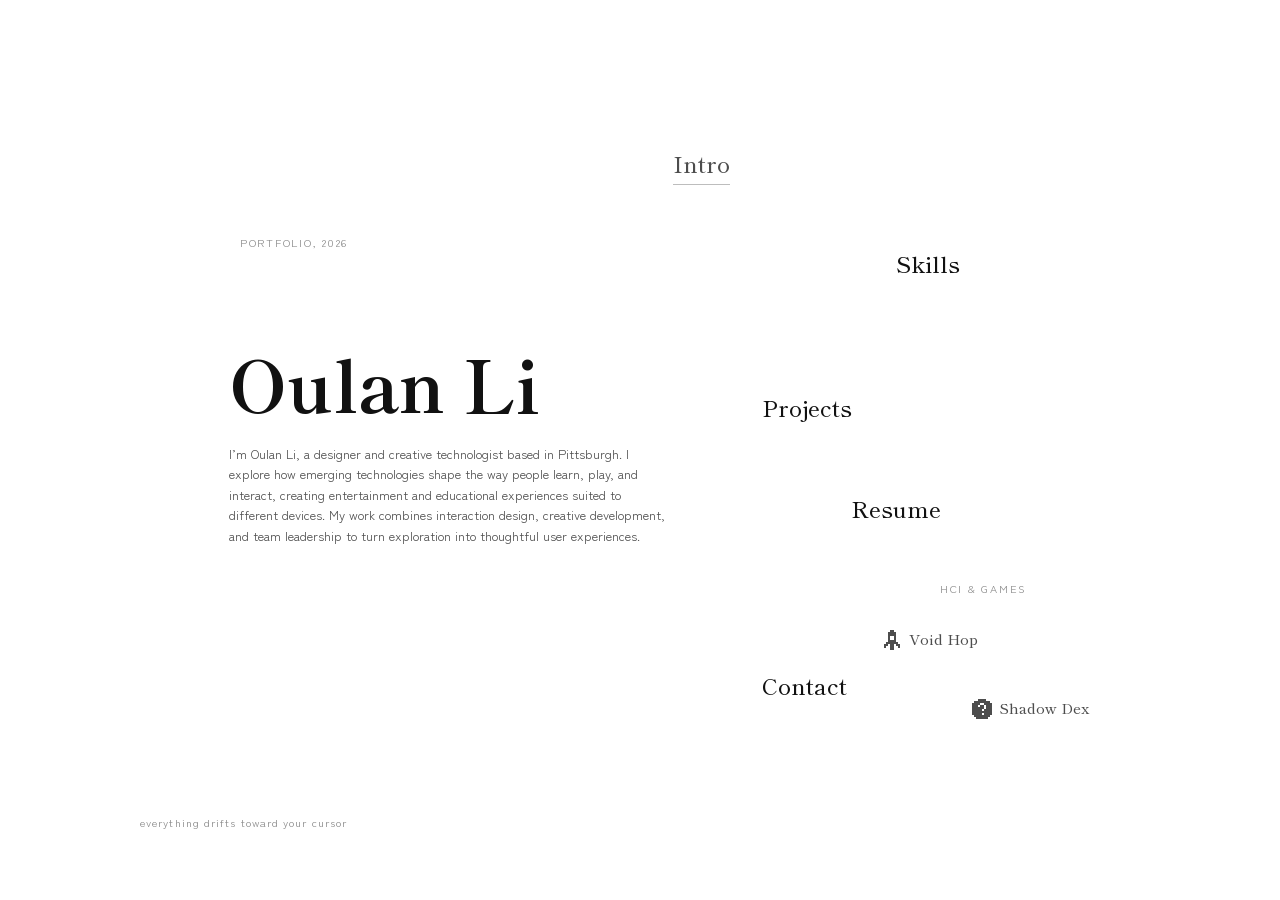
<file: index.html>
<!DOCTYPE html>
<html lang="en">
<head>
<meta charset="UTF-8" />
<meta name="viewport" content="width=device-width, initial-scale=1.0" />
<title>Oulan Li — Designer &amp; Creative Technologist</title>
<meta name="description" content="Portfolio of Oulan Li, a designer and creative technologist based in Pittsburgh, working across interaction design, creative development, and emerging technology." />
<link rel="preconnect" href="https://fonts.googleapis.com">
<link rel="preconnect" href="https://fonts.gstatic.com" crossorigin>
<link href="https://fonts.googleapis.com/css2?family=Shippori+Mincho:wght@400;500;600;700&family=Zen+Kaku+Gothic+New:wght@300;400;500;700&display=swap" rel="stylesheet">
<link rel="stylesheet" href="style.css">
</head>
<body>
<a class="skip-link" href="#main">Skip to content</a>

<main class="hero-main" id="main">
  <section class="hero" id="hero">

    <div class="hero-canvas-wrap">
      <div class="hero-canvas" id="heroCanvas">
        <div class="mag-item mag-tag" id="t1">Portfolio, 2026</div>
        <div class="mag-item mag-tag" id="t2">HCI &amp; Games</div>

        <h1 class="mag-item mag-name" id="magName">Oulan Li</h1>

        <p class="mag-intro-text">I&rsquo;m Oulan Li, a designer and creative technologist based in Pittsburgh. I explore how emerging technologies shape the way people learn, play, and interact, creating entertainment and educational experiences suited to different devices. My work combines interaction design, creative development, and team leadership to turn exploration into thoughtful user experiences.</p>

        <a class="mag-item mag-cat is-current" id="cIntro" href="index.html" aria-current="page">Intro</a>
        <a class="mag-item mag-cat" id="cSkills" href="skills.html">Skills</a>
        <a class="mag-item mag-cat" id="cProjects" href="projects.html">Projects</a>
        <a class="mag-item mag-cat" id="cResume" href="resume.html">Resume</a>
        <a class="mag-item mag-cat" id="cContact" href="contact.html">Contact</a>
        <a class="mag-item mag-game" id="cGame" href="void-hop/"><svg class="pix" viewBox="0 0 10 10" width="20" height="20" aria-hidden="true" focusable="false" shape-rendering="crispEdges"><path fill="currentColor" d="M4 0h2v1h-2zM3 1h4v1h-4zM3 2h4v1h-4zM3 3h1v1h-1zM6 3h1v1h-1zM3 4h1v1h-1zM6 4h1v1h-1zM3 5h4v1h-4zM2 6h6v1h-6zM1 7h2v1h-2zM4 7h2v1h-2zM7 7h2v1h-2zM1 8h1v1h-1zM4 8h2v1h-2zM8 8h1v1h-1zM4 9h2v1h-2z"/></svg>Void Hop</a>
        <a class="mag-item mag-game" id="cGame2" href="shadow-dex/"><svg class="pix" viewBox="0 0 10 10" width="20" height="20" aria-hidden="true" focusable="false" shape-rendering="crispEdges"><path fill="currentColor" d="M3 0h4v1h-4zM1 1h8v1h-8zM0 2h4v1h-4zM6 2h4v1h-4zM0 3h3v1h-3zM4 3h2v1h-2zM7 3h3v1h-3zM0 4h6v1h-6zM7 4h3v1h-3zM0 5h5v1h-5zM6 5h4v1h-4zM0 6h10v1h-10zM0 7h5v1h-5zM6 7h4v1h-4zM1 8h8v1h-8zM2 9h6v1h-6z"/></svg>Shadow Dex</a>
      </div>
      <p class="hero-hint">everything drifts toward your cursor</p>
    </div>

    <div class="hero-mobile">
      <p class="hero-mobile-tag">Portfolio, 2026 &middot; HCI &amp; Games</p>
      <h1 class="hero-mobile-name">Oulan Li</h1>
      <p class="hero-mobile-intro">I&rsquo;m Oulan Li, a designer and creative technologist based in Pittsburgh. I explore how emerging technologies shape the way people learn, play, and interact, creating entertainment and educational experiences suited to different devices. My work combines interaction design, creative development, and team leadership to turn exploration into thoughtful user experiences.</p>
      <nav class="hero-mobile-links" aria-label="Site">
        <a href="skills.html">Skills</a>
        <a href="projects.html">Projects</a>
        <a href="resume.html">Resume</a>
        <a href="contact.html">Contact</a>
        <a href="void-hop/"><svg class="pix" viewBox="0 0 10 10" width="20" height="20" aria-hidden="true" focusable="false" shape-rendering="crispEdges"><path fill="currentColor" d="M4 0h2v1h-2zM3 1h4v1h-4zM3 2h4v1h-4zM3 3h1v1h-1zM6 3h1v1h-1zM3 4h1v1h-1zM6 4h1v1h-1zM3 5h4v1h-4zM2 6h6v1h-6zM1 7h2v1h-2zM4 7h2v1h-2zM7 7h2v1h-2zM1 8h1v1h-1zM4 8h2v1h-2zM8 8h1v1h-1zM4 9h2v1h-2z"/></svg>Void Hop</a>
        <a href="shadow-dex/"><svg class="pix" viewBox="0 0 10 10" width="20" height="20" aria-hidden="true" focusable="false" shape-rendering="crispEdges"><path fill="currentColor" d="M3 0h4v1h-4zM1 1h8v1h-8zM0 2h4v1h-4zM6 2h4v1h-4zM0 3h3v1h-3zM4 3h2v1h-2zM7 3h3v1h-3zM0 4h6v1h-6zM7 4h3v1h-3zM0 5h5v1h-5zM6 5h4v1h-4zM0 6h10v1h-10zM0 7h5v1h-5zM6 7h4v1h-4zM1 8h8v1h-8zM2 9h6v1h-6z"/></svg>Shadow Dex</a>
      </nav>
    </div>

  </section>
</main>

<script src="script.js"></script>
</body>
</html>
</file>
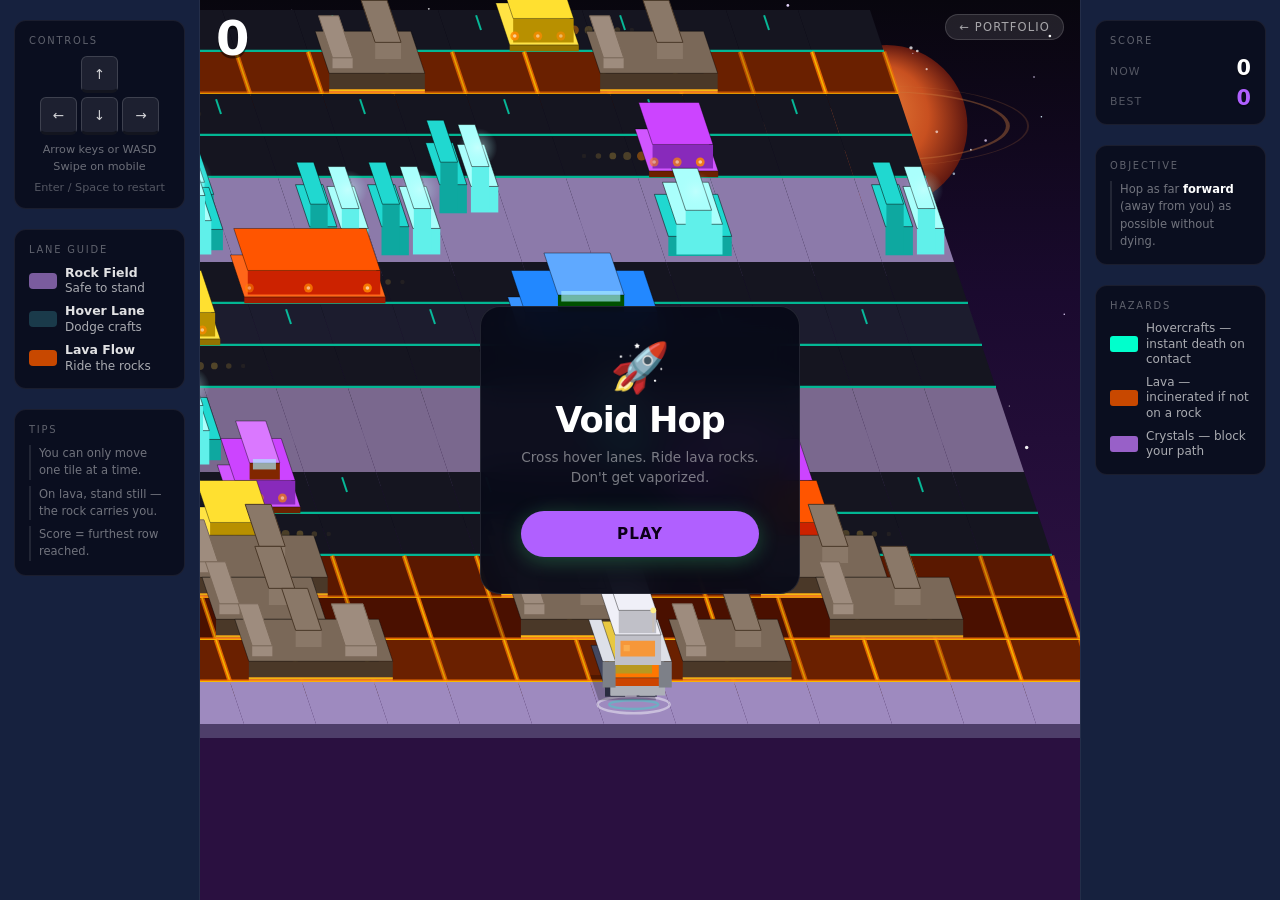
<file: frogger-road/index.html>
<!DOCTYPE html>
<html lang="en">
<head>
  <meta charset="UTF-8" />
  <meta name="viewport" content="width=device-width, initial-scale=1.0" />
  <title>Void Hop — Oulan Li</title>
  <meta name="description" content="Void Hop: a chunky, blocky Crossy Road-style space game built in JavaScript by Oulan Li." />
  <style>
    * { box-sizing: border-box; margin: 0; padding: 0; }

    :root {
      --bg: #16213e;
      --panel: rgba(10,12,28,0.88);
      --accent: #b060ff;
      --ui-font: 'Segoe UI', system-ui, sans-serif;
      --panel-w: 200px;
    }

    body {
      background: var(--bg);
      font-family: var(--ui-font);
      overflow: hidden;
      user-select: none;
      display: grid;
      /* [left-panel] [game] [right-panel] */
      grid-template-columns: var(--panel-w) 1fr var(--panel-w);
      grid-template-rows: 100svh;
    }

    /* ── Game canvas area ──────────────────────────── */
    #game-area {
      position: relative;
      grid-column: 2;
      grid-row: 1;
      overflow: hidden;
    }

    canvas {
      display: block;
      width: 100%;
      height: 100%;
      image-rendering: pixelated;
    }

    /* ── HUD (score + back link, floats over canvas) ── */
    #hud {
      position: absolute;
      top: 0; left: 0; right: 0;
      display: flex;
      justify-content: space-between;
      align-items: flex-start;
      padding: 14px 16px 0;
      z-index: 10;
      pointer-events: none;
    }

    #score-display {
      font-size: clamp(2rem, 5vw, 3rem);
      font-weight: 900;
      color: #fff;
      text-shadow: 0 3px 0 rgba(0,0,0,0.5);
      letter-spacing: -0.02em;
      line-height: 1;
    }

    #back-btn {
      pointer-events: all;
      background: rgba(255,255,255,0.1);
      border: 1px solid rgba(255,255,255,0.15);
      color: rgba(255,255,255,0.6);
      font-family: var(--ui-font);
      font-size: 0.72rem;
      letter-spacing: 0.1em;
      text-transform: uppercase;
      padding: 5px 13px;
      border-radius: 20px;
      cursor: pointer;
      text-decoration: none;
      display: inline-block;
      transition: background 0.2s, color 0.2s;
    }
    #back-btn:hover { background: rgba(255,255,255,0.2); color: #fff; }

    /* ── Side panels ───────────────────────────────── */
    .side-panel {
      grid-row: 1;
      padding: 20px 14px;
      display: flex;
      flex-direction: column;
      gap: 20px;
      overflow: hidden;
    }

    #panel-left  { grid-column: 1; border-right: 1px solid rgba(255,255,255,0.06); }
    #panel-right { grid-column: 3; border-left:  1px solid rgba(255,255,255,0.06); }

    .panel-section {
      background: var(--panel);
      border-radius: 12px;
      padding: 14px;
      border: 1px solid rgba(255,255,255,0.07);
    }

    .panel-heading {
      font-size: 0.62rem;
      letter-spacing: 0.18em;
      text-transform: uppercase;
      color: rgba(255,255,255,0.35);
      margin-bottom: 10px;
    }

    /* ── Controls key display ── */
    .key-grid {
      display: grid;
      grid-template-columns: repeat(3, 1fr);
      gap: 4px;
      width: 100%;
      max-width: 120px;
      margin: 0 auto;
    }
    .key {
      aspect-ratio: 1;
      background: rgba(255,255,255,0.08);
      border: 1px solid rgba(255,255,255,0.15);
      border-bottom: 3px solid rgba(0,0,0,0.35);
      border-radius: 6px;
      display: flex;
      align-items: center;
      justify-content: center;
      font-size: 0.85rem;
      color: rgba(255,255,255,0.8);
    }
    .key.spacer { background: transparent; border: none; }
    .key-label {
      font-size: 0.7rem;
      color: rgba(255,255,255,0.4);
      text-align: center;
      margin-top: 8px;
    }

    /* ── Lane legend ── */
    .legend-item {
      display: flex;
      align-items: center;
      gap: 8px;
      margin-bottom: 7px;
    }
    .legend-item:last-child { margin-bottom: 0; }
    .legend-swatch {
      width: 28px;
      height: 16px;
      border-radius: 4px;
      flex: none;
    }
    .legend-text {
      font-size: 0.75rem;
      color: rgba(255,255,255,0.65);
      line-height: 1.3;
    }
    .legend-text strong {
      display: block;
      color: rgba(255,255,255,0.88);
      font-size: 0.78rem;
    }

    /* ── Tip text ── */
    .tip-line {
      font-size: 0.72rem;
      color: rgba(255,255,255,0.42);
      line-height: 1.5;
      border-left: 2px solid rgba(255,255,255,0.1);
      padding-left: 8px;
    }
    .tip-line + .tip-line { margin-top: 6px; }

    /* ── Score panel (right) ── */
    .stat-row {
      display: flex;
      justify-content: space-between;
      align-items: baseline;
      margin-bottom: 6px;
    }
    .stat-row:last-child { margin-bottom: 0; }
    .stat-label {
      font-size: 0.68rem;
      letter-spacing: 0.1em;
      text-transform: uppercase;
      color: rgba(255,255,255,0.3);
    }
    .stat-value {
      font-size: 1.3rem;
      font-weight: 900;
      color: #fff;
      text-shadow: 0 2px 0 rgba(0,0,0,0.4);
    }
    #panel-best-val { color: var(--accent); }

    /* ── Overlays ────────────────────────────────────── */
    .overlay {
      position: absolute;
      inset: 0;
      display: flex;
      flex-direction: column;
      align-items: center;
      justify-content: center;
      gap: 1rem;
      z-index: 20;
      padding: 2rem;
    }

    .overlay-box {
      background: rgba(8, 10, 24, 0.94);
      backdrop-filter: blur(16px);
      border-radius: 20px;
      padding: 2.25rem 2.5rem;
      text-align: center;
      max-width: 320px;
      width: 100%;
      border: 1px solid rgba(255,255,255,0.1);
    }

    .overlay-emoji {
      font-size: 3rem;
      line-height: 1;
      margin-bottom: 0.5rem;
    }

    .overlay-title {
      font-size: clamp(1.6rem, 5vw, 2.2rem);
      font-weight: 900;
      color: #fff;
      letter-spacing: -0.03em;
      margin-bottom: 0.4rem;
    }

    .overlay-sub {
      font-size: 0.85rem;
      color: rgba(255,255,255,0.45);
      margin-bottom: 1.5rem;
      line-height: 1.5;
    }

    .overlay-score-big {
      font-size: 2.5rem;
      font-weight: 900;
      color: #fff;
      line-height: 1;
      margin-bottom: 0.2rem;
    }
    .overlay-best-line {
      font-size: 0.78rem;
      color: var(--accent);
      margin-bottom: 1.5rem;
      letter-spacing: 0.05em;
    }

    .play-btn {
      background: var(--accent);
      color: #0d0018;
      font-weight: 900;
      font-size: 0.95rem;
      letter-spacing: 0.06em;
      text-transform: uppercase;
      border: none;
      border-radius: 50px;
      padding: 0.85rem 2rem;
      cursor: pointer;
      transition: transform 0.1s, background 0.15s, box-shadow 0.15s;
      font-family: var(--ui-font);
      width: 100%;
      box-shadow: 0 4px 20px rgba(74,222,128,0.3);
    }
    .play-btn:hover {
      background: #86efac;
      transform: scale(1.03);
      box-shadow: 0 6px 28px rgba(74,222,128,0.45);
    }
    .play-btn:active { transform: scale(0.97); }

    .hidden { display: none !important; }

    /* ── Responsive: hide panels on small screens ── */
    @media (max-width: 680px) {
      body {
        grid-template-columns: 1fr;
      }
      #game-area { grid-column: 1; }
      #panel-left, #panel-right { display: none; }
    }
  </style>
</head>
<body>

<!-- ── Left panel: controls + tips ─────────────────────── -->
<aside class="side-panel" id="panel-left">

  <div class="panel-section">
    <div class="panel-heading">Controls</div>
    <div class="key-grid">
      <div class="key spacer"></div>
      <div class="key">↑</div>
      <div class="key spacer"></div>
      <div class="key">←</div>
      <div class="key">↓</div>
      <div class="key">→</div>
    </div>
    <div class="key-label">Arrow keys or WASD</div>
    <div class="key-label" style="margin-top:4px">Swipe on mobile</div>
    <div class="key-label" style="margin-top:8px; color:rgba(255,255,255,0.3)">Enter / Space to restart</div>
  </div>

  <div class="panel-section">
    <div class="panel-heading">Lane Guide</div>
    <div class="legend-item">
      <div class="legend-swatch" style="background:#7a5c9e"></div>
      <div class="legend-text"><strong>Rock Field</strong>Safe to stand</div>
    </div>
    <div class="legend-item">
      <div class="legend-swatch" style="background:#1a3a4a"></div>
      <div class="legend-text"><strong>Hover Lane</strong>Dodge crafts</div>
    </div>
    <div class="legend-item">
      <div class="legend-swatch" style="background:#c84800"></div>
      <div class="legend-text"><strong>Lava Flow</strong>Ride the rocks</div>
    </div>
  </div>

  <div class="panel-section">
    <div class="panel-heading">Tips</div>
    <div class="tip-line">You can only move one tile at a time.</div>
    <div class="tip-line" style="margin-top:6px">On lava, stand still — the rock carries you.</div>
    <div class="tip-line" style="margin-top:6px">Score = furthest row reached.</div>
  </div>

</aside>

<!-- ── Game area ─────────────────────────────────────────── -->
<div id="game-area">
  <div id="hud">
    <div id="score-display">0</div>
    <a id="back-btn" href="../index.html">← Portfolio</a>
  </div>

  <canvas id="canvas"></canvas>

  <!-- Start screen -->
  <div class="overlay" id="start-overlay">
    <div class="overlay-box">
      <div class="overlay-emoji">🚀</div>
      <div class="overlay-title">Void Hop</div>
      <div class="overlay-sub">Cross hover lanes. Ride lava rocks.<br>Don't get vaporized.</div>
      <button class="play-btn" id="start-btn">Play</button>
    </div>
  </div>

  <!-- Game over screen -->
  <div class="overlay hidden" id="dead-overlay">
    <div class="overlay-box">
      <div class="overlay-emoji" id="dead-emoji">💀</div>
      <div class="overlay-title" id="dead-title">Squished</div>
      <div class="overlay-score-big" id="final-score">0</div>
      <div class="overlay-best-line" id="best-score">Best: 0</div>
      <button class="play-btn" id="restart-btn">Try Again</button>
    </div>
  </div>
</div>

<!-- ── Right panel: live score + stats ──────────────────── -->
<aside class="side-panel" id="panel-right">

  <div class="panel-section">
    <div class="panel-heading">Score</div>
    <div class="stat-row">
      <span class="stat-label">Now</span>
      <span class="stat-value" id="panel-score-val">0</span>
    </div>
    <div class="stat-row">
      <span class="stat-label">Best</span>
      <span class="stat-value" id="panel-best-val">0</span>
    </div>
  </div>

  <div class="panel-section">
    <div class="panel-heading">Objective</div>
    <div class="tip-line">Hop as far <strong style="color:#fff">forward</strong> (away from you) as possible without dying.</div>
  </div>

  <div class="panel-section">
    <div class="panel-heading">Hazards</div>
    <div class="legend-item">
      <div class="legend-swatch" style="background:#00ffcc; border-radius:3px"></div>
      <div class="legend-text">Hovercrafts — instant death on contact</div>
    </div>
    <div class="legend-item">
      <div class="legend-swatch" style="background:#c84800; border-radius:3px"></div>
      <div class="legend-text">Lava — incinerated if not on a rock</div>
    </div>
    <div class="legend-item">
      <div class="legend-swatch" style="background:#9860c8; border-radius:3px"></div>
      <div class="legend-text">Crystals — block your path</div>
    </div>
  </div>

</aside>

<script src="game.js"></script>
</body>
</html>
</file>
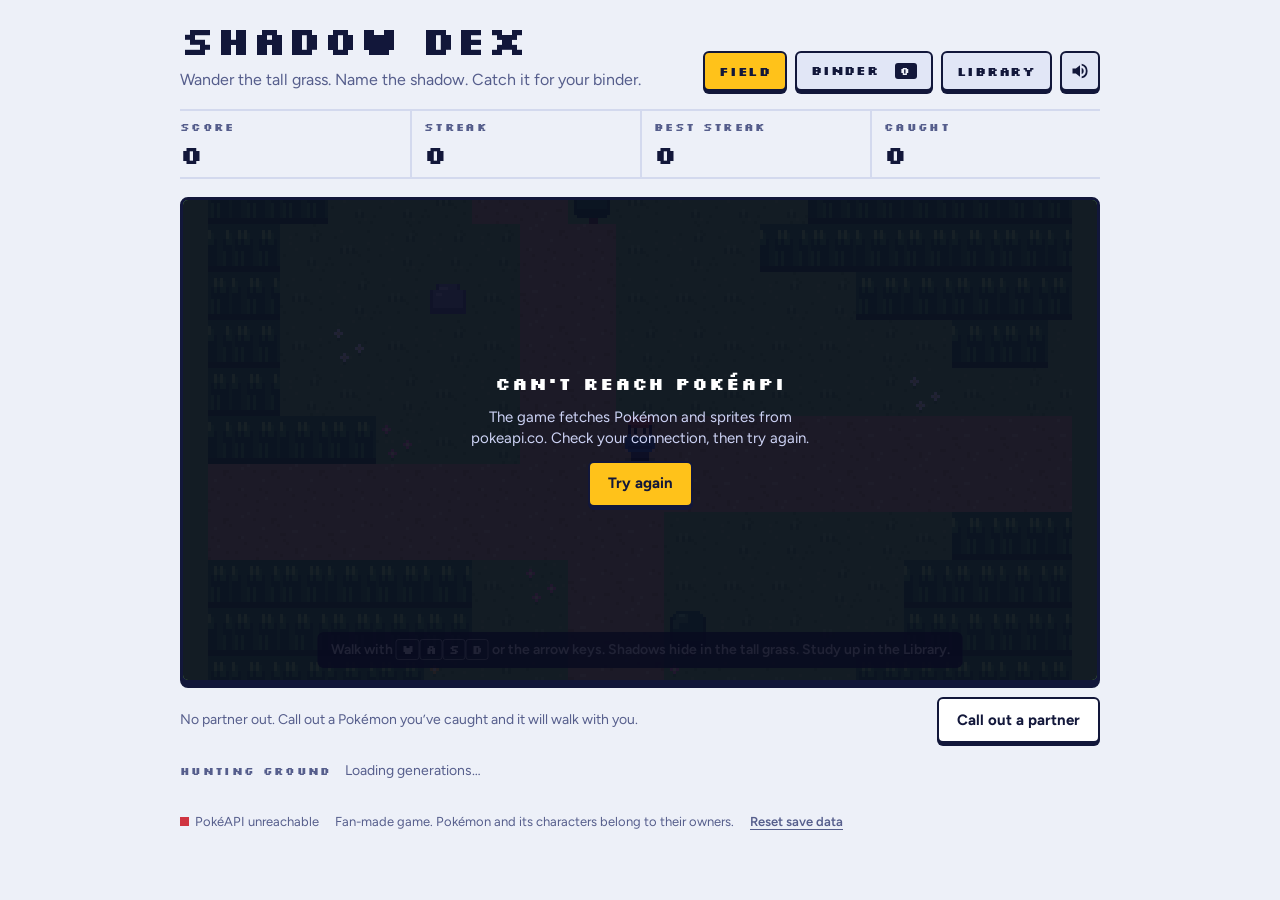
<file: shadow-dex/index.html>
<!doctype html>
<html lang="en">
<head>
<meta charset="utf-8">
<meta name="viewport" content="width=device-width, initial-scale=1, viewport-fit=cover">
<title>Shadow Dex</title>
<link rel="preconnect" href="https://fonts.googleapis.com">
<link rel="preconnect" href="https://fonts.gstatic.com" crossorigin>
<link rel="stylesheet" href="https://fonts.googleapis.com/css2?family=Figtree:wght@400;600;700&family=Silkscreen:wght@400;700&display=swap">
<style>
:root {
  --bg: #EDF0F8;
  --panel: #FFFFFF;
  --ink: #12173A;
  --muted: #565E8C;
  --line: #D3D9EE;
  --chip: #E1E6F6;
  --edge: #12173A;
  --drop: #12173A;
  --accent: #FFC21A;
  --accent-ink: #12173A;
  --good: #0F7A57;
  --bad: #CF3441;
  --warn: #8A5A00;
  --focus: #2D59F2;
  --disp: 'Silkscreen', 'Courier New', ui-monospace, monospace;
  --body: 'Figtree', system-ui, -apple-system, 'Segoe UI', Roboto, sans-serif;
  color-scheme: light;
}
@media (prefers-color-scheme: dark) {
  :root:not([data-theme="light"]) {
    --bg: #0B0F22;
    --panel: #141A35;
    --ink: #E9ECFA;
    --muted: #98A1CF;
    --line: #262E55;
    --chip: #1E2648;
    --edge: #4A56A0;
    --drop: #03050E;
    --good: #3FD69C;
    --bad: #FF7079;
    --warn: #F2B84B;
    --focus: #8FA9FF;
    color-scheme: dark;
  }
}
:root[data-theme="dark"] {
  --bg: #0B0F22;
  --panel: #141A35;
  --ink: #E9ECFA;
  --muted: #98A1CF;
  --line: #262E55;
  --chip: #1E2648;
  --edge: #4A56A0;
  --drop: #03050E;
  --good: #3FD69C;
  --bad: #FF7079;
  --warn: #F2B84B;
  --focus: #8FA9FF;
  color-scheme: dark;
}

* { box-sizing: border-box; }
html { -webkit-text-size-adjust: 100%; }
body {
  margin: 0;
  background: var(--bg);
  color: var(--ink);
  font: 400 16px/1.45 var(--body);
  padding-inline: 16px;
  padding-block: 20px 40px;
  min-height: 100vh;
}
[hidden] { display: none !important; }
button, input { font: inherit; color: inherit; }
button { -webkit-tap-highlight-color: transparent; }
:focus-visible { outline: 3px solid var(--focus); outline-offset: 2px; }
.sr { position: absolute; width: 1px; height: 1px; overflow: hidden; clip: rect(0 0 0 0); white-space: nowrap; }

.app { max-width: 920px; margin-inline: auto; display: grid; gap: 18px; }

/* ---------- header ---------- */
.top { display: flex; flex-wrap: wrap; align-items: flex-end; justify-content: space-between; gap: 14px 24px; }
.top h1 { margin: 0; font: 700 clamp(28px, 6vw, 40px)/1 var(--disp); letter-spacing: .02em; text-transform: uppercase; }
.top p { margin: 8px 0 0; color: var(--muted); }
.tabs { display: flex; flex-wrap: wrap; gap: 8px; align-items: center; }
.tab, .icon-btn, .chip {
  min-height: 40px;
  background: var(--chip); color: var(--ink);
  border: 2px solid var(--edge); border-radius: 6px;
  box-shadow: 0 3px 0 var(--drop);
  cursor: pointer;
  transition: transform .06s, box-shadow .06s;
}
.tab:active, .icon-btn:active, .chip:active { transform: translateY(3px); box-shadow: 0 0 0 var(--drop); }
.tab { padding: 0 14px; font: 700 13px/1 var(--disp); letter-spacing: .06em; text-transform: uppercase; }
.tab[aria-pressed="true"], .chip[aria-pressed="true"] { background: var(--accent); color: var(--accent-ink); }
.tab .count { display: inline-block; min-width: 2em; margin-left: 8px; padding: 3px 5px 2px; background: var(--ink); color: var(--bg); border-radius: 3px; font-size: 11px; text-align: center; }
.tab .count.fresh { background: var(--bad); color: #fff; }
.icon-btn { width: 40px; display: grid; place-items: center; padding: 0; }
.icon-btn svg { width: 20px; height: 20px; fill: currentColor; }
.icon-btn[aria-pressed="true"] { opacity: .65; }
.icon-btn .off { display: none; }
.icon-btn[aria-pressed="true"] .on { display: none; }
.icon-btn[aria-pressed="true"] .off { display: block; }

.label { font: 700 11px/1 var(--disp); letter-spacing: .12em; text-transform: uppercase; color: var(--muted); }

/* ---------- HUD ---------- */
.stats { display: grid; grid-template-columns: repeat(4, minmax(0, 1fr)); border-block: 2px solid var(--line); }
.stat { padding: 11px 10px 10px 0; display: flex; flex-direction: column; justify-content: space-between; gap: 8px; }
.stat + .stat { padding-left: 12px; border-left: 2px solid var(--line); }
.stat .v { display: block; font: 700 clamp(18px, 4.6vw, 26px)/1 var(--disp); font-variant-numeric: tabular-nums; white-space: nowrap; }
.stat .v small { font-size: .6em; color: var(--muted); }
.stat .v.hot { color: var(--good); }
.stat.bump .v { animation: bump .35s ease-out; }

/* ---------- generation chips ---------- */
.gens-head { display: flex; flex-wrap: wrap; align-items: baseline; gap: 4px 14px; margin-bottom: 10px; }
.gens-head .info { font-size: 14px; color: var(--muted); }
.chips { display: flex; flex-wrap: wrap; gap: 8px; }
.chip { min-width: 44px; padding: 0 12px; font: 700 14px/1 var(--disp); letter-spacing: .04em; }

/* ---------- field ---------- */
.field-frame {
  position: relative; overflow: hidden; line-height: 0;
  background: #79C34D;
  border: 3px solid var(--edge); border-radius: 8px;
  box-shadow: 0 5px 0 var(--drop);
}
#field { display: block; margin-inline: auto; image-rendering: pixelated; touch-action: none; }
.field-hint {
  position: absolute; left: 50%; bottom: 12px; translate: -50% 0; z-index: 3;
  width: max-content; max-width: calc(100% - 24px);
  padding: 9px 13px; text-align: center;
  font: 600 14px/1.3 var(--body); color: #fff;
  background: rgba(8,11,32,.84); border-radius: 6px;
  pointer-events: none;
}
.field-hint kbd { font: 700 12px/1 var(--disp); padding: 2px 5px; border: 1.5px solid rgba(255,255,255,.6); border-radius: 3px; }
.field-flash { position: absolute; inset: 0; z-index: 4; background: #fff; opacity: 0; pointer-events: none; }
.field-flash.go { animation: blink3 .6s steps(1) 1; }
.field-error {
  position: absolute; inset: 0; z-index: 5; padding: 24px;
  display: grid; place-content: center; justify-items: center; gap: 12px; text-align: center;
  background: rgba(8,11,32,.9); color: #fff; line-height: 1.4;
}
.field-error h2 { margin: 0; font: 700 18px/1.2 var(--disp); text-transform: uppercase; letter-spacing: .05em; }
.field-error p { margin: 0; max-width: 36ch; font-size: 15px; color: #CDD3F5; }
.field-tools { display: flex; justify-content: space-between; align-items: center; gap: 12px; margin-top: 14px; }

.dpad {
  display: none; margin: 18px auto 0; width: max-content;
  grid-template-columns: repeat(3, 62px); grid-template-rows: repeat(3, 62px); gap: 6px;
  touch-action: none; user-select: none; -webkit-user-select: none;
}
@media (pointer: coarse), (max-width: 720px) { .dpad { display: grid; } }
.dpad button {
  display: grid; place-items: center; padding: 0;
  background: var(--panel); border: 2px solid var(--edge); border-radius: 8px;
  box-shadow: 0 3px 0 var(--drop); touch-action: none;
}
.dpad button.on { transform: translateY(3px); box-shadow: 0 0 0 var(--drop); background: var(--accent); }
.dpad svg { width: 26px; height: 26px; fill: var(--ink); }
.dpad button.on svg { fill: var(--accent-ink); }
.dpad .up { grid-area: 1 / 2; } .dpad .left { grid-area: 2 / 1; }
.dpad .right { grid-area: 2 / 3; } .dpad .down { grid-area: 3 / 2; }

.gens { margin-top: 18px; }

/* ---------- buttons / form bits (shared) ---------- */
.btn {
  display: inline-flex; align-items: center; justify-content: center; gap: 8px;
  min-height: 46px; padding: 0 18px;
  font: 700 15px/1 var(--body);
  background: var(--panel); color: var(--ink);
  border: 2px solid var(--edge); border-radius: 6px;
  box-shadow: 0 3px 0 var(--drop); cursor: pointer;
  transition: transform .06s, box-shadow .06s;
}
.btn:active { transform: translateY(3px); box-shadow: 0 0 0 var(--drop); }
.btn:disabled { opacity: .5; cursor: default; }
.btn:disabled:active { transform: none; box-shadow: 0 3px 0 var(--drop); }
.btn-primary { background: var(--accent); color: var(--accent-ink); }
.btn-block { width: 100%; }
.link { background: none; border: 0; padding: 8px 0; cursor: pointer; color: var(--ink); font-weight: 600; font-size: 14px; text-decoration: underline; text-underline-offset: 3px; }

.type-badge {
  display: inline-block; padding: 4px 7px 3px;
  font: 700 10px/1.1 var(--disp); letter-spacing: .08em; text-transform: uppercase;
  border-radius: 3px; border: 1.5px solid rgba(8,11,32,.55);
}

/* ---------- encounter overlay ---------- */
.enc {
  position: fixed; inset: 0; z-index: 50; overflow-y: auto;
  padding: max(16px, env(safe-area-inset-top, 0px)) 16px max(16px, env(safe-area-inset-bottom, 0px));
  display: grid; justify-items: center; align-content: start;
  background: rgba(6,8,24,.8);
}
.enc:not([hidden]) { animation: iris .55s ease-out both; }
.enc-panel {
  width: min(560px, 100%); margin-block: auto;
  background: var(--bg); border: 3px solid var(--edge); border-radius: 8px;
  box-shadow: 0 6px 0 var(--drop);
}
.enc-stage {
  position: relative; overflow: hidden; isolation: isolate;
  aspect-ratio: 4 / 3; border-bottom: 3px solid var(--edge);
  border-radius: 5px 5px 0 0;
  background: linear-gradient(#6FBDF0 0%, #C6E9FF 62%, #6DBA45 62%, #5AA63A 100%);
}
.enc-sun { position: absolute; z-index: 0; right: 12%; top: 10%; width: 14%; aspect-ratio: 1; background: #FFF3B0; border-radius: 50%; box-shadow: 0 0 0 8px rgba(255,243,176,.35), 0 0 0 20px rgba(255,243,176,.18); }
.enc-ground { position: absolute; z-index: 1; left: 50%; bottom: 22%; width: 56%; height: 9%; translate: -50% 0; background: radial-gradient(closest-side, rgba(10,40,10,.4), rgba(10,40,10,0)); }
.enc-sprite-box { position: absolute; z-index: 3; left: 0; right: 0; bottom: 21%; height: 66%; display: flex; justify-content: center; align-items: flex-end; }
.sprite { display: block; image-rendering: pixelated; transition: filter .7s ease; user-select: none; -webkit-user-drag: none; }
.sprite.shadow { filter: brightness(0); }
.sprite.rise { animation: rise .8s steps(8) .4s both; }
.sprite.pop { animation: pop .55s ease-out; }
.sprite.flee { animation: flee .7s ease-in .9s forwards; }
.enc-tufts { position: absolute; z-index: 4; left: 0; right: 0; bottom: 0; height: 17%; background: var(--tall-url) 0 0 / 40px 40px; image-rendering: pixelated; }
.enc-tufts::before { content: ""; position: absolute; left: 0; right: 0; bottom: 100%; height: 40px; background: var(--tuft-url) 0 0 / 40px 40px repeat-x; image-rendering: pixelated; }
.enc-stage.rustle .enc-tufts { animation: rustle .5s steps(2) 3; }
.enc-flash { position: absolute; z-index: 6; inset: 0; background: #fff; opacity: 0; pointer-events: none; }
.enc-flash.go { animation: flashout .7s ease-out 1; }
.tag { position: absolute; z-index: 5; top: 10px; padding: 6px 9px; font: 700 11px/1 var(--disp); letter-spacing: .1em; text-transform: uppercase; color: #fff; background: rgba(8,11,32,.8); border-radius: 4px; }
.tag b { color: var(--accent); font-weight: 700; font-variant-numeric: tabular-nums; }
.tag-worth { right: 10px; }
.tag-worth.drop b { animation: bump .35s ease-out; }
.tag-rarity { left: 10px; }

.dialog {
  position: relative; margin: 12px 12px 0; padding: 14px 34px 14px 16px; min-height: 84px;
  background: var(--panel); border: 3px solid var(--edge); border-radius: 6px;
  font: 600 17px/1.35 var(--body); cursor: pointer;
}
.dialog .caret { position: absolute; right: 12px; bottom: 12px; width: 0; height: 0; border: 6px solid transparent; border-top-color: var(--ink); border-bottom: 0; animation: blink 1s steps(2) infinite; }
.enc-play { display: grid; gap: 12px; padding: 12px; }
.enc-play[hidden] + .enc-result { padding-top: 12px; }

.clue-grid { display: grid; grid-template-columns: repeat(3, minmax(0, 1fr)); gap: 10px; }
.clue {
  display: flex; flex-direction: column; align-items: flex-start; justify-content: space-between; gap: 10px;
  min-height: 88px; padding: 10px 10px 10px 12px; text-align: left;
  background: var(--panel); border: 2px solid var(--edge); border-radius: 6px;
  box-shadow: 0 3px 0 var(--drop); cursor: pointer;
  transition: transform .06s, box-shadow .06s;
}
button.clue:not(:disabled):active { transform: translateY(3px); box-shadow: 0 0 0 var(--drop); }
.clue:disabled { cursor: default; }
.clue.locked:disabled { opacity: .55; }
.clue.on { background: var(--chip); box-shadow: none; transform: translateY(3px); }
.clue .k { font: 700 11px/1 var(--disp); letter-spacing: .12em; text-transform: uppercase; color: var(--muted); }
.clue .v { display: flex; flex-direction: column; align-items: flex-start; gap: 5px; font-weight: 700; font-size: 15px; line-height: 1.15; min-width: 0; }
.clue .v .big { font: 700 26px/1 var(--disp); }
.clue .v .blanks { font: 700 13px/1 var(--disp); letter-spacing: .12em; color: var(--muted); overflow-wrap: anywhere; }
.clue .cost { font: 700 12px/1 var(--disp); color: var(--muted); }
.clue .ask { display: flex; justify-content: space-between; align-items: baseline; width: 100%; gap: 6px; font-weight: 600; font-size: 14px; }

.guess-row { display: flex; gap: 10px; }
.combo { position: relative; flex: 1; min-width: 0; }
.combo input { width: 100%; height: 46px; padding: 0 14px; background: var(--panel); border: 2px solid var(--edge); border-radius: 6px; font-size: 16px; font-weight: 600; }
.combo input::placeholder { color: var(--muted); font-weight: 400; }
.combo input:disabled { opacity: .55; }
.sugg {
  position: absolute; z-index: 20; left: 0; right: 0; bottom: calc(100% + 6px);
  margin: 0; padding: 4px; list-style: none;
  background: var(--panel); border: 2px solid var(--edge); border-radius: 6px;
  box-shadow: 0 4px 0 var(--drop);
}
.sugg li { padding: 10px 10px; border-radius: 4px; cursor: pointer; font-weight: 600; }
.sugg li[aria-selected="true"], .sugg li:hover { background: var(--accent); color: var(--accent-ink); }
.sugg mark { background: none; color: inherit; text-decoration: underline; text-underline-offset: 3px; text-decoration-thickness: 2px; }
.play-meta { display: flex; flex-wrap: wrap; align-items: center; justify-content: space-between; gap: 10px 12px; }
.tries { display: flex; align-items: center; gap: 8px; }
.tries .pips { display: flex; gap: 5px; }
.tries i { width: 14px; height: 14px; border: 2px solid var(--edge); background: var(--bad); }
.tries i.gone { background: transparent; opacity: .5; }
.msg { min-height: 1.4em; margin: 0; font-size: 15px; font-weight: 600; }
.msg.warn { color: var(--warn); }
.msg.bad { color: var(--bad); }

.enc-result { display: grid; justify-items: center; gap: 12px; padding: 0 12px 14px; }
.enc-result .points { margin: 0; text-align: center; color: var(--muted); font-size: 15px; }
.enc-result .points strong { color: var(--ink); }
.enc-panel[data-phase="card"] .enc-stage { display: none; }
.enc-panel[data-phase="card"] .dialog { margin-top: 14px; }

/* ---------- cards & binder ---------- */
.card {
  --r: #8A97C2; --t1: #D3D9F0; --t2: #8A97C2;
  position: relative; display: flex; flex-direction: column; gap: 6px;
  aspect-ratio: 5 / 7; padding: 8px;
  background: var(--panel); color: var(--ink);
  border: 3px solid var(--r); border-radius: 8px;
  box-shadow: 0 4px 0 var(--drop); overflow: hidden;
}
.card[data-rarity="uncommon"] { --r: #2FA56F; }
.card[data-rarity="rare"] { --r: #4C7CFF; }
.card[data-rarity="legendary"] { --r: #F2B21A; box-shadow: 0 0 0 2px rgba(242,178,26,.4), 0 4px 0 var(--drop); }
.card-top { display: flex; justify-content: space-between; align-items: baseline; gap: 6px; font: 700 11px/1.15 var(--disp); text-transform: uppercase; letter-spacing: .03em; }
.card-top .nm { overflow: hidden; text-overflow: ellipsis; white-space: nowrap; }
.card-top .no { flex: none; color: var(--muted); }
.card-art { flex: 1; min-height: 0; display: grid; place-items: center; overflow: hidden; background: linear-gradient(160deg, var(--t1), var(--t2)); border: 2px solid var(--r); border-radius: 4px; }
.card-art img { display: block; max-width: 100%; max-height: 100%; width: 96px; height: 96px; object-fit: contain; image-rendering: pixelated; }
.card-genus { margin: 0; font-size: 11px; font-weight: 600; color: var(--muted); white-space: nowrap; overflow: hidden; text-overflow: ellipsis; }
.card-types { display: flex; flex-wrap: wrap; gap: 4px; min-height: 20px; }
.card-foot { display: flex; justify-content: space-between; align-items: center; gap: 6px; font: 700 10px/1 var(--disp); letter-spacing: .08em; text-transform: uppercase; }
.card-foot .rar { display: inline-flex; align-items: center; gap: 5px; }
.card-foot .rar i { width: 8px; height: 8px; background: var(--r); border: 1.5px solid var(--edge); }
.card-foot .cnt { color: var(--muted); }
.card .ribbon { position: absolute; top: 24px; left: -2px; z-index: 2; padding: 4px 8px 3px; font: 700 10px/1 var(--disp); letter-spacing: .1em; color: #fff; background: var(--bad); }
.card.holo::after {
  content: ""; position: absolute; inset: 0; pointer-events: none; opacity: .75;
  background: linear-gradient(115deg, transparent 38%, rgba(255,255,255,.65) 47%, rgba(255,220,120,.4) 52%, transparent 62%) 130% 0 / 260% 100% no-repeat;
}
.card[data-rarity="legendary"].holo::after { animation: shine 3.4s ease-in-out infinite; }
.card[data-rarity="rare"].holo:hover::after { animation: shine 1.1s ease-out 1; }
.card.big { width: min(250px, 100%); animation: flip .7s ease-out both; }
.card.big .card-top { font-size: 13px; }
.card.big .card-art img { width: 192px; height: 192px; }
.card.big .card-genus { font-size: 13px; }
.card.big .card-foot { font-size: 11px; }

.binder-head { display: grid; gap: 14px; margin-bottom: 18px; }
.binder-title { display: flex; flex-wrap: wrap; justify-content: space-between; align-items: baseline; gap: 6px 16px; }
.binder-title h2 { margin: 0; font: 700 22px/1.1 var(--disp); text-transform: uppercase; }
.binder-title .info { color: var(--muted); font-size: 14px; }
.progress { height: 14px; background: var(--chip); border: 2px solid var(--edge); border-radius: 4px; overflow: hidden; }
.progress i { display: block; height: 100%; width: 0; background: var(--accent); transition: width .4s ease; }
.binder-tools { display: flex; flex-wrap: wrap; align-items: center; justify-content: space-between; gap: 10px 16px; }
.check { display: inline-flex; align-items: center; gap: 8px; font-size: 14px; font-weight: 600; cursor: pointer; }
.check input { width: 18px; height: 18px; accent-color: var(--accent); }
.binder-grid { display: grid; grid-template-columns: repeat(auto-fill, minmax(148px, 1fr)); gap: 14px; }
.slot {
  aspect-ratio: 5 / 7; display: grid; place-content: center; justify-items: center; gap: 10px;
  border: 2px dashed var(--line); border-radius: 8px; color: var(--muted);
  font: 700 11px/1 var(--disp); letter-spacing: .08em;
}
.slot b { font: 700 34px/1 var(--disp); opacity: .45; }
.empty { grid-column: 1 / -1; padding: 28px 0; text-align: center; color: var(--muted); }

.foot { display: flex; flex-wrap: wrap; gap: 6px 16px; align-items: center; font-size: 13px; color: var(--muted); }
.dot { display: inline-block; width: 9px; height: 9px; margin-right: 6px; background: var(--muted); }
.dot.ok { background: var(--good); }
.dot.err { background: var(--bad); }
.foot .link { font-size: 13px; padding: 4px 0; color: var(--muted); }

/* ---------- library ---------- */
.lib { position: fixed; inset: 0; z-index: 60; display: grid; grid-template-rows: minmax(0, 1fr); justify-items: center; background: rgba(6,8,24,.82); }
.lib:not([hidden]) { animation: iris .4s ease-out both; }
.lib-panel {
  width: min(980px, 100%); min-height: 0; height: 100%; display: flex; flex-direction: column;
  background: var(--bg); border-inline: 3px solid var(--edge);
}
@media (max-width: 720px) { .lib-panel { border-inline: 0; } }
.lib-head { display: flex; justify-content: space-between; align-items: flex-start; gap: 12px; padding: max(16px, env(safe-area-inset-top, 0px)) 16px 12px; }
.lib-head h2 { margin: 0; font: 700 24px/1.1 var(--disp); text-transform: uppercase; }
.lib-head h2:focus { outline: none; }
.lib-sub { margin: 6px 0 0; color: var(--muted); font-size: 14px; }
.lib-tools { display: grid; gap: 12px; padding: 0 16px 14px; border-bottom: 2px solid var(--line); }
.lib-search input {
  width: 100%; height: 46px; padding: 0 14px;
  background: var(--panel); border: 2px solid var(--edge); border-radius: 6px;
  font-size: 16px; font-weight: 600;
}
.lib-search input::placeholder { color: var(--muted); font-weight: 400; }
.lib-body, .lib-detail { flex: 1; min-height: 0; overflow-y: auto; padding: 16px 16px max(28px, env(safe-area-inset-bottom, 0px)); overscroll-behavior: contain; }
.lib-grid { display: grid; grid-template-columns: repeat(auto-fill, minmax(136px, 1fr)); gap: 12px; }
.lib-tile {
  position: relative; display: flex; flex-direction: column; align-items: center; gap: 6px;
  padding: 8px 8px 10px; text-align: center;
  background: var(--panel); border: 2px solid var(--edge); border-radius: 8px;
  box-shadow: 0 3px 0 var(--drop); cursor: pointer;
  transition: transform .06s, box-shadow .06s;
}
.lib-tile:active { transform: translateY(3px); box-shadow: 0 0 0 var(--drop); }
.lib-no { align-self: flex-start; font: 700 10px/1 var(--disp); letter-spacing: .08em; color: var(--muted); }
.lib-img { display: grid; place-items: center; width: 96px; height: 96px; max-width: 100%; }
.lib-img img { display: block; width: 96px; height: 96px; image-rendering: pixelated; }
.lib-img.sk { background: var(--chip); border-radius: 6px; animation: pulse 1.2s ease-in-out infinite; }
.lib-img.none { font: 700 10px/1.3 var(--disp); letter-spacing: .06em; text-transform: uppercase; color: var(--muted); border: 2px dashed var(--line); border-radius: 6px; }
.lib-name { font-weight: 700; font-size: 15px; line-height: 1.2; overflow-wrap: anywhere; }
.lib-types { display: flex; flex-wrap: wrap; justify-content: center; gap: 4px; min-height: 20px; }
.lib-check {
  position: absolute; top: 6px; right: 6px; width: 20px; height: 20px;
  display: grid; place-items: center;
  background: var(--good); border: 2px solid var(--edge); border-radius: 4px;
}
.lib-check::after { content: ""; width: 5px; height: 9px; margin-top: -2px; border: solid #fff; border-width: 0 2.5px 2.5px 0; rotate: 45deg; }
.lib-empty { display: grid; justify-items: center; gap: 14px; padding: 36px 0; text-align: center; color: var(--muted); }
.lib-empty p { margin: 0; max-width: 40ch; }

.det-nav { display: flex; justify-content: space-between; align-items: center; gap: 10px; margin-bottom: 16px; }
.det-nav .pair { display: flex; gap: 8px; }
.det-nav .pair .btn { min-width: 46px; padding: 0 14px; font-size: 22px; }
.det-main { display: grid; gap: 20px; grid-template-columns: minmax(0, 1fr); }
@media (min-width: 720px) { .det-main { grid-template-columns: minmax(0, 360px) minmax(0, 1fr); align-items: start; } }
.det-stage {
  --t1: #D3D9F0; --t2: #8A97C2;
  position: relative; display: grid; place-items: center; aspect-ratio: 1 / 1; overflow: hidden;
  background: linear-gradient(160deg, var(--t1), var(--t2));
  border: 3px solid var(--edge); border-radius: 8px; box-shadow: 0 5px 0 var(--drop);
}
.det-stage img { display: block; width: 288px; max-width: 86%; height: auto; image-rendering: pixelated; position: relative; z-index: 1; }
.det-stage::after { content: ""; position: absolute; left: 50%; bottom: 13%; width: 52%; height: 6%; translate: -50% 0; background: radial-gradient(closest-side, rgba(10,20,40,.3), rgba(10,20,40,0)); }
.det-stage .none { font: 700 12px/1.3 var(--disp); letter-spacing: .08em; text-transform: uppercase; color: rgba(8,11,32,.7); text-align: center; padding: 20px; }
.det-name { margin: 0; font: 700 clamp(26px, 6vw, 34px)/1.1 var(--disp); text-transform: uppercase; overflow-wrap: anywhere; }
.det-no { margin: 8px 0 0; color: var(--muted); font-weight: 600; }
.det-types { display: flex; flex-wrap: wrap; gap: 6px; margin: 14px 0 18px; min-height: 22px; }
.det-types .type-badge { font-size: 12px; padding: 6px 10px 5px; }
.det-list { display: grid; grid-template-columns: max-content minmax(0, 1fr); gap: 10px 18px; margin: 0; padding-top: 16px; border-top: 2px solid var(--line); }
.det-list dt { font: 700 11px/1.5 var(--disp); letter-spacing: .1em; text-transform: uppercase; color: var(--muted); }
.det-list dd { margin: 0; font-weight: 600; }
.det-list .pip { display: inline-block; width: 10px; height: 10px; margin-right: 8px; border: 2px solid var(--edge); background: #8A97C2; }
.det-list .pip[data-r="uncommon"] { background: #2FA56F; }
.det-list .pip[data-r="rare"] { background: #4C7CFF; }
.det-list .pip[data-r="legendary"] { background: #F2B21A; }
.det-list .caught { color: var(--good); }
.det-list .muted { color: var(--muted); font-weight: 400; }

.play-actions { display: flex; gap: 10px; }
@keyframes pulse { 0%, 100% { opacity: .55; } 50% { opacity: 1; } }

/* ---------- partner ---------- */
.field-tools { flex-wrap: wrap; }
.partner-status { display: flex; align-items: center; gap: 12px; flex: 1 1 260px; min-width: 0; font-size: 14px; color: var(--muted); }
.partner-status .thumb { flex: none; display: grid; place-items: center; width: 48px; height: 48px; background: var(--chip); border: 2px solid var(--edge); border-radius: 6px; overflow: hidden; }
.partner-status .thumb img { display: block; width: 44px; height: 44px; object-fit: contain; image-rendering: pixelated; }
.partner-status b { color: var(--ink); }
#field.pat { cursor: pointer; }
.lib-panel.narrow { width: min(780px, 100%); }
.head-actions { display: flex; flex-wrap: wrap; justify-content: flex-end; gap: 8px; }
.lib-tile[aria-pressed="true"] { background: var(--chip); }

/* ---------- motion ---------- */
@keyframes bump { 0% { transform: scale(1); } 40% { transform: scale(1.22); } 100% { transform: scale(1); } }
@keyframes pop { 0% { transform: scale(1); } 35% { transform: scale(1.08); } 100% { transform: scale(1); } }
@keyframes blink { 0%, 100% { opacity: 1; } 50% { opacity: 0; } }
@keyframes blink3 { 0% { opacity: .9; } 25% { opacity: 0; } 50% { opacity: .9; } 75% { opacity: 0; } 100% { opacity: 0; } }
@keyframes iris { from { clip-path: circle(0 at 50% 50%); } to { clip-path: circle(150% at 50% 50%); } }
@keyframes rise { from { transform: translateY(75%); opacity: 0; } to { transform: none; opacity: 1; } }
@keyframes flee { to { transform: translateX(160%); opacity: 0; } }
@keyframes rustle { 0% { transform: translateX(0); } 50% { transform: translateX(-6px); } 100% { transform: translateX(0); } }
@keyframes flashout { from { opacity: .95; } to { opacity: 0; } }
@keyframes shine { from { background-position: 130% 0; } to { background-position: -30% 0; } }
@keyframes flip { from { transform: perspective(700px) rotateY(90deg) scale(.9); opacity: 0; } to { transform: perspective(700px) rotateY(0) scale(1); opacity: 1; } }
@media (pointer: coarse) { .kbd-only { display: none; } }
@media (max-width: 520px) { .enc-stage { aspect-ratio: 1 / 1; } }
@media (prefers-reduced-motion: reduce) {
  *, *::before, *::after { animation: none !important; transition: none !important; }
}
</style>
</head>
<body data-view="field">
<noscript>Shadow Dex needs JavaScript to fetch Pokémon from PokéAPI.</noscript>

<div class="app" id="app">
  <header class="top">
    <div>
      <h1>Shadow Dex</h1>
      <p>Wander the tall grass. Name the shadow. Catch it for your binder.</p>
    </div>
    <nav class="tabs" aria-label="Views">
      <button class="tab" id="tabField" type="button" aria-pressed="true">Field</button>
      <button class="tab" id="tabBinder" type="button" aria-pressed="false">Binder <span class="count" id="binderCount">0</span></button>
      <button class="tab" id="tabLibrary" type="button" aria-pressed="false" aria-haspopup="dialog">Library</button>
      <button class="icon-btn" id="mute" type="button" aria-pressed="false" aria-label="Sound effects">
        <svg class="on" viewBox="0 0 24 24" aria-hidden="true"><path d="M3 9v6h4l5 4V5L7 9H3zm13.5 3a4.5 4.5 0 0 0-2.5-4v8a4.5 4.5 0 0 0 2.5-4zM14 3.2v2.1a7 7 0 0 1 0 13.4v2.1a9 9 0 0 0 0-17.6z"/></svg>
        <svg class="off" viewBox="0 0 24 24" aria-hidden="true"><path d="M3 9v6h4l5 4V5L7 9H3zm12.6 3 2.4-2.4-1.4-1.4L14.2 10.6 11.8 8.2 10.4 9.6 12.8 12l-2.4 2.4 1.4 1.4 2.4-2.4 2.4 2.4 1.4-1.4L15.6 12z" transform="translate(2 0)"/></svg>
      </button>
    </nav>
  </header>

  <section class="hud" aria-label="Score">
    <div class="stats">
      <div class="stat" id="statScore"><span class="label">Score</span><span class="v" id="score">0</span></div>
      <div class="stat" id="statStreak"><span class="label">Streak</span><span class="v" id="streak">0</span></div>
      <div class="stat" id="statBest"><span class="label">Best streak</span><span class="v" id="bestStreak">0</span></div>
      <div class="stat" id="statCaught"><span class="label">Caught</span><span class="v" id="caughtStat">0</span></div>
    </div>
  </section>

  <main>
    <section id="viewField" aria-label="Field">
      <div class="field-frame" id="frame">
        <canvas id="field" role="img" aria-label="Top-down grass field. Walk your trainer into the tall grass to find hidden Pokémon."></canvas>
        <div class="field-hint" id="fieldHint"><span class="kbd-only">Walk with <kbd>W</kbd><kbd>A</kbd><kbd>S</kbd><kbd>D</kbd> or the arrow keys.</span> Shadows hide in the tall grass. Study up in the Library.</div>
        <div class="field-flash" id="fieldFlash"></div>
        <div class="field-error" id="fieldError" hidden>
          <h2>Can’t reach PokéAPI</h2>
          <p id="fieldErrorText">The game fetches Pokémon and sprites from pokeapi.co. Check your connection, then try again.</p>
          <button class="btn btn-primary" id="retry" type="button">Try again</button>
        </div>
      </div>
      <div class="field-tools">
        <div class="partner-status" id="partnerStatus" aria-live="polite">
          <span class="thumb" id="partnerThumb" hidden></span>
          <span id="partnerText"></span>
        </div>
        <button class="btn" id="partnerBtn" type="button" aria-haspopup="dialog">Call out a partner</button>
      </div>
      <div class="dpad" id="dpad" aria-label="Walk controls">
        <button class="up" type="button" data-dir="up" aria-label="Walk up"><svg viewBox="0 0 24 24"><path d="M12 5l8 12H4z"/></svg></button>
        <button class="left" type="button" data-dir="left" aria-label="Walk left"><svg viewBox="0 0 24 24"><path d="M5 12l12-8v16z"/></svg></button>
        <button class="right" type="button" data-dir="right" aria-label="Walk right"><svg viewBox="0 0 24 24"><path d="M19 12L7 4v16z"/></svg></button>
        <button class="down" type="button" data-dir="down" aria-label="Walk down"><svg viewBox="0 0 24 24"><path d="M12 19L4 7h16z"/></svg></button>
      </div>
      <div class="gens">
        <div class="gens-head">
          <span class="label">Hunting ground</span>
          <span class="info" id="genInfo">Loading generations…</span>
        </div>
        <div class="chips" id="chips" role="group" aria-label="Generation to hunt in"></div>
      </div>
    </section>

    <section id="viewBinder" aria-label="Binder" hidden>
      <div class="binder-head">
        <div class="binder-title"><h2>Binder</h2><span class="info" id="binderInfo"></span></div>
        <div class="progress" role="progressbar" aria-label="Binder completion" aria-valuemin="0" aria-valuemax="100" aria-valuenow="0" id="binderBar"><i id="binderFill"></i></div>
        <div class="binder-tools">
          <div class="chips" id="binderChips" role="group" aria-label="Filter binder by generation"></div>
          <label class="check"><input type="checkbox" id="onlyCaught"> Caught only</label>
        </div>
      </div>
      <div class="binder-grid" id="binderGrid"></div>
    </section>
  </main>

  <footer class="foot">
    <span><i class="dot" id="netDot"></i><span id="netText">Connecting to PokéAPI…</span></span>
    <span>Fan-made game. Pokémon and its characters belong to their owners.</span>
    <button class="link" id="resetSave" type="button">Reset save data</button>
  </footer>
</div>

<div class="enc" id="enc" hidden role="dialog" aria-modal="true" aria-labelledby="encTitle">
  <div class="enc-panel" id="encPanel" data-phase="intro">
    <h2 class="sr" id="encTitle">A shadow appeared</h2>
    <div class="enc-stage" id="encStage">
      <div class="enc-sun"></div>
      <div class="enc-ground"></div>
      <span class="tag tag-worth" id="worthTag">Worth <b id="worth">100</b></span>
      <div class="enc-sprite-box" id="spriteBox">
        <img class="sprite shadow" id="encSprite" alt="Black silhouette of a hidden Pokémon" hidden>
      </div>
      <div class="enc-tufts"></div>
      <div class="enc-flash" id="encFlash"></div>
    </div>
    <div class="dialog" id="encText" role="status" aria-live="polite"><span id="encTextInner"></span><i class="caret" aria-hidden="true"></i></div>

    <div class="enc-play" id="encPlay">
      <div class="clue-grid">
        <button class="clue locked" type="button" data-hint="type" disabled></button>
        <button class="clue locked" type="button" data-hint="first" disabled></button>
        <button class="clue locked" type="button" data-hint="len" disabled></button>
      </div>
      <form id="guessForm" autocomplete="off" novalidate>
        <div class="guess-row">
          <div class="combo">
            <input id="guess" type="text" role="combobox" aria-label="Pokémon name" aria-autocomplete="list" aria-expanded="false" aria-controls="sugg" autocomplete="off" autocapitalize="off" autocorrect="off" spellcheck="false" placeholder="Type its name…" disabled>
            <ul class="sugg" id="sugg" role="listbox" aria-label="Matching Pokémon" hidden></ul>
          </div>
          <button class="btn btn-primary" id="guessBtn" type="submit" disabled>Catch</button>
        </div>
      </form>
      <div class="play-meta">
        <div class="tries" id="triesBox" aria-label="Tries left">
          <span class="label">Tries</span>
          <span class="pips" id="pips"><i></i><i></i><i></i></span>
        </div>
        <div class="play-actions">
          <button class="btn" id="encLib" type="button">Library</button>
          <button class="btn" id="run" type="button" disabled>Run away</button>
        </div>
      </div>
      <p class="msg" id="msg" role="status" aria-live="polite"></p>
    </div>

    <div class="enc-result" id="encResult" hidden>
      <div id="cardSlot"></div>
      <p class="points" id="encPoints"></p>
      <button class="btn btn-primary btn-block" id="encContinue" type="button">Back to the grass</button>
    </div>
  </div>
</div>

<div class="lib" id="lib" hidden role="dialog" aria-modal="true" aria-labelledby="libTitle">
  <div class="lib-panel">
    <header class="lib-head" id="libHead">
      <div>
        <h2 id="libTitle" tabindex="-1">Library</h2>
        <p class="lib-sub" id="libInfo">Every Pokémon’s look and name. Study any time.</p>
      </div>
      <button class="btn" id="libClose" type="button">Close</button>
    </header>
    <div class="lib-tools" id="libTools">
      <label class="lib-search"><span class="sr">Search by name or number</span>
        <input id="libSearch" type="search" placeholder="Search by name or number…" autocomplete="off" autocapitalize="off" spellcheck="false" enterkeyhint="search">
      </label>
      <div class="chips" id="libChips" role="group" aria-label="Filter library by generation"></div>
    </div>
    <div class="lib-body" id="libBody">
      <div class="lib-grid" id="libGrid"></div>
      <div class="lib-empty" id="libEmpty" hidden><p id="libEmptyText"></p><button class="btn" id="libEmptyBtn" type="button" hidden>Search all generations</button></div>
    </div>
    <div class="lib-detail" id="libDetail" hidden>
      <div class="det-nav">
        <button class="btn" id="detBack" type="button">&larr; Back to list</button>
        <div class="pair">
          <button class="btn" id="detPrev" type="button" aria-label="Previous Pokémon">&lsaquo;</button>
          <button class="btn" id="detNext" type="button" aria-label="Next Pokémon">&rsaquo;</button>
        </div>
      </div>
      <div class="det-main" id="detMain"></div>
    </div>
  </div>
</div>

<div class="lib" id="pick" hidden role="dialog" aria-modal="true" aria-labelledby="pickTitle">
  <div class="lib-panel narrow">
    <header class="lib-head">
      <div>
        <h2 id="pickTitle" tabindex="-1">Call out</h2>
        <p class="lib-sub" id="pickInfo">Pick a Pokémon you’ve caught. It will walk beside you.</p>
      </div>
      <div class="head-actions">
        <button class="btn" id="pickRecall" type="button" hidden>Recall</button>
        <button class="btn" id="pickClose" type="button">Close</button>
      </div>
    </header>
    <div class="lib-body" id="pickBody">
      <div class="lib-grid" id="pickGrid"></div>
      <div class="lib-empty" id="pickEmpty" hidden><p>You haven’t caught anything yet. Walk into the tall grass, name a shadow, and come back to call it out.</p><button class="btn btn-primary" id="pickEmptyBtn" type="button">Back to the field</button></div>
    </div>
  </div>
</div>

<script>
(() => {
  'use strict';

  /* =====================================================================
     Constants & shared state
     ===================================================================== */
  const API = 'https://pokeapi.co/api/v2';
  const TILE = 16, MAP_W = 48, MAP_H = 34, MOVE_MS = 170;
  const BASE = 100, FLOOR = 20, TRIES = 3, WRONG_COST = 20, STREAK_BONUS = 5, STREAK_CAP = 10;
  const COST = { type: 25, first: 25, len: 15 };
  const STORE = 'shadowdex.v2';
  const REDUCED = window.matchMedia && matchMedia('(prefers-reduced-motion: reduce)').matches;

  const RARITY = {
    common:    { label: 'Common',    bonus: 0 },
    uncommon:  { label: 'Uncommon',  bonus: 25 },
    rare:      { label: 'Rare',      bonus: 50 },
    legendary: { label: 'Legendary', bonus: 100 }
  };
  const rarityOf = (rate, legendary) => legendary ? 'legendary' : rate >= 150 ? 'common' : rate >= 75 ? 'uncommon' : 'rare';

  const $ = (id) => document.getElementById(id);
  const clamp = (v, a, b) => Math.min(b, Math.max(a, v));
  const randInt = (a, b) => a + Math.floor(Math.random() * (b - a + 1));
  const sleep = (ms) => new Promise((r) => setTimeout(r, ms));
  const plural = (n, w) => `${n} ${n === 1 ? w : (w === 'try' ? 'tries' : w + 's')}`;
  const pad = (n) => String(n).padStart(4, '0');
  const cap = (s) => s.charAt(0).toUpperCase() + s.slice(1);

  const state = {
    gens: [], genId: 'all', pool: [], deck: [], noSprite: new Set(),
    basicCache: new Map(),         // species id -> Promise<{sprite, types}>
    speciesCache: new Map(),       // species id -> Promise<{rate, legendary, name, genus}|null>
    infoCache: new Map(),          // species id -> Promise<info|null> (needs a pixel sprite)
    libOpen: false,
    partnerId: null,
    ready: null,                   // Promise<{sp, info}> for the next encounter
    view: 'field', binderGen: 'all',
    score: 0, streak: 0, bestStreak: 0,
    caught: {},                    // id -> {id,name,types,sprite,rarity,genus,count,first,isNew}
    seenHint: false, stepsLeft: 4,
    suggestions: [], active: -1,
    enc: null
  };

  /* ---------- persistence (best effort) ---------- */
  function loadSaved() { try { return JSON.parse(localStorage.getItem(STORE)) || {}; } catch (e) { return {}; } }
  function save() {
    try {
      localStorage.setItem(STORE, JSON.stringify({
        score: state.score, bestStreak: state.bestStreak, gen: state.genId, muted: audio.muted,
        caught: state.caught, seenHint: state.seenHint
      }));
    } catch (e) { /* storage unavailable: keep playing without saving */ }
  }

  /* =====================================================================
     Sound (tiny synthesized 8-bit effects)
     ===================================================================== */
  const audio = { ctx: null, muted: false };
  function actx() {
    if (audio.muted) return null;
    if (!audio.ctx) {
      const C = window.AudioContext || window.webkitAudioContext;
      if (!C) return null;
      try { audio.ctx = new C(); } catch (e) { return null; }
    }
    if (audio.ctx.state === 'suspended') audio.ctx.resume().catch(() => {});
    return audio.ctx;
  }
  function tone(freq, start, dur, type, vol, slideTo) {
    const c = actx(); if (!c) return;
    const t0 = c.currentTime + start;
    const o = c.createOscillator(), g = c.createGain();
    o.type = type || 'square';
    o.frequency.setValueAtTime(freq, t0);
    if (slideTo) o.frequency.exponentialRampToValueAtTime(slideTo, t0 + dur);
    g.gain.setValueAtTime(vol || 0.04, t0);
    g.gain.exponentialRampToValueAtTime(0.0001, t0 + dur);
    o.connect(g); g.connect(c.destination);
    o.start(t0); o.stop(t0 + dur + 0.03);
  }
  function rustle(vol) {
    const c = actx(); if (!c) return;
    const len = Math.floor(c.sampleRate * 0.07);
    const buf = c.createBuffer(1, len, c.sampleRate), d = buf.getChannelData(0);
    for (let i = 0; i < len; i++) d[i] = (Math.random() * 2 - 1) * (1 - i / len);
    const s = c.createBufferSource(), f = c.createBiquadFilter(), g = c.createGain();
    f.type = 'highpass'; f.frequency.value = 2400; g.gain.value = vol || 0.05;
    s.buffer = buf; s.connect(f); f.connect(g); g.connect(c.destination); s.start();
  }
  const sfx = {
    step()  { rustle(0.035); },
    alert() { tone(988, 0, 0.08, 'square', 0.05); tone(1319, 0.09, 0.12, 'square', 0.05); },
    appear() { [523, 659, 784, 1047, 784, 1047, 1319].forEach((f, i) => tone(f, i * 0.07, 0.09, 'square', 0.045)); },
    hint()  { tone(880, 0, 0.06, 'square', 0.035); },
    miss()  { tone(190, 0, 0.2, 'sawtooth', 0.05, 90); },
    catch() { [523, 659, 784, 1047].forEach((f, i) => tone(f, i * 0.09, 0.12, 'square', 0.05)); tone(1319, 0.4, 0.4, 'triangle', 0.06); },
    flee()  { tone(640, 0, 0.4, 'square', 0.045, 140); },
    tap()   { tone(660, 0, 0.04, 'square', 0.03); },
    callout() { [659, 880, 1175, 1568].forEach((f, i) => tone(f, i * 0.06, 0.09, 'square', 0.04)); },
    recall()  { tone(1100, 0, 0.22, 'square', 0.04, 260); },
    happy()   { tone(880, 0, 0.07, 'square', 0.04); tone(1319, 0.08, 0.14, 'square', 0.045); }
  };

  /* =====================================================================
     Pixel art, generated in code (16x16 tiles)
     ===================================================================== */
  function mk(w, h) {
    const c = document.createElement('canvas'); c.width = w || 16; c.height = h || 16;
    const g = c.getContext('2d'); g.imageSmoothingEnabled = false;
    return [c, g];
  }
  function rng32(seed) {
    return function () {
      seed |= 0; seed = seed + 0x6D2B79F5 | 0;
      let t = Math.imul(seed ^ seed >>> 15, 1 | seed);
      t = t + Math.imul(t ^ t >>> 7, 61 | t) ^ t;
      return ((t ^ t >>> 14) >>> 0) / 4294967296;
    };
  }
  const T = { GRASS: 0, TALL: 1, PATH: 2, TREE: 3, WATER: 4, ROCK: 5, FLOWER: 6 };

  function fillBase(g, col) { g.fillStyle = col; g.fillRect(0, 0, 16, 16); }
  function speckle(g, r, cols, n) {
    for (let i = 0; i < n; i++) { g.fillStyle = cols[Math.floor(r() * cols.length)]; g.fillRect(Math.floor(r() * 16), Math.floor(r() * 16), 1, 1); }
  }
  function makeGrass(seed) {
    const [c, g] = mk(); const r = rng32(seed);
    fillBase(g, '#79C34D'); speckle(g, r, ['#69B341', '#69B341', '#8ED05F'], 16);
    for (let i = 0; i < 2; i++) {
      const x = 1 + Math.floor(r() * 12), y = 3 + Math.floor(r() * 11);
      g.fillStyle = '#5FA639'; g.fillRect(x, y, 1, 2); g.fillRect(x + 2, y, 1, 2);
      g.fillStyle = '#93D866'; g.fillRect(x + 1, y - 1, 1, 2);
    }
    return c;
  }
  function makeTall(f) {
    const [c, g] = mk();
    fillBase(g, '#3E8E3F');
    [0, 4, 8, 12].forEach((bx, i) => {
      const x = bx + (f ? (i % 2 ? 1 : -1) : (i % 2 ? -1 : 1));
      g.fillStyle = '#2B7434'; g.fillRect(x, 5, 4, 11);
      g.fillStyle = '#57B04B'; g.fillRect(x + 1, 3, 2, 4); g.fillRect(x, 9, 1, 5);
      g.fillStyle = '#A5E86A'; g.fillRect(x + 1, 2, 1, 3);
    });
    g.fillStyle = '#24602D'; g.fillRect(0, 14, 16, 2);
    return c;
  }
  function makeTuft() {   // blade tips on a transparent top edge (encounter foreground)
    const [c, g] = mk();
    g.fillStyle = '#3E8E3F'; g.fillRect(0, 8, 16, 8);
    [0, 4, 8, 12].forEach((bx, i) => {
      const top = 2 + (i % 2) * 3;
      g.fillStyle = '#2B7434'; g.fillRect(bx, top + 2, 4, 14 - top);
      g.fillStyle = '#57B04B'; g.fillRect(bx + 1, top, 2, 5);
      g.fillStyle = '#A5E86A'; g.fillRect(bx + 1, top - 1, 1, 3);
    });
    return c;
  }
  function makePath(seed) {
    const [c, g] = mk(); const r = rng32(seed);
    fillBase(g, '#D8B36E'); speckle(g, r, ['#C69C55', '#C69C55', '#E8CB8B'], 18);
    return c;
  }
  function makeTree() {
    const [c, g] = mk();
    fillBase(g, '#79C34D');
    g.fillStyle = '#6B4A2B'; g.fillRect(7, 12, 3, 4);
    g.fillStyle = '#1F5E2C'; g.fillRect(2, 3, 12, 10); g.fillRect(3, 2, 10, 12); g.fillRect(4, 1, 8, 13);
    g.fillStyle = '#2E7D3B'; g.fillRect(3, 2, 10, 9); g.fillRect(4, 1, 8, 10);
    g.fillStyle = '#4FA653'; g.fillRect(4, 2, 4, 3); g.fillRect(3, 4, 2, 3);
    g.fillStyle = '#7ED27F'; g.fillRect(5, 2, 2, 1);
    return c;
  }
  function makeWater(f) {
    const [c, g] = mk();
    fillBase(g, '#3E9BE0');
    g.fillStyle = '#8CCBF5';
    const o = f ? 4 : 0;
    g.fillRect(2 + o, 4, 5, 1); g.fillRect(9 - o, 10, 5, 1); g.fillRect(1 + o, 13, 3, 1);
    g.fillStyle = '#2F86C9'; g.fillRect(8 - o, 3, 3, 1); g.fillRect(3 + o, 8, 3, 1);
    return c;
  }
  function makeRock() {
    const [c, g] = mk();
    fillBase(g, '#79C34D');
    g.fillStyle = '#5E667A'; g.fillRect(2, 6, 12, 8); g.fillRect(4, 4, 8, 10);
    g.fillStyle = '#8A93A6'; g.fillRect(3, 6, 10, 6); g.fillRect(5, 4, 6, 3);
    g.fillStyle = '#B5BDCC'; g.fillRect(5, 5, 3, 1); g.fillRect(4, 7, 2, 1);
    return c;
  }
  function makeFlower(seed, col) {
    const [c, g] = mk(); const r = rng32(seed);
    fillBase(g, '#79C34D'); speckle(g, r, ['#69B341', '#8ED05F'], 12);
    [[3, 4], [10, 9], [5, 12]].forEach(([x, y]) => {
      g.fillStyle = '#5FA639'; g.fillRect(x, y + 1, 1, 2);
      g.fillStyle = col; g.fillRect(x - 1, y, 3, 1); g.fillRect(x, y - 1, 1, 3);
      g.fillStyle = '#FFF6B0'; g.fillRect(x, y, 1, 1);
    });
    return c;
  }

  function makeTrainer(dir, frame) {
    if (dir === 'right') {
      const [c, g] = mk(); const src = makeTrainer('left', frame);
      g.translate(16, 0); g.scale(-1, 1); g.drawImage(src, 0, 0); return c;
    }
    const [c, g] = mk();
    const R = (x, y, w, h, col) => { g.fillStyle = col; g.fillRect(x, y, w, h); };
    const CAP = '#E8543A', CAPD = '#B93A24', SKIN = '#F2C79F', HAIR = '#2B2233', JK = '#2F63B5', JKD = '#244C8C';
    const PANT = '#3A3F58', SHOE = '#1E1E2A', PACK = '#F2B01E', PACKD = '#C98A0C';
    R(3, 14, 10, 2, 'rgba(20,40,10,.28)');
    if (dir === 'down' || dir === 'up') {
      const hl = frame === 1 ? 2 : 3, hr = frame === 2 ? 2 : 3;
      R(5, 11, 3, hl, PANT); R(5, 11 + hl, 3, 1, SHOE);
      R(8, 11, 3, hr, PANT); R(8, 11 + hr, 3, 1, SHOE);
      R(4, 6, 8, 6, JK); R(4, 10, 8, 1, JKD);
      R(3, 7, 1, 4, JK); R(12, 7, 1, 4, JK);
      R(3, 11, 1, 1, SKIN); R(12, 11, 1, 1, SKIN);
      if (dir === 'down') {
        R(5, 1, 6, 6, SKIN);
        R(4, 0, 8, 3, CAP); R(4, 3, 8, 1, CAPD);
        R(4, 3, 1, 3, HAIR); R(11, 3, 1, 3, HAIR);
        R(6, 4, 1, 2, '#222'); R(9, 4, 1, 2, '#222');
      } else {
        R(5, 7, 6, 5, PACK); R(5, 11, 6, 1, PACKD);
        R(5, 1, 6, 6, HAIR); R(4, 0, 8, 4, CAP); R(4, 4, 8, 1, CAPD);
      }
    } else {
      const b = frame === 2 ? 1 : 0;
      R(4 + (frame === 1 ? -1 : 0), 11, 3, 3, PANT); R(4 + (frame === 1 ? -1 : 0), 14, 3, 1, SHOE);
      R(8 + (frame === 2 ? 1 : 0), 11, 3, 3, PANT); R(8 + (frame === 2 ? 1 : 0), 14, 3, 1, SHOE);
      R(5, 6, 7, 6, JK); R(5, 10, 7, 1, JKD);
      R(11, 7, 3, 4, PACK); R(11, 10, 3, 1, PACKD);
      R(6, 7, 3, 4, JKD); R(6, 11 - b, 2, 1, SKIN);
      R(4, 1, 7, 6, SKIN);
      R(4, 0, 8, 3, CAP); R(2, 3, 5, 1, CAPD);
      R(10, 3, 1, 3, HAIR);
      R(5, 4, 1, 2, '#222');
    }
    return c;
  }

  const TILES = {
    grass: [makeGrass(11), makeGrass(23)],
    tall: [makeTall(0), makeTall(1)],
    path: [makePath(5), makePath(9)],
    tree: makeTree(),
    water: [makeWater(0), makeWater(1)],
    rock: makeRock(),
    flower: [makeFlower(3, '#FFFFFF'), makeFlower(8, '#FF8FB1'), makeFlower(15, '#FFD23F')]
  };
  const TRAINER = {};
  ['down', 'up', 'left', 'right'].forEach((d) => { TRAINER[d] = [0, 1, 2].map((f) => makeTrainer(d, f)); });
  const TUFT = makeTuft();
  document.documentElement.style.setProperty('--tall-url', `url(${TILES.tall[0].toDataURL()})`);
  document.documentElement.style.setProperty('--tuft-url', `url(${TUFT.toDataURL()})`);

  /* =====================================================================
     The map (same field every visit)
     ===================================================================== */
  const map = new Uint8Array(MAP_W * MAP_H);
  const variant = new Uint8Array(MAP_W * MAP_H);
  let START = { x: 24, y: 17 };
  (function buildMap() {
    const rng = rng32(20260919);
    const at = (x, y) => map[y * MAP_W + x];
    const set = (x, y, t) => { if (x >= 0 && y >= 0 && x < MAP_W && y < MAP_H) map[y * MAP_W + x] = t; };
    map.fill(T.GRASS);
    for (let i = 0; i < variant.length; i++) variant[i] = rng() < 0.5 ? 0 : 1;
    const sx = 24, sy = 17;
    // forest border
    for (let y = 0; y < MAP_H; y++) for (let x = 0; x < MAP_W; x++) {
      const d = Math.min(x, y, MAP_W - 1 - x, MAP_H - 1 - y);
      if (d < 2 || (d < 4 && rng() < 0.55)) set(x, y, T.TREE);
    }
    // two dirt paths crossing near the start
    let py = sy;
    for (let x = 2; x < MAP_W - 2; x++) {
      if (rng() < 0.25) py = clamp(py + (rng() < 0.5 ? -1 : 1), sy - 3, sy + 2);
      set(x, py, T.PATH); set(x, py + 1, T.PATH);
      if (x === sx) START = { x: sx, y: py };
    }
    let px = sx;
    for (let y = 2; y < MAP_H - 2; y++) {
      if (rng() < 0.25) px = clamp(px + (rng() < 0.5 ? -1 : 1), sx - 3, sx + 2);
      set(px, y, T.PATH); set(px + 1, y, T.PATH);
    }
    // tall grass patches: a couple close to the start, the rest scattered
    const patches = [
      { x: sx + 7, y: sy - 5, r: 4.2 }, { x: sx - 8, y: sy + 5, r: 4.6 },
      { x: sx + 9, y: sy + 6, r: 3.6 }, { x: sx - 9, y: sy - 6, r: 3.4 }
    ];
    for (let i = 0; i < 9; i++) {
      const p = { x: 6 + Math.floor(rng() * (MAP_W - 12)), y: 6 + Math.floor(rng() * (MAP_H - 12)), r: 2.6 + rng() * 2.8 };
      if (Math.hypot(p.x - sx, p.y - sy) > 6) patches.push(p);
    }
    patches.forEach((p) => {
      for (let y = Math.floor(p.y - p.r - 2); y <= Math.ceil(p.y + p.r + 2); y++) for (let x = Math.floor(p.x - p.r - 2); x <= Math.ceil(p.x + p.r + 2); x++) {
        if (x < 3 || y < 3 || x >= MAP_W - 3 || y >= MAP_H - 3) continue;
        const d = Math.hypot((x - p.x), (y - p.y) * 1.1) + (rng() - 0.5) * 1.6;
        if (d < p.r && at(x, y) === T.GRASS) set(x, y, T.TALL);
      }
    });
    // a pond
    const pond = { x: sx - 13, y: sy - 8, r: 3.2 };
    for (let y = pond.y - 5; y <= pond.y + 5; y++) for (let x = pond.x - 5; x <= pond.x + 5; x++) {
      if (Math.hypot(x - pond.x, y - pond.y) + (rng() - 0.5) < pond.r && at(x, y) !== T.PATH) set(x, y, T.WATER);
    }
    // scenery on open grass, leaving the start area clear
    for (let y = 4; y < MAP_H - 4; y++) for (let x = 4; x < MAP_W - 4; x++) {
      if (at(x, y) !== T.GRASS || Math.hypot(x - sx, y - sy) < 4) continue;
      const r = rng();
      if (r < 0.04) set(x, y, T.TREE); else if (r < 0.055) set(x, y, T.ROCK); else if (r < 0.15) set(x, y, T.FLOWER);
    }
  })();
  const BLOCKED = new Set([T.TREE, T.WATER, T.ROCK]);
  const tileAt = (x, y) => (x < 0 || y < 0 || x >= MAP_W || y >= MAP_H) ? T.TREE : map[y * MAP_W + x];
  const walkable = (x, y) => !BLOCKED.has(tileAt(x, y));

  /* =====================================================================
     The field: input, movement, drawing
     ===================================================================== */
  const canvas = $('field'), ctx = canvas.getContext('2d');
  const frame = $('frame');
  const field = { lock: false, bang: 0, scale: 2, leaves: [], hearts: [], sparks: [], cam: { x: 0, y: 0 } };
  const DIRS = { up: [0, -1], down: [0, 1], left: [-1, 0], right: [1, 0] };
  const player = { tx: START.x, ty: START.y, x: START.x * TILE, y: START.y * TILE, dir: 'down', moving: false, from: null, to: null, t: 0, alt: 0 };
  const held = [];   // most recent direction last

  const KEYS = { ArrowUp: 'up', KeyW: 'up', ArrowDown: 'down', KeyS: 'down', ArrowLeft: 'left', KeyA: 'left', ArrowRight: 'right', KeyD: 'right' };
  function press(d) { const i = held.indexOf(d); if (i >= 0) held.splice(i, 1); held.push(d); }
  function release(d) { const i = held.indexOf(d); if (i >= 0) held.splice(i, 1); }
  const heldDir = () => held[held.length - 1];

  window.addEventListener('keydown', (e) => {
    const d = KEYS[e.code];
    if (!d || e.metaKey || e.ctrlKey || e.altKey) return;
    if (state.view !== 'field' || state.enc || state.libOpen) return;
    const t = e.target;
    if (t && (t.tagName === 'INPUT' || t.tagName === 'TEXTAREA' || t.isContentEditable)) return;
    e.preventDefault();
    if (!e.repeat) press(d);
  });
  window.addEventListener('keyup', (e) => { const d = KEYS[e.code]; if (d) release(d); });
  window.addEventListener('blur', () => { held.length = 0; });

  const dpad = $('dpad');
  dpad.querySelectorAll('button').forEach((b) => {
    const d = b.dataset.dir;
    const down = (e) => { e.preventDefault(); try { b.setPointerCapture(e.pointerId); } catch (x) { /* ignore */ } press(d); b.classList.add('on'); };
    const up = () => { release(d); b.classList.remove('on'); };
    b.addEventListener('pointerdown', down);
    b.addEventListener('pointerup', up);
    b.addEventListener('pointercancel', up);
    b.addEventListener('lostpointercapture', up);
    b.addEventListener('contextmenu', (e) => e.preventDefault());
  });

  function layoutCanvas() {
    const w = frame.clientWidth - 6;   // minus borders
    if (w <= 0) return;
    const scale = w >= 560 ? 3 : 2;
    const cols = clamp(Math.floor(w / (TILE * scale)), 7, 19);
    const rows = clamp(Math.floor((window.innerHeight * 0.56) / (TILE * scale)), 7, 12);
    field.scale = scale;
    if (canvas.width !== cols * TILE || canvas.height !== rows * TILE) { canvas.width = cols * TILE; canvas.height = rows * TILE; }
    canvas.style.width = cols * TILE * scale + 'px';
    canvas.style.height = rows * TILE * scale + 'px';
  }
  window.addEventListener('resize', layoutCanvas);
  if (window.ResizeObserver) new ResizeObserver(layoutCanvas).observe(frame);

  function spawnLeaves(tx, ty) {
    for (let i = 0; i < 5; i++) field.leaves.push({ x: tx * TILE + 8 + (Math.random() - .5) * 8, y: ty * TILE + 10, vx: (Math.random() - .5) * 40, vy: -20 - Math.random() * 30, life: 0.45 + Math.random() * 0.2 });
  }

  function update(dt) {
    field.leaves = field.leaves.filter((l) => (l.life -= dt / 1000) > 0);
    field.leaves.forEach((l) => { l.x += l.vx * dt / 1000; l.y += l.vy * dt / 1000; l.vy += 90 * dt / 1000; });
    updatePartner(dt); updateFx(dt);
    if (field.lock) return;
    if (player.moving) {
      player.t += dt;
      const p = Math.min(1, player.t / MOVE_MS);
      player.x = (player.from.x + (player.to.x - player.from.x) * p) * TILE;
      player.y = (player.from.y + (player.to.y - player.from.y) * p) * TILE;
      if (p < 1) return;
      const over = player.t - MOVE_MS;
      player.moving = false; player.tx = player.to.x; player.ty = player.to.y;
      player.x = player.tx * TILE; player.y = player.ty * TILE;
      arrive();
      if (field.lock) return;
      tryStep(over);
    } else {
      tryStep(0);
    }
  }
  function tryStep(carry) {
    const d = heldDir();
    if (!d) return;
    player.dir = d;
    const nx = player.tx + DIRS[d][0], ny = player.ty + DIRS[d][1];
    if (!walkable(nx, ny)) return;
    player.moving = true; player.from = { x: player.tx, y: player.ty }; player.to = { x: nx, y: ny };
    player.t = Math.min(carry, MOVE_MS * 0.5); player.alt ^= 1;
    partnerStep(player.from, player.t);
  }

  function arrive() {
    if (tileAt(player.tx, player.ty) !== T.TALL) return;
    spawnLeaves(player.tx, player.ty);
    sfx.step();
    if (!state.seenHint) { state.seenHint = true; $('fieldHint').hidden = true; save(); }
    state.stepsLeft--;
    if (state.stepsLeft > 1 && Math.random() < 0.035) state.stepsLeft = 0;   // occasionally sooner than expected
    if (state.stepsLeft <= 0) triggerEncounter();
  }

  function render(now) {
    const vw = canvas.width, vh = canvas.height;
    ctx.imageSmoothingEnabled = false;
    const camX = clamp(Math.round(player.x + 8 - vw / 2), 0, Math.max(0, MAP_W * TILE - vw));
    const camY = clamp(Math.round(player.y + 8 - vh / 2), 0, Math.max(0, MAP_H * TILE - vh));
    const x0 = Math.floor(camX / TILE), y0 = Math.floor(camY / TILE);
    const x1 = Math.min(MAP_W - 1, Math.floor((camX + vw - 1) / TILE)), y1 = Math.min(MAP_H - 1, Math.floor((camY + vh - 1) / TILE));
    const sway = Math.floor(now / 450) & 1, wat = Math.floor(now / 650) & 1;
    for (let ty = y0; ty <= y1; ty++) for (let tx = x0; tx <= x1; tx++) {
      const i = ty * MAP_W + tx, v = variant[i];
      let img;
      switch (map[i]) {
        case T.TALL: img = TILES.tall[sway ^ ((tx + ty) & 1)]; break;
        case T.PATH: img = TILES.path[v]; break;
        case T.TREE: img = TILES.tree; break;
        case T.WATER: img = TILES.water[wat]; break;
        case T.ROCK: img = TILES.rock; break;
        case T.FLOWER: img = TILES.flower[(tx * 7 + ty * 3) % 3]; break;
        default: img = TILES.grass[v];
      }
      ctx.drawImage(img, tx * TILE - camX, ty * TILE - camY);
    }
    field.cam.x = camX; field.cam.y = camY;
    const partnerFirst = !!partner.sprite && partner.y <= player.y;
    if (partnerFirst) drawPartner(camX, camY);
    // trainer
    const step = player.moving ? (player.alt ? 1 : 2) : 0;
    const px = Math.round(player.x - camX), py = Math.round(player.y - camY);
    ctx.drawImage(TRAINER[player.dir][step], px, py);
    if (partner.sprite && !partnerFirst) drawPartner(camX, camY);
    // tall grass covers the trainer's feet
    const feet = player.moving ? [player.from, player.to] : [{ x: player.tx, y: player.ty }];
    feet.forEach((f) => {
      if (tileAt(f.x, f.y) !== T.TALL) return;
      ctx.drawImage(TILES.tall[sway ^ ((f.x + f.y) & 1)], 0, 10, 16, 6, f.x * TILE - camX, f.y * TILE - camY + 10, 16, 6);
    });
    drawPartnerGrass(camX, camY, sway);
    // leaves
    ctx.fillStyle = '#A5E86A';
    field.leaves.forEach((l) => ctx.fillRect(Math.round(l.x - camX), Math.round(l.y - camY), 2, 2));
    drawFx(camX, camY);
    // "!" bubble
    if (field.bang) {
      const bx = px + 3, by = py - 12;
      ctx.fillStyle = '#12173A'; ctx.fillRect(bx, by, 10, 12);
      ctx.fillStyle = '#FFFFFF'; ctx.fillRect(bx + 1, by + 1, 8, 10);
      ctx.fillStyle = '#E8543A'; ctx.fillRect(bx + 4, by + 2, 2, 5); ctx.fillRect(bx + 4, by + 8, 2, 2);
    }
  }

  let lastT = 0;
  function loop(now) {
    const dt = Math.min(64, now - (lastT || now)); lastT = now;
    if (state.view === 'field' && !document.hidden) {
      if (!state.enc && !state.libOpen) update(dt);
      render(now);
    }
    requestAnimationFrame(loop);
  }


  /* =====================================================================
     PokéAPI data
     ===================================================================== */
  function norm(s) {
    return String(s).toLowerCase().normalize('NFD').replace(/[̀-ͯ]/g, '')
      .replace(/♀/g, 'f').replace(/♂/g, 'm').replace(/[^a-z0-9]/g, '');
  }
  const NAME_FIXES = {
    'mr-mime': 'Mr. Mime', 'mime-jr': 'Mime Jr.', 'mr-rime': 'Mr. Rime',
    'nidoran-f': 'Nidoran♀', 'nidoran-m': 'Nidoran♂',
    'farfetchd': 'Farfetch’d', 'sirfetchd': 'Sirfetch’d',
    'type-null': 'Type: Null', 'ho-oh': 'Ho-Oh', 'porygon-z': 'Porygon-Z',
    'jangmo-o': 'Jangmo-o', 'hakamo-o': 'Hakamo-o', 'kommo-o': 'Kommo-o',
    'flabebe': 'Flabébé',
    'wo-chien': 'Wo-Chien', 'chien-pao': 'Chien-Pao', 'ting-lu': 'Ting-Lu', 'chi-yu': 'Chi-Yu'
  };
  function prettyName(slug) {
    if (NAME_FIXES[slug]) return NAME_FIXES[slug];
    return slug.split('-').map(cap).join(' ');
  }
  const idFromUrl = (url) => Number((String(url).match(/\/(\d+)\/?$/) || [])[1]);

  async function getJSON(url) {
    const ctl = new AbortController();
    const timer = setTimeout(() => ctl.abort(), 15000);
    try {
      const res = await fetch(url, { signal: ctl.signal });
      if (!res.ok) throw new Error('HTTP ' + res.status);
      return await res.json();
    } finally { clearTimeout(timer); }
  }
  function preload(src) {
    return new Promise((resolve, reject) => {
      const img = new Image();
      img.onload = () => resolve(img);
      img.onerror = () => reject(new Error('sprite failed to load'));
      img.src = src;
    });
  }

  const TYPE_COLORS = {
    normal: '#A8A77A', fire: '#EE8130', water: '#6390F0', electric: '#F7D02C', grass: '#7AC74C', ice: '#96D9D6',
    fighting: '#C22E28', poison: '#A33EA1', ground: '#E2BF65', flying: '#A98FF3', psychic: '#F95587', bug: '#A6B91A',
    rock: '#B6A136', ghost: '#735797', dragon: '#6F35FC', dark: '#705746', steel: '#B7B7CE', fairy: '#D685AD',
    stellar: '#5FB7A8'
  };
  function textOn(hex) {
    const n = parseInt(hex.slice(1), 16);
    const lin = (c) => { c /= 255; return c <= 0.03928 ? c / 12.92 : Math.pow((c + 0.055) / 1.055, 2.4); };
    const L = 0.2126 * lin(n >> 16) + 0.7152 * lin((n >> 8) & 255) + 0.0722 * lin(n & 255);
    return L > 0.36 ? '#12173A' : '#FFFFFF';
  }
  function mix(a, b, p) {
    const A = parseInt(a.slice(1), 16), B = parseInt(b.slice(1), 16);
    const ch = (s) => Math.round(((A >> s) & 255) * (1 - p) + ((B >> s) & 255) * p);
    return '#' + [16, 8, 0].map((s) => ch(s).toString(16).padStart(2, '0')).join('');
  }
  function typeBadge(t) {
    const b = document.createElement('span');
    const bg = TYPE_COLORS[t] || '#888888';
    b.className = 'type-badge'; b.textContent = t;
    b.style.background = bg; b.style.color = textOn(bg);
    return b;
  }

  function setNet(kind, text) { $('netDot').className = 'dot' + (kind ? ' ' + kind : ''); $('netText').textContent = text; }
  function showFieldError(text) {
    if (text) $('fieldErrorText').textContent = text;
    $('fieldError').hidden = false;
    setNet('err', 'PokéAPI unreachable');
  }

  /* ---------- generations, deck, per-Pokémon info ---------- */
  function poolFor(id) {
    return id === 'all' ? state.gens.flatMap((g) => g.species) : (state.gens.find((g) => String(g.id) === String(id)) || { species: [] }).species;
  }
  function buildChips(container, current, onPick) {
    container.textContent = '';
    const make = (id, label, title) => {
      const b = document.createElement('button');
      b.type = 'button'; b.className = 'chip'; b.textContent = label; b.dataset.gen = id; b.title = title;
      b.setAttribute('aria-label', title);
      b.setAttribute('aria-pressed', String(String(id) === String(current)));
      b.addEventListener('click', () => onPick(id));
      container.appendChild(b);
    };
    make('all', 'All', 'All generations');
    state.gens.forEach((g) => make(g.id, g.label, `Generation ${g.label}${g.region ? ' (' + g.region + ')' : ''}`));
  }
  function markChips(container, current) {
    Array.from(container.children).forEach((b) => b.setAttribute('aria-pressed', String(b.dataset.gen === String(current))));
  }
  function describeGen() {
    if (state.genId === 'all') { $('genInfo').textContent = `All generations · ${state.pool.length.toLocaleString()} Pokémon`; return; }
    const g = state.gens.find((x) => String(x.id) === String(state.genId));
    $('genInfo').textContent = g ? `Generation ${g.label}${g.region ? ' · ' + g.region : ''} · ${state.pool.length} Pokémon` : '';
  }
  function setGen(id) {
    state.genId = String(id) === 'all' ? 'all' : Number(id);
    state.pool = poolFor(state.genId);
    state.deck = []; state.ready = null;
    markChips($('chips'), state.genId);
    describeGen(); save(); renderHud(); warm();
  }

  function draw() {
    for (let guard = 0; guard < state.pool.length + 2; guard++) {
      if (!state.deck.length) {
        state.deck = state.pool.slice();
        for (let i = state.deck.length - 1; i > 0; i--) {
          const j = Math.floor(Math.random() * (i + 1));
          [state.deck[i], state.deck[j]] = [state.deck[j], state.deck[i]];
        }
      }
      const sp = state.deck.pop();
      if (sp && !state.noSprite.has(sp.id)) return sp;
    }
    return null;
  }
  function getBasic(sp) {
    if (!state.basicCache.has(sp.id)) {
      const p = (async () => {
        const d = await getJSON(`${API}/pokemon/${sp.id}`);
        const sprite = (d.sprites && d.sprites.front_default) || null;     // classic pixel-art sprite
        if (sprite) await preload(sprite);
        const types = (d.types || []).slice().sort((x, y) => x.slot - y.slot).map((t) => t.type.name);
        return { sprite, types };
      })();
      p.catch(() => state.basicCache.delete(sp.id));
      state.basicCache.set(sp.id, p);
    }
    return state.basicCache.get(sp.id);
  }
  function getSpecies(sp) {
    if (!state.speciesCache.has(sp.id)) {
      const p = getJSON(`${API}/pokemon-species/${sp.id}`).then((s) => {
        const en = Array.isArray(s.names) ? s.names.find((n) => n.language && n.language.name === 'en') : null;
        const gn = Array.isArray(s.genera) ? s.genera.find((n) => n.language && n.language.name === 'en') : null;
        return { rate: Number.isFinite(s.capture_rate) ? s.capture_rate : 120, legendary: !!(s.is_legendary || s.is_mythical), name: en ? en.name : null, genus: gn ? gn.genus : '' };
      }).catch(() => { state.speciesCache.delete(sp.id); return null; });
      state.speciesCache.set(sp.id, p);
    }
    return state.speciesCache.get(sp.id);
  }
  function getInfo(sp) {
    if (!state.infoCache.has(sp.id)) {
      const p = (async () => {
        const [b, s] = await Promise.all([getBasic(sp), getSpecies(sp)]);
        if (!b.sprite) return null;
        const rate = s ? s.rate : 120, legendary = s ? s.legendary : false;
        return { sprite: b.sprite, types: b.types, rate, legendary, rarity: rarityOf(rate, legendary), name: (s && s.name) || sp.name, genus: s ? s.genus : '' };
      })();
      p.catch(() => state.infoCache.delete(sp.id));
      state.infoCache.set(sp.id, p);
    }
    return state.infoCache.get(sp.id);
  }
  // Rarer Pokémon (low capture_rate) are less likely to be accepted, so they appear less often.
  async function makeEncounter() {
    let chosen = null, last = null, fails = 0;
    for (let i = 0; i < 14 && !chosen; i++) {
      const sp = draw(); if (!sp) break;
      let info;
      try { info = await getInfo(sp); } catch (e) { if (++fails >= 4) throw e; continue; }
      if (!info) { state.noSprite.add(sp.id); continue; }
      last = { sp, info };
      if (Math.random() < clamp(info.rate / 255, 0.08, 1)) chosen = last;
    }
    chosen = chosen || last;
    if (!chosen) throw new Error('no encounter available');
    return chosen;
  }
  function warm() {
    if (state.ready || !state.pool.length) return;
    const pr = makeEncounter();
    state.ready = pr;
    pr.catch(() => { if (state.ready === pr) state.ready = null; });
  }

  /* =====================================================================
     HUD
     ===================================================================== */
  function renderHud(bump) {
    $('score').textContent = state.score.toLocaleString();
    $('streak').textContent = state.streak;
    $('streak').classList.toggle('hot', state.streak >= 3);
    $('bestStreak').textContent = state.bestStreak;
    const inPool = state.pool.filter((s) => state.caught[s.id]).length;
    const cs = $('caughtStat'); cs.textContent = String(inPool);
    if (state.pool.length) { const sm = document.createElement('small'); sm.textContent = '/' + state.pool.length; cs.appendChild(sm); }
    const all = Object.values(state.caught);
    const bc = $('binderCount'); bc.textContent = all.length; bc.classList.toggle('fresh', all.some((c) => c.isNew));
    (bump || []).forEach((id) => { if (!id) return; const s = $(id); s.classList.remove('bump'); void s.offsetWidth; s.classList.add('bump'); });
  }

  /* =====================================================================
     Cards & binder
     ===================================================================== */
  function makeCard(c, opts) {
    opts = opts || {};
    const el = document.createElement('article');
    el.className = 'card' + (opts.big ? ' big' : '') + (c.rarity === 'rare' || c.rarity === 'legendary' ? ' holo' : '');
    el.dataset.rarity = c.rarity;
    const base = TYPE_COLORS[c.types[0]] || '#8A97C2';
    el.style.setProperty('--t1', mix(base, '#FFFFFF', 0.62));
    el.style.setProperty('--t2', mix(base, '#FFFFFF', 0.12));
    const top = document.createElement('div'); top.className = 'card-top';
    const nm = document.createElement('span'); nm.className = 'nm'; nm.textContent = c.name; nm.title = c.name;
    const no = document.createElement('span'); no.className = 'no'; no.textContent = '#' + pad(c.id);
    top.append(nm, no);
    const art = document.createElement('div'); art.className = 'card-art';
    const img = document.createElement('img'); img.src = c.sprite; img.alt = c.name; img.loading = opts.big ? 'eager' : 'lazy';
    art.appendChild(img);
    const genus = document.createElement('p'); genus.className = 'card-genus'; genus.textContent = c.genus || '';
    const types = document.createElement('div'); types.className = 'card-types';
    c.types.forEach((t) => types.appendChild(typeBadge(t)));
    const foot = document.createElement('div'); foot.className = 'card-foot';
    const rar = document.createElement('span'); rar.className = 'rar';
    const pip = document.createElement('i'); rar.append(pip, RARITY[c.rarity].label);
    const cnt = document.createElement('span'); cnt.className = 'cnt'; cnt.textContent = c.count > 1 ? '×' + c.count : '';
    foot.append(rar, cnt);
    el.append(top, art, genus, types, foot);
    if (opts.ribbon && c.isNew) { const r = document.createElement('span'); r.className = 'ribbon'; r.textContent = 'NEW'; el.appendChild(r); }
    return el;
  }
  function makeSlot(id) {
    const s = document.createElement('div'); s.className = 'slot';
    const n = document.createElement('span'); n.textContent = '#' + pad(id);
    const q = document.createElement('b'); q.textContent = '?'; q.setAttribute('aria-hidden', 'true');
    s.setAttribute('aria-label', 'Not caught yet, number ' + id);
    s.append(q, n);
    return s;
  }
  function renderBinder() {
    const grid = $('binderGrid');
    const caughtAll = Object.values(state.caught);
    let list;
    if (state.gens.length) list = state.binderGen === 'all' ? state.gens.flatMap((g) => g.species) : poolFor(state.binderGen);
    else list = caughtAll.sort((a, b) => a.id - b.id).map((c) => ({ id: c.id }));
    const got = list.filter((s) => state.caught[s.id]).length;
    $('binderInfo').textContent = state.gens.length
      ? `${got} of ${list.length.toLocaleString()} caught` + (state.binderGen === 'all' ? '' : ' in this generation')
      : `${caughtAll.length} caught (connect to PokéAPI to see empty slots)`;
    const pct = list.length ? Math.round(got / list.length * 100) : 0;
    $('binderFill').style.width = pct + '%';
    $('binderBar').setAttribute('aria-valuenow', String(pct));
    const only = $('onlyCaught').checked;
    const frag = document.createDocumentFragment();
    list.forEach((sp) => {
      const c = state.caught[sp.id];
      if (c) frag.appendChild(makeCard(c, { ribbon: true })); else if (!only) frag.appendChild(makeSlot(sp.id));
    });
    if (!frag.childNodes.length) {
      const e = document.createElement('p'); e.className = 'empty';
      e.textContent = 'Nothing here yet. Walk into the tall grass and catch your first Pokémon.';
      frag.appendChild(e);
    }
    grid.replaceChildren(frag);
    // "NEW" ribbons show once, then clear
    let cleared = false;
    caughtAll.forEach((c) => { if (c.isNew) { c.isNew = false; cleared = true; } });
    if (cleared) { save(); renderHud(); }
  }

  /* =====================================================================
     Encounters
     ===================================================================== */
  const E = {
    root: $('enc'), panel: $('encPanel'), stage: $('encStage'), sprite: $('encSprite'), box: $('spriteBox'),
    text: $('encTextInner'), dialog: $('encText'), play: $('encPlay'), result: $('encResult'),
    cardSlot: $('cardSlot'), points: $('encPoints'), cont: $('encContinue'), flash: $('encFlash'),
    worth: $('worth'), worthTag: $('worthTag'), guess: $('guess'), guessBtn: $('guessBtn'), form: $('guessForm'),
    sugg: $('sugg'), pips: $('pips'), run: $('run'), msg: $('msg'),
    clues: Array.from(document.querySelectorAll('.clue')), typer: null, typeDone: null, token: 0
  };

  async function triggerEncounter() {
    field.lock = true; held.length = 0;
    field.bang = 1; sfx.alert();
    await sleep(REDUCED ? 200 : 650);
    field.bang = 0;
    const fl = $('fieldFlash'); fl.classList.remove('go'); void fl.offsetWidth; fl.classList.add('go');
    await sleep(REDUCED ? 0 : 520);
    if (!state.gens.length || !state.pool.length) { field.lock = false; state.stepsLeft = randInt(3, 8); showFieldError(); return; }
    let pick = null;
    try {
      warm();
      pick = await state.ready;
      if (pick && !state.pool.some((s) => s.id === pick.sp.id)) pick = await makeEncounter();
    } catch (e) { pick = null; }
    if (!pick) {
      state.ready = null; field.lock = false; state.stepsLeft = randInt(3, 8);
      showFieldError('Couldn’t fetch a Pokémon from PokéAPI. Check your connection, then try again.');
      return;
    }
    state.ready = null;
    openEncounter(pick);
  }

  function say(text) {
    clearInterval(E.typer); E.typeDone = null;
    E.text.textContent = '';
    if (REDUCED) { E.text.textContent = text; return Promise.resolve(); }
    return new Promise((resolve) => {
      let i = 0;
      const finish = () => { clearInterval(E.typer); E.text.textContent = text; E.typeDone = null; resolve(); };
      E.typeDone = finish;
      E.typer = setInterval(() => { i++; E.text.textContent = text.slice(0, i); if (i >= text.length) finish(); }, 22);
    });
  }
  E.dialog.addEventListener('click', () => { if (E.typeDone) E.typeDone(); });

  function fitEncSprite() {
    const img = E.sprite;
    if (!img.naturalWidth) return;
    const b = E.box.getBoundingClientRect();
    if (!b.width) return;
    const s = Math.min(b.width * 0.7 / img.naturalWidth, b.height * 0.97 / img.naturalHeight);
    const k = s >= 2 ? Math.floor(s) : Math.max(1, Math.round(s * 4) / 4);
    img.style.width = Math.round(img.naturalWidth * k) + 'px';
    img.style.height = Math.round(img.naturalHeight * k) + 'px';
  }
  window.addEventListener('resize', () => { if (state.enc) fitEncSprite(); });

  function setForm(on) {
    E.guess.disabled = !on; E.guessBtn.disabled = !on; E.run.disabled = !on;
  }
  function setMsg(text, kind) { E.msg.textContent = text; E.msg.className = 'msg' + (kind ? ' ' + kind : ''); }
  const payout = (enc) => Math.max(FLOOR, enc.value);
  function renderWorth(animate) {
    const enc = state.enc;
    E.worth.textContent = enc ? payout(enc) : BASE;
    if (animate) { E.worthTag.classList.remove('drop'); void E.worthTag.offsetWidth; E.worthTag.classList.add('drop'); }
  }
  function renderPips(left) {
    Array.from(E.pips.children).forEach((p, i) => p.classList.toggle('gone', i >= left));
    $('triesBox').setAttribute('aria-label', plural(left, 'try') + ' left');
  }

  function openEncounter(pick) {
    const { sp, info } = pick;
    state.enc = { sp, info, hints: { type: false, first: false, len: false }, wrong: 0, value: BASE, done: false, phase: 'intro' };
    const token = ++E.token;
    E.panel.dataset.phase = 'intro';
    E.root.hidden = false; $('app').inert = true; E.root.scrollTop = 0;
    E.result.hidden = true; E.play.hidden = false; E.cardSlot.textContent = ''; E.points.textContent = '';
    E.sprite.className = 'sprite shadow';
    E.sprite.alt = 'Black silhouette of a hidden Pokémon';
    E.sprite.onload = fitEncSprite;
    E.sprite.src = info.sprite; E.sprite.hidden = false;
    void E.sprite.offsetWidth;
    E.sprite.classList.add('rise');
    if (E.sprite.complete) fitEncSprite();
    E.stage.classList.remove('rustle'); void E.stage.offsetWidth; E.stage.classList.add('rustle');
    E.guess.value = ''; closeSugg(); setMsg(''); renderWorth(false); renderPips(TRIES); renderClues(); setForm(false);
    runIntro(token);
    warm();
  }
  async function runIntro(token) {
    await sleep(REDUCED ? 0 : 520);
    if (token !== E.token) return;
    sfx.appear();
    await say('A shadow rustled out of the tall grass! Who is it?');
    if (token !== E.token || !state.enc) return;
    state.enc.phase = 'guess';
    setForm(true); renderClues();
    E.guess.focus({ preventScroll: true });
  }

  /* ---------- hints ---------- */
  function renderClues() {
    const enc = state.enc;
    E.clues.forEach((c) => {
      const kind = c.dataset.hint;
      const title = { type: 'Type', first: 'First letter', len: 'Length' }[kind];
      c.textContent = '';
      const k = document.createElement('span'); k.className = 'k'; k.textContent = title;
      c.appendChild(k);
      const shown = enc && (enc.hints[kind] || enc.done);
      if (shown) {
        const v = document.createElement('span'); v.className = 'v';
        if (kind === 'type') enc.info.types.forEach((t) => v.appendChild(typeBadge(t)));
        if (kind === 'first') { const b = document.createElement('span'); b.className = 'big'; b.textContent = enc.info.name.charAt(0).toUpperCase(); v.appendChild(b); }
        if (kind === 'len') {
          const n = enc.sp.key.length;
          const t = document.createElement('span'); t.textContent = plural(n, 'letter');
          const bl = document.createElement('span'); bl.className = 'blanks'; bl.textContent = Array(n).fill('_').join(' ');
          v.append(t, bl);
        }
        c.appendChild(v);
        c.className = 'clue on'; c.disabled = true;
        c.setAttribute('aria-label', title + ' hint');
      } else {
        const ask = document.createElement('span'); ask.className = 'ask';
        const a = document.createElement('span'); a.textContent = 'Reveal';
        const cost = document.createElement('span'); cost.className = 'cost'; cost.textContent = '−' + COST[kind];
        ask.append(a, cost); c.appendChild(ask);
        const live = !!enc && enc.phase === 'guess' && !enc.done;
        c.className = 'clue' + (live ? '' : ' locked'); c.disabled = !live;
        c.setAttribute('aria-label', `Reveal ${title.toLowerCase()} hint, costs ${COST[kind]} points`);
      }
    });
  }
  E.clues.forEach((c) => c.addEventListener('click', () => {
    const enc = state.enc, kind = c.dataset.hint;
    if (!enc || enc.done || enc.phase !== 'guess' || enc.hints[kind]) return;
    enc.hints[kind] = true; enc.value -= COST[kind];
    sfx.hint(); renderClues(); renderWorth(true);
    E.guess.focus({ preventScroll: true });
  }));

  /* ---------- autocomplete ---------- */
  function closeSugg() {
    state.suggestions = []; state.active = -1;
    E.sugg.hidden = true; E.sugg.textContent = '';
    E.guess.setAttribute('aria-expanded', 'false'); E.guess.removeAttribute('aria-activedescendant');
  }
  function updateSugg() {
    const q = norm(E.guess.value);
    if (!q) { closeSugg(); return; }
    const starts = [], has = [];
    for (const s of state.pool) {
      const i = s.key.indexOf(q);
      if (i === 0) starts.push(s); else if (i > 0) has.push(s);
      if (starts.length >= 6) break;
    }
    state.suggestions = starts.concat(has).slice(0, 6);
    state.active = -1;
    renderSugg();
  }
  function renderSugg() {
    E.sugg.textContent = '';
    if (!state.suggestions.length) { E.sugg.hidden = true; E.guess.setAttribute('aria-expanded', 'false'); return; }
    const raw = E.guess.value.trim();
    state.suggestions.forEach((s, i) => {
      const li = document.createElement('li');
      li.id = 'opt' + i; li.setAttribute('role', 'option'); li.setAttribute('aria-selected', String(i === state.active));
      const at = s.name.toLowerCase().indexOf(raw.toLowerCase());
      if (raw && at >= 0) {
        li.append(s.name.slice(0, at));
        const m = document.createElement('mark'); m.textContent = s.name.slice(at, at + raw.length);
        li.append(m, s.name.slice(at + raw.length));
      } else li.textContent = s.name;
      li.addEventListener('mousedown', (e) => e.preventDefault());
      li.addEventListener('click', () => { E.guess.value = s.name; closeSugg(); E.guess.focus(); });
      E.sugg.appendChild(li);
    });
    E.sugg.hidden = false;
    E.guess.setAttribute('aria-expanded', 'true');
    if (state.active >= 0) E.guess.setAttribute('aria-activedescendant', 'opt' + state.active); else E.guess.removeAttribute('aria-activedescendant');
  }
  E.guess.addEventListener('input', updateSugg);
  E.guess.addEventListener('blur', () => setTimeout(closeSugg, 120));
  E.guess.addEventListener('keydown', (e) => {
    if (e.key === 'ArrowDown' || e.key === 'ArrowUp') {
      if (!state.suggestions.length) return;
      e.preventDefault();
      const n = state.suggestions.length;
      state.active = e.key === 'ArrowDown' ? (state.active + 1) % n : (state.active - 1 + n) % n;
      renderSugg();
    } else if (e.key === 'Escape') closeSugg();
  });

  /* ---------- guessing ---------- */
  E.form.addEventListener('submit', (e) => {
    e.preventDefault();
    const enc = state.enc;
    if (!enc || enc.done || enc.phase !== 'guess') return;
    const text = state.active >= 0 && state.suggestions[state.active] ? state.suggestions[state.active].name : E.guess.value;
    const k = norm(text);
    if (!k) { setMsg('Type a name first.', 'warn'); return; }
    const known = state.pool.find((s) => s.key === k);
    if (!known) { setMsg('That name isn’t in this generation. Pick one from the suggestions.', 'warn'); return; }
    closeSugg(); setMsg('');
    if (known.key === enc.sp.key) win(); else miss(known);
  });
  E.run.addEventListener('click', () => { if (state.enc && !state.enc.done && state.enc.phase === 'guess') lose('run'); });
  E.cont.addEventListener('click', closeEncounter);

  function miss(known) {
    const enc = state.enc;
    enc.wrong++; enc.value -= WRONG_COST;
    const left = TRIES - enc.wrong;
    renderPips(left); renderWorth(true); sfx.miss();
    E.sprite.animate && E.sprite.animate([{ transform: 'translateX(0)' }, { transform: 'translateX(-10px)' }, { transform: 'translateX(9px)' }, { transform: 'translateX(-5px)' }, { transform: 'translateX(0)' }], { duration: REDUCED ? 1 : 380 });
    if (left <= 0) { lose('out'); return; }
    E.guess.select();
    say(`It’s not ${known.name}! ${plural(left, 'try')} left.`);
  }

  async function win() {
    const enc = state.enc;
    enc.done = true; enc.phase = 'done'; setForm(false); renderClues();
    const base = payout(enc);
    const bonus = Math.min(state.streak, STREAK_CAP) * STREAK_BONUS;
    const rBonus = RARITY[enc.info.rarity].bonus;
    const pts = base + bonus + rBonus;
    const prevBest = state.bestStreak;
    state.score += pts; state.streak++;
    if (state.streak > state.bestStreak) state.bestStreak = state.streak;
    const record = state.streak > 2 && state.streak > prevBest;
    let entry = state.caught[enc.sp.id];
    const isNew = !entry;
    if (entry) entry.count++;
    else entry = state.caught[enc.sp.id] = { id: enc.sp.id, name: enc.info.name, types: enc.info.types, sprite: enc.info.sprite, rarity: enc.info.rarity, genus: enc.info.genus, count: 1, first: Date.now(), isNew: true };
    save(); renderHud(['statScore', 'statStreak', isNew ? 'statCaught' : null]);
    sfx.catch();
    E.sprite.classList.remove('shadow'); E.sprite.classList.add('pop');
    E.flash.classList.remove('go'); void E.flash.offsetWidth; E.flash.classList.add('go');
    await say(isNew ? `Gotcha! ${enc.info.name} was added to your binder!` : `${enc.info.name} again! You now have ×${entry.count}.`);
    await sleep(REDUCED ? 0 : 700);
    if (state.enc !== enc) return;
    E.cardSlot.replaceChildren(makeCard(entry, { big: true }));
    const strong = document.createElement('strong'); strong.textContent = `+${pts} points`;
    const parts = [`${base} for the round`];
    if (bonus) parts.push(`${bonus} streak bonus`);
    if (rBonus) parts.push(`${rBonus} ${RARITY[enc.info.rarity].label.toLowerCase()} bonus`);
    E.points.replaceChildren(strong, ` (${parts.join(' + ')})${record ? ' · New best streak!' : ''}`);
    E.panel.dataset.phase = 'card';
    E.play.hidden = true; E.result.hidden = false;
    E.cont.focus({ preventScroll: true });
  }
  async function lose(why) {
    const enc = state.enc;
    enc.done = true; enc.phase = 'done'; setForm(false); renderClues(); closeSugg();
    const had = state.streak;
    state.streak = 0; renderHud(['statStreak']);
    sfx.flee();
    E.sprite.classList.remove('shadow'); E.sprite.classList.add('flee');
    await say(`${why === 'run' ? 'You ran away.' : 'It slipped away into the grass!'} It was ${enc.info.name}.${had ? ` Streak of ${had} lost.` : ''}`);
    if (state.enc !== enc) return;
    E.panel.dataset.phase = 'fled';
    E.cardSlot.textContent = ''; E.points.textContent = '';
    E.play.hidden = true; E.result.hidden = false;
    E.cont.focus({ preventScroll: true });
  }
  function closeEncounter() {
    E.token++; clearInterval(E.typer); E.typeDone = null;
    state.enc = null;
    E.root.hidden = true; $('app').inert = false;
    field.lock = false; state.stepsLeft = randInt(3, 14);
    renderHud(); warm();
  }

  /* =====================================================================
     Partner: a caught Pokémon that walks one step behind the trainer
     ===================================================================== */
  const PARTNER_MAX = 15;      // longest side in field pixels: matches the trainer (about 15 px tall)
  const partner = {
    id: null, name: '', sprite: null,                    // sprite: {c, w, h}
    tx: 0, ty: 0, x: 0, y: 0, moving: false, from: null, to: null, t: 0,
    dir: 'down', flip: false, appear: 0, mode: 'idle', hop: 0, rect: null
  };
  const partnerSprites = new Map();
  const HEART = ['.XX.XX.', 'XXXXXXX', 'XXXXXXX', '.XXXXX.', '..XXX..', '...X...'];

  function loadImg(url, cors) {
    return new Promise((resolve, reject) => {
      const img = new Image();
      if (cors) img.crossOrigin = 'anonymous';
      img.onload = () => resolve(img);
      img.onerror = () => reject(new Error('sprite failed to load'));
      img.src = url;
    });
  }
  // Trim the empty margin around a sprite and shrink it to field size.
  async function prepSprite(url) {
    let img, canRead = true;
    try { img = await loadImg(url, true); } catch (e) { img = await loadImg(url, false); canRead = false; }
    let sx = 0, sy = 0, sw = img.naturalWidth, sh = img.naturalHeight;
    if (canRead) {
      try {
        const [c0, g0] = mk(sw, sh); g0.drawImage(img, 0, 0);
        const d = g0.getImageData(0, 0, sw, sh).data;
        let x0 = sw, y0 = sh, x1 = -1, y1 = -1;
        for (let y = 0; y < sh; y++) for (let x = 0; x < sw; x++) {
          if (d[(y * sw + x) * 4 + 3] > 24) { if (x < x0) x0 = x; if (x > x1) x1 = x; if (y < y0) y0 = y; if (y > y1) y1 = y; }
        }
        if (x1 >= 0) { sx = x0; sy = y0; sw = x1 - x0 + 1; sh = y1 - y0 + 1; }
      } catch (e) { /* unreadable: use the whole picture */ }
    }
    const k = Math.min(1, PARTNER_MAX / Math.max(sw, sh));
    const w = Math.max(6, Math.round(sw * k)), h = Math.max(6, Math.round(sh * k));
    const [c, g] = mk(w, h);
    g.imageSmoothingEnabled = true; g.imageSmoothingQuality = 'high';
    g.drawImage(img, sx, sy, sw, sh, 0, 0, w, h);
    return { c, w, h };
  }
  function getPartnerSprite(entry) {
    if (!partnerSprites.has(entry.id)) {
      const p = prepSprite(entry.sprite);
      p.catch(() => partnerSprites.delete(entry.id));
      partnerSprites.set(entry.id, p);
    }
    return partnerSprites.get(entry.id);
  }

  function poof(tx, ty, h) {
    for (let i = 0; i < 10; i++) {
      const a = (i / 10) * Math.PI * 2;
      field.sparks.push({ x: tx * TILE + 8, y: ty * TILE + 14 - h / 2, vx: Math.cos(a) * 34, vy: Math.sin(a) * 26 - 8, life: 0.45 });
    }
  }
  function spawnTile() {
    const ref = player.moving ? player.to : { x: player.tx, y: player.ty };
    const d = DIRS[player.dir];
    const order = [[-d[0], -d[1]], [d[1], d[0]], [-d[1], -d[0]], [d[0], d[1]]];
    for (const o of order) {
      const x = ref.x + o[0], y = ref.y + o[1];
      if (walkable(x, y)) return { x, y };
    }
    return { x: ref.x, y: ref.y };
  }

  async function callOut(id) {
    const c = state.caught[id];
    if (!c || !c.sprite) return;
    setPartnerNote(`Calling ${c.name}…`);
    let spr;
    try { spr = await getPartnerSprite(c); } catch (e) { setPartnerNote(`Couldn’t load ${c.name}’s sprite. Check your connection and try again.`); return; }
    if (!state.caught[id]) return;                                   // save was reset while loading
    let at;
    if (partner.sprite && partner.mode !== 'out') { at = partner.moving ? partner.to : { x: partner.tx, y: partner.ty }; poof(at.x, at.y, partner.sprite.h); }
    else at = spawnTile();
    partner.id = id; partner.name = c.name; partner.sprite = spr;
    partner.tx = at.x; partner.ty = at.y; partner.x = at.x * TILE; partner.y = at.y * TILE;
    partner.moving = false; partner.t = 0; partner.hop = 0;
    partner.dir = player.dir; partner.flip = player.dir === 'right';
    partner.appear = 0; partner.mode = 'in';
    state.partnerId = id;
    poof(at.x, at.y, spr.h); sfx.callout();
    renderPartnerUI();
  }
  function recall(instant) {
    if (!partner.sprite) { state.partnerId = null; renderPartnerUI(); return; }
    state.partnerId = null;
    if (instant) partner.sprite = null;
    else { partner.mode = 'out'; poof(partner.moving ? partner.to.x : partner.tx, partner.moving ? partner.to.y : partner.ty, partner.sprite.h); sfx.recall(); }
    renderPartnerUI();
  }

  // The partner always steps onto the tile the trainer just left.
  function partnerStep(target, t0) {
    const p = partner;
    if (!p.sprite || p.mode === 'out') return;
    if (p.moving) { p.tx = p.to.x; p.ty = p.to.y; p.x = p.tx * TILE; p.y = p.ty * TILE; p.moving = false; }
    if (p.tx === target.x && p.ty === target.y) return;
    p.from = { x: p.tx, y: p.ty }; p.to = { x: target.x, y: target.y };
    p.moving = true; p.t = t0;
    const dx = target.x - p.tx, dy = target.y - p.ty;
    p.dir = Math.abs(dx) >= Math.abs(dy) ? (dx > 0 ? 'right' : 'left') : (dy > 0 ? 'down' : 'up');
    if (p.dir === 'right') p.flip = true; else if (p.dir === 'left') p.flip = false;
  }
  function updatePartner(dt) {
    const p = partner;
    if (!p.sprite) return;
    if (p.mode === 'in') { p.appear = Math.min(1, p.appear + dt / 260); if (p.appear >= 1) p.mode = 'idle'; }
    else if (p.mode === 'out') { p.appear = Math.max(0, p.appear - dt / 260); if (p.appear <= 0) { p.sprite = null; p.rect = null; return; } }
    if (p.hop > 0) p.hop = Math.max(0, p.hop - dt);
    if (p.moving) {
      p.t += dt;
      const k = Math.min(1, p.t / MOVE_MS);
      p.x = (p.from.x + (p.to.x - p.from.x) * k) * TILE;
      p.y = (p.from.y + (p.to.y - p.from.y) * k) * TILE;
      if (k >= 1) { p.moving = false; p.tx = p.to.x; p.ty = p.to.y; p.x = p.tx * TILE; p.y = p.ty * TILE; }
    }
  }
  function updateFx(dt) {
    const s = dt / 1000;
    field.sparks = field.sparks.filter((f) => (f.life -= s) > 0);
    field.sparks.forEach((f) => { f.x += f.vx * s; f.y += f.vy * s; f.vx *= 0.94; f.vy *= 0.94; });
    field.hearts = field.hearts.filter((h) => (h.life -= s) > 0);
    field.hearts.forEach((h) => { h.y -= 16 * s; });
  }

  function drawPartner(camX, camY) {
    const p = partner;
    if (!p.sprite) return;
    const a = clamp(p.appear, 0, 1);
    if (a <= 0) return;
    const w = Math.max(1, Math.round(p.sprite.w * a)), h = Math.max(1, Math.round(p.sprite.h * a));
    const cx = p.x + 8 - camX, feet = p.y + 15 - camY;
    const bob = p.moving ? Math.round(Math.abs(Math.sin((p.t / MOVE_MS) * Math.PI)) * 2) : 0;
    const hop = p.hop > 0 ? Math.round(Math.abs(Math.sin((1 - p.hop / 450) * Math.PI * 2)) * 6) : 0;
    ctx.fillStyle = 'rgba(20,40,10,.28)';
    ctx.fillRect(Math.round(cx - w * 0.36), Math.round(feet - 1), Math.max(2, Math.round(w * 0.72)), 2);
    const top = Math.round(feet - h - bob - hop);
    if (p.flip) { ctx.save(); ctx.translate(Math.round(cx), 0); ctx.scale(-1, 1); ctx.drawImage(p.sprite.c, -Math.round(w / 2), top, w, h); ctx.restore(); }
    else ctx.drawImage(p.sprite.c, Math.round(cx - w / 2), top, w, h);
    p.rect = { x: p.x + 8 - w / 2, y: p.y + 15 - h - hop, w, h: h + hop };
  }
  function drawPartnerGrass(camX, camY, sway) {
    const p = partner;
    if (!p.sprite) return;
    const tiles = p.moving ? [p.from, p.to] : [{ x: p.tx, y: p.ty }];
    tiles.forEach((f) => {
      if (tileAt(f.x, f.y) !== T.TALL) return;
      ctx.drawImage(TILES.tall[sway ^ ((f.x + f.y) & 1)], 0, 10, 16, 6, f.x * TILE - camX, f.y * TILE - camY + 10, 16, 6);
    });
  }
  function drawFx(camX, camY) {
    field.sparks.forEach((f, i) => { ctx.fillStyle = i % 2 ? '#FFFFFF' : '#FFF0A0'; ctx.fillRect(Math.round(f.x - camX), Math.round(f.y - camY), 2, 2); });
    field.hearts.forEach((h) => {
      const x = Math.round(h.x - camX - 3), y = Math.round(h.y - camY);
      HEART.forEach((row, ry) => { for (let rx = 0; rx < 7; rx++) if (row[rx] === 'X') { ctx.fillStyle = (rx < 3 && ry < 2) ? '#FF9FB0' : '#E8384F'; ctx.fillRect(x + rx, y + ry, 1, 1); } });
    });
  }

  /* ---------- tap it to say hi ---------- */
  function pat() {
    const p = partner;
    if (!p.sprite || p.mode === 'out' || p.hop > 0 || state.enc || state.libOpen || field.lock || state.view !== 'field') return;
    p.hop = 450;
    field.hearts.push({ x: p.x + 8, y: p.y + 15 - p.sprite.h - 8, life: 0.9 });
    sfx.happy();
  }
  function overPartner(e) {
    const p = partner;
    if (!p.sprite || !p.rect) return false;
    const r = canvas.getBoundingClientRect();
    if (!r.width) return false;
    const wx = (e.clientX - r.left) / r.width * canvas.width + field.cam.x;
    const wy = (e.clientY - r.top) / r.height * canvas.height + field.cam.y;
    const q = p.rect;
    return wx >= q.x - 4 && wx <= q.x + q.w + 4 && wy >= q.y - 4 && wy <= q.y + q.h + 4;
  }
  canvas.addEventListener('click', (e) => { if (overPartner(e)) pat(); });
  canvas.addEventListener('pointermove', (e) => { canvas.classList.toggle('pat', e.pointerType === 'mouse' && overPartner(e)); });
  canvas.addEventListener('pointerleave', () => canvas.classList.remove('pat'));
  window.addEventListener('keydown', (e) => {
    if (e.code !== 'KeyE' || e.metaKey || e.ctrlKey || e.altKey || e.repeat) return;
    const t = e.target;
    if (t && (t.tagName === 'INPUT' || t.tagName === 'TEXTAREA' || t.isContentEditable)) return;
    pat();
  });

  /* ---------- field buttons & picker ---------- */
  const P = {
    btn: $('partnerBtn'), text: $('partnerText'), thumb: $('partnerThumb'),
    root: $('pick'), grid: $('pickGrid'), empty: $('pickEmpty'), info: $('pickInfo'), title: $('pickTitle'),
    recall: $('pickRecall'), opener: null
  };
  function setPartnerNote(msg) { P.text.textContent = msg; }
  function renderPartnerUI() {
    const c = state.partnerId ? state.caught[state.partnerId] : null;
    P.thumb.textContent = '';
    if (c) {
      const img = new Image(); img.src = c.sprite; img.alt = '';
      P.thumb.appendChild(img); P.thumb.hidden = false;
      P.text.textContent = '';
      const b = document.createElement('b'); b.textContent = c.name;
      P.text.append(b, ' is walking with you. Tap it to say hi.');
      P.btn.textContent = 'Change partner';
    } else {
      P.thumb.hidden = true;
      P.text.textContent = 'No partner out. Call out a Pokémon you’ve caught and it will walk with you.';
      P.btn.textContent = 'Call out a partner';
    }
  }
  function openPicker() {
    if (!P.root.hidden) return;
    P.opener = document.activeElement;
    held.length = 0; state.libOpen = true; $('app').inert = true;
    P.root.hidden = false;
    const list = Object.values(state.caught).sort((a, b) => a.id - b.id);
    P.grid.textContent = '';
    P.empty.hidden = list.length > 0;
    P.info.textContent = list.length ? `${list.length} caught. Pick one to walk beside you.` : 'Nothing to call out yet.';
    const frag = document.createDocumentFragment();
    list.forEach((c) => {
      const b = document.createElement('button');
      b.type = 'button'; b.className = 'lib-tile'; b.dataset.id = c.id;
      const on = c.id === state.partnerId;
      b.setAttribute('aria-pressed', String(on));
      b.setAttribute('aria-label', `${c.name}, number ${c.id}${on ? ', walking with you now' : ''}. Call out.`);
      const no = document.createElement('span'); no.className = 'lib-no'; no.textContent = '#' + pad(c.id);
      const box = document.createElement('span'); box.className = 'lib-img';
      const img = new Image(); img.src = c.sprite; img.alt = ''; img.width = 96; img.height = 96; box.appendChild(img);
      const nm = document.createElement('span'); nm.className = 'lib-name'; nm.textContent = c.name;
      b.append(no, box, nm);
      if (on) { const ck = document.createElement('i'); ck.className = 'lib-check'; ck.setAttribute('aria-hidden', 'true'); b.appendChild(ck); }
      b.addEventListener('click', () => { const same = c.id === state.partnerId; closePicker(true); if (!same) callOut(c.id); });
      frag.appendChild(b);
    });
    P.grid.appendChild(frag);
    const cur = state.partnerId ? state.caught[state.partnerId] : null;
    P.recall.hidden = !cur;
    if (cur) P.recall.textContent = 'Recall ' + cur.name;
    $('pickBody').scrollTop = 0;
    sfx.tap();
    P.title.focus({ preventScroll: true });
  }
  function closePicker(keepFocusOnBtn) {
    if (P.root.hidden) return;
    P.root.hidden = true; state.libOpen = false;
    $('app').inert = !!state.enc;
    const o = P.opener; P.opener = null;
    if (keepFocusOnBtn) P.btn.focus({ preventScroll: true });
    else if (o && o.isConnected && typeof o.focus === 'function') o.focus({ preventScroll: true });
  }
  P.btn.addEventListener('click', openPicker);
  $('pickClose').addEventListener('click', () => closePicker());
  $('pickEmptyBtn').addEventListener('click', () => closePicker());
  P.recall.addEventListener('click', () => { closePicker(true); recall(false); });
  document.addEventListener('keydown', (e) => { if (e.key === 'Escape' && !P.root.hidden) { e.preventDefault(); closePicker(); } });

  /* =====================================================================
     Library: every Pokémon's look and name, free to study at any time
     ===================================================================== */
  const lib = {
    root: $('lib'), body: $('libBody'), grid: $('libGrid'), empty: $('libEmpty'), emptyText: $('libEmptyText'),
    emptyBtn: $('libEmptyBtn'), detail: $('libDetail'), main: $('detMain'), search: $('libSearch'),
    info: $('libInfo'), title: $('libTitle'), tools: $('libTools'), chips: $('libChips'),
    gen: 'all', touched: false, q: '', list: [], opener: null, io: null,
    scroll: 0, idx: -1, token: 0, queue: [], active: 0, timer: null
  };

  function libEntries() {
    if (state.gens.length) return lib.gen === 'all' ? state.gens.flatMap((g) => g.species) : poolFor(lib.gen);
    // offline: fall back to what you've already caught
    return Object.values(state.caught).sort((a, b) => a.id - b.id).map((c) => ({ id: c.id, name: c.name, key: norm(c.name), gen: null }));
  }
  function libFilter() {
    const raw = lib.q.trim().replace(/^#/, '');
    const all = libEntries();
    if (!raw) return all;
    if (/^\d+$/.test(raw)) { const n = String(Number(raw)); return all.filter((s) => String(s.id).startsWith(n)); }
    const k = norm(raw);
    return all.filter((s) => s.key.includes(k));
  }
  function genLabel(id) {
    const g = state.gens.find((x) => x.id === id);
    return g ? `Generation ${g.label}${g.region ? ' · ' + g.region : ''}` : '';
  }

  function applyTile(t, b) {
    t.dataset.state = 'done';
    const box = t.querySelector('.lib-img');
    box.className = 'lib-img'; box.textContent = '';
    if (b.sprite) {
      const img = new Image(); img.src = b.sprite; img.alt = ''; img.width = 96; img.height = 96; img.decoding = 'async';
      box.appendChild(img);
    } else { box.classList.add('none'); box.textContent = 'No pixel sprite'; }
    const ty = t.querySelector('.lib-types'); ty.textContent = '';
    (b.types || []).forEach((x) => ty.appendChild(typeBadge(x)));
  }
  async function fillTile(t) {
    try {
      const b = await getBasic({ id: Number(t.dataset.id) });
      if (t.isConnected) applyTile(t, b);
    } catch (e) {
      t.dataset.state = 'err';
      const box = t.querySelector('.lib-img');
      box.className = 'lib-img none'; box.textContent = 'Couldn’t load'; t.title = 'Couldn’t load from PokéAPI. Scroll away and back to retry.';
    }
  }
  function libPump() {
    while (lib.active < 6 && lib.queue.length) {
      const t = lib.queue.shift();
      if (!t.isConnected || t.dataset.vis !== '1' || t.dataset.state === 'done' || t.dataset.state === 'busy') continue;
      t.dataset.state = 'busy'; lib.active++;
      fillTile(t).finally(() => { lib.active--; libPump(); });
    }
  }
  function makeTile(sp) {
    const c = state.caught[sp.id];
    const b = document.createElement('button');
    b.type = 'button'; b.className = 'lib-tile'; b.dataset.id = sp.id;
    b.setAttribute('aria-label', `${sp.name}, number ${sp.id}${c ? ', caught' : ''}. Open details.`);
    const no = document.createElement('span'); no.className = 'lib-no'; no.textContent = '#' + pad(sp.id);
    const img = document.createElement('span'); img.className = 'lib-img sk';
    const nm = document.createElement('span'); nm.className = 'lib-name'; nm.textContent = sp.name;
    const ty = document.createElement('span'); ty.className = 'lib-types';
    b.append(no, img, nm, ty);
    if (c) { const ck = document.createElement('i'); ck.className = 'lib-check'; ck.setAttribute('aria-hidden', 'true'); b.appendChild(ck); }
    b.addEventListener('click', () => openDetail(sp.id));
    if (c && c.sprite) applyTile(b, { sprite: c.sprite, types: c.types });          // already known: no request needed
    else if (lib.io) lib.io.observe(b);
    else { b.dataset.vis = '1'; lib.queue.push(b); }
    return b;
  }

  function renderLib() {
    lib.list = libFilter();
    const total = libEntries().length;
    const got = lib.list.filter((s) => state.caught[s.id]).length;
    const scope = state.gens.length ? (lib.gen === 'all' ? 'All generations' : genLabel(lib.gen)) : 'Offline: showing your caught Pokémon';
    const shown = lib.q.trim() ? `${lib.list.length} of ${total.toLocaleString()} match` : `${total.toLocaleString()} Pokémon`;
    lib.info.textContent = `${scope} · ${shown} · ${got} caught`;
    if (lib.io) lib.io.disconnect();
    lib.queue = [];
    lib.io = null;
    if ('IntersectionObserver' in window) {
      lib.io = new IntersectionObserver((entries) => {
        entries.forEach((en) => {
          const t = en.target;
          if (en.isIntersecting) { t.dataset.vis = '1'; if (t.dataset.state !== 'done' && t.dataset.state !== 'busy') { lib.queue.unshift(t); libPump(); } } else t.dataset.vis = '';
        });
      }, { root: lib.body, rootMargin: '320px 0px' });
    }
    const frag = document.createDocumentFragment();
    lib.list.forEach((sp) => frag.appendChild(makeTile(sp)));
    lib.grid.replaceChildren(frag);
    if (!lib.io) libPump();
    const none = !lib.list.length;
    lib.empty.hidden = !none;
    if (none) {
      const q = lib.q.trim();
      lib.emptyText.textContent = !state.gens.length
        ? 'The Library needs PokéAPI to list Pokémon. Reconnect, then reload the page. Anything you’ve caught still shows here.'
        : q ? `Nothing matches “${q}”${lib.gen === 'all' ? '.' : ' in this generation.'}` : 'Nothing to show here yet.';
      lib.emptyBtn.hidden = !(q && state.gens.length && lib.gen !== 'all');
    }
  }

  function pickLibGen(id) {
    lib.gen = id; lib.touched = true;
    markChips(lib.chips, id);
    renderLib(); lib.body.scrollTop = 0;
  }
  lib.emptyBtn.addEventListener('click', () => pickLibGen('all'));
  lib.search.addEventListener('input', () => {
    clearTimeout(lib.timer);
    lib.timer = setTimeout(() => { lib.q = lib.search.value; renderLib(); lib.body.scrollTop = 0; }, 120);
  });

  /* ---------- detail (big view) ---------- */
  function span(cls, text) { const s = document.createElement('span'); if (cls) s.className = cls; if (text != null) s.textContent = text; return s; }
  async function openDetail(id) {
    const idx = lib.list.findIndex((s) => s.id === id);
    if (idx < 0) return;
    if (lib.idx < 0) lib.scroll = lib.body.scrollTop;
    lib.idx = idx;
    const sp = lib.list[idx];
    const token = ++lib.token;
    const c = state.caught[sp.id];
    lib.tools.hidden = true; lib.body.hidden = true; lib.detail.hidden = false; lib.detail.scrollTop = 0;
    $('detPrev').disabled = idx <= 0; $('detNext').disabled = idx >= lib.list.length - 1;

    const stage = document.createElement('div'); stage.className = 'det-stage';
    const facts = document.createElement('div');
    const h = document.createElement('h3'); h.className = 'det-name'; h.textContent = sp.name; h.id = 'detName'; h.tabIndex = -1;
    const no = document.createElement('p'); no.className = 'det-no';
    no.textContent = '#' + pad(sp.id) + (sp.gen ? ' · ' + genLabel(sp.gen) : '');
    const types = document.createElement('div'); types.className = 'det-types';
    const dl = document.createElement('dl'); dl.className = 'det-list';
    const row = (k, v) => { const dt = document.createElement('dt'); dt.textContent = k; const dd = document.createElement('dd'); if (v instanceof Node) dd.appendChild(v); else dd.textContent = v; dl.append(dt, dd); return dd; };
    const ddGenus = row('Category', '…');
    const ddRar = row('Rarity', '…');
    const ddOwn = row('Your binder', '');
    if (c) {
      ddOwn.className = 'caught';
      ddOwn.textContent = `Caught${c.count > 1 ? ' ×' + c.count : ''}` + (c.first ? ` · first on ${new Date(c.first).toLocaleDateString()}` : '');
    } else {
      ddOwn.append(span('muted', 'Not caught yet. Look for it in the tall grass' + (sp.gen ? ' of ' + genLabel(sp.gen).split(' · ')[0] + '.' : '.')));
    }
    facts.append(h, no, types, dl);
    lib.main.replaceChildren(stage, facts);

    const paint = (b, s) => {
      if (b) {
        const base = TYPE_COLORS[b.types[0]] || '#8A97C2';
        stage.style.setProperty('--t1', mix(base, '#FFFFFF', 0.62));
        stage.style.setProperty('--t2', mix(base, '#FFFFFF', 0.12));
        types.textContent = ''; b.types.forEach((t) => types.appendChild(typeBadge(t)));
        stage.textContent = '';
        if (b.sprite) { const img = new Image(); img.src = b.sprite; img.alt = sp.name; stage.appendChild(img); }
        else stage.appendChild(span('none', 'No pixel sprite for this one'));
      }
      ddGenus.textContent = s && s.genus ? s.genus : (c && c.genus) || '—';
      const r = s ? rarityOf(s.rate, s.legendary) : (c ? c.rarity : null);
      ddRar.textContent = '';
      if (r) { const p = span('pip'); p.dataset.r = r; ddRar.append(p, RARITY[r].label); } else ddRar.textContent = '—';
    };
    if (c && c.sprite) paint({ sprite: c.sprite, types: c.types }, null);
    else stage.appendChild(span('none', 'Loading…'));
    h.focus({ preventScroll: true });
    try {
      const [b, s] = await Promise.all([getBasic(sp), getSpecies(sp)]);
      if (token === lib.token) paint(b, s);
    } catch (e) {
      if (token === lib.token && !(c && c.sprite)) { stage.textContent = ''; stage.appendChild(span('none', 'Couldn’t load from PokéAPI')); ddGenus.textContent = '—'; ddRar.textContent = '—'; }
    }
  }
  function closeDetail() {
    if (lib.idx < 0) return;
    const id = lib.list[lib.idx] ? lib.list[lib.idx].id : null;
    lib.idx = -1; lib.token++;
    lib.detail.hidden = true; lib.tools.hidden = false; lib.body.hidden = false;
    lib.body.scrollTop = lib.scroll;
    const t = id != null ? lib.grid.querySelector(`.lib-tile[data-id="${id}"]`) : null;
    if (t) t.focus({ preventScroll: true });
  }
  $('detBack').addEventListener('click', closeDetail);
  $('detPrev').addEventListener('click', () => { if (lib.idx > 0) openDetail(lib.list[lib.idx - 1].id); });
  $('detNext').addEventListener('click', () => { if (lib.idx < lib.list.length - 1) openDetail(lib.list[lib.idx + 1].id); });

  /* ---------- open / close ---------- */
  function openLibrary() {
    if (!lib.root.hidden) return;
    lib.opener = document.activeElement;
    held.length = 0;
    state.libOpen = true;
    $('app').inert = true; $('enc').inert = true;
    lib.root.hidden = false;
    $('tabLibrary').setAttribute('aria-pressed', 'true');
    if (!lib.touched && state.gens.length) lib.gen = state.genId;
    lib.q = ''; lib.search.value = ''; lib.idx = -1;
    lib.detail.hidden = true; lib.tools.hidden = false; lib.body.hidden = false;
    if (state.gens.length) buildChips(lib.chips, lib.gen, pickLibGen); else lib.chips.textContent = '';
    renderLib(); lib.body.scrollTop = 0;
    sfx.tap();
    lib.title.focus({ preventScroll: true });
  }
  function closeLibrary() {
    if (lib.root.hidden) return;
    clearTimeout(lib.timer);
    if (lib.io) lib.io.disconnect();
    lib.queue = [];
    lib.root.hidden = true; state.libOpen = false;
    $('enc').inert = false; $('app').inert = !!state.enc;
    $('tabLibrary').setAttribute('aria-pressed', 'false');
    const o = lib.opener;
    if (o && o.isConnected && !o.disabled && typeof o.focus === 'function') o.focus({ preventScroll: true });
    else if (state.enc && !E.guess.disabled) E.guess.focus({ preventScroll: true });
    lib.opener = null;
  }
  $('tabLibrary').addEventListener('click', openLibrary);
  $('encLib').addEventListener('click', openLibrary);
  $('libClose').addEventListener('click', closeLibrary);
  document.addEventListener('keydown', (e) => {
    if (e.key !== 'Escape' || lib.root.hidden) return;
    e.preventDefault();
    if (lib.idx >= 0) closeDetail(); else closeLibrary();
  });

  /* =====================================================================
     Views, controls, boot
     ===================================================================== */
  function setView(v) {
    state.view = v; document.body.dataset.view = v; held.length = 0;
    $('viewField').hidden = v !== 'field'; $('viewBinder').hidden = v !== 'binder';
    $('tabField').setAttribute('aria-pressed', String(v === 'field'));
    $('tabBinder').setAttribute('aria-pressed', String(v === 'binder'));
    if (v === 'binder') {
      if (!state.binderTouched && state.gens.length) { state.binderGen = state.genId; markChips($('binderChips'), state.binderGen); }
      renderBinder();
    } else layoutCanvas();
  }
  $('tabField').addEventListener('click', () => setView('field'));
  $('tabBinder').addEventListener('click', () => setView('binder'));
  $('onlyCaught').addEventListener('change', renderBinder);

  const muteBtn = $('mute');
  muteBtn.addEventListener('click', () => {
    audio.muted = !audio.muted;
    muteBtn.setAttribute('aria-pressed', String(audio.muted));
    muteBtn.setAttribute('aria-label', audio.muted ? 'Sound effects off' : 'Sound effects on');
    save(); if (!audio.muted) sfx.tap();
  });

  let resetTimer = null;
  $('resetSave').addEventListener('click', (e) => {
    const b = e.currentTarget;
    if (!resetTimer) {
      b.textContent = 'Click again to erase your binder and score';
      resetTimer = setTimeout(() => { resetTimer = null; b.textContent = 'Reset save data'; }, 4000);
      return;
    }
    clearTimeout(resetTimer); resetTimer = null; b.textContent = 'Reset save data';
    state.caught = {}; state.score = 0; state.streak = 0; state.bestStreak = 0; state.seenHint = false;
    recall(true);
    $('fieldHint').hidden = false;
    save(); renderHud(); if (state.view === 'binder') renderBinder();
  });

  $('retry').addEventListener('click', () => {
    $('fieldError').hidden = true;
    if (!state.gens.length) init(); else { setNet('ok', $('netText').textContent); warm(); }
  });

  async function init() {
    $('fieldError').hidden = true;
    setNet('', 'Connecting to PokéAPI…');
    try {
      const list = await getJSON(`${API}/generation?limit=50`);
      const gens = await Promise.all(list.results.map((r) => getJSON(r.url)));
      state.gens = gens.map((g) => ({
        id: g.id,
        label: String(g.name).replace(/^generation-/, '').toUpperCase(),
        region: g.main_region ? cap(g.main_region.name) : '',
        species: g.pokemon_species.map((s) => ({ id: idFromUrl(s.url), slug: s.name, name: prettyName(s.name), key: norm(s.name), gen: g.id })).sort((a, b) => a.id - b.id)
      })).sort((a, b) => a.id - b.id);
    } catch (e) {
      showFieldError('The game fetches Pokémon and sprites from pokeapi.co. Check your connection, then try again.');
      return;
    }
    const total = state.gens.reduce((n, g) => n + g.species.length, 0);
    setNet('ok', `Live from PokéAPI · ${total.toLocaleString()} Pokémon in ${state.gens.length} generations`);
    const saved = loadSaved();
    const want = saved.gen === 'all' || state.gens.some((g) => g.id === saved.gen) ? saved.gen : 1;
    buildChips($('chips'), want, setGen);
    buildChips($('binderChips'), state.binderGen, (id) => { state.binderGen = id; state.binderTouched = true; markChips($('binderChips'), id); renderBinder(); });
    setGen(want);
    if (state.view === 'binder') renderBinder();
  }

  (function boot() {
    const saved = loadSaved();
    state.score = Number(saved.score) || 0;
    state.bestStreak = Number(saved.bestStreak) || 0;
    state.caught = saved.caught && typeof saved.caught === 'object' ? saved.caught : {};
    state.seenHint = !!saved.seenHint;
    state.genId = saved.gen === 'all' || Number.isFinite(saved.gen) ? saved.gen : 1;
    audio.muted = !!saved.muted;
    muteBtn.setAttribute('aria-pressed', String(audio.muted));
    muteBtn.setAttribute('aria-label', audio.muted ? 'Sound effects off' : 'Sound effects on');
    state.stepsLeft = randInt(2, 8);
    $('fieldHint').hidden = state.seenHint;
    renderPartnerUI();
    renderHud();
    layoutCanvas();
    requestAnimationFrame(loop);
    init();
  })();
})();
</script>
</body>
</html>
</file>
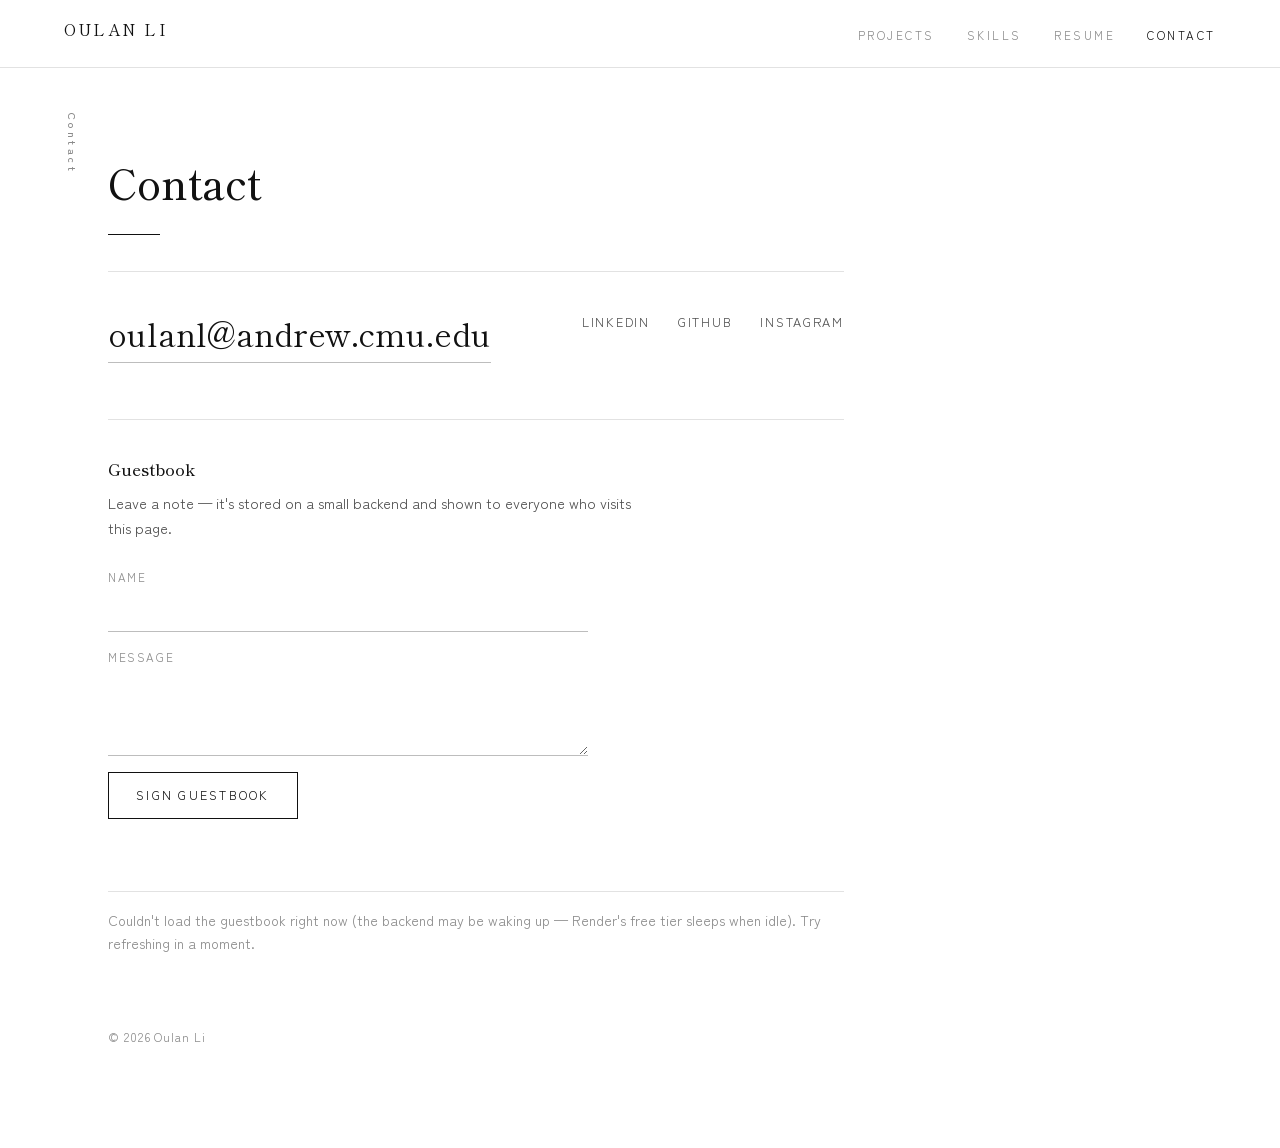
<file: contact.html>
<!DOCTYPE html>
<html lang="en">
<head>
<meta charset="UTF-8" />
<meta name="viewport" content="width=device-width, initial-scale=1.0" />
<title>Contact — Oulan Li</title>
<meta name="description" content="Get in touch with Oulan Li." />
<link rel="preconnect" href="https://fonts.googleapis.com">
<link rel="preconnect" href="https://fonts.gstatic.com" crossorigin>
<link href="https://fonts.googleapis.com/css2?family=Shippori+Mincho:wght@400;500;600;700&family=Zen+Kaku+Gothic+New:wght@300;400;500;700&display=swap" rel="stylesheet">
<link rel="stylesheet" href="style.css">
</head>
<body>
<a class="skip-link" href="#main">Skip to content</a>

<header class="nav-bar">
  <a class="brand" href="index.html">Oulan Li</a>
  <ul>
    <li><a href="projects.html">Projects</a></li>
    <li><a href="skills.html">Skills</a></li>
    <li><a href="resume.html">Resume</a></li>
    <li><a href="contact.html" class="is-active">Contact</a></li>
  </ul>
</header>

<main class="page-main" id="main">
  <section class="section">
    <span class="section-tag">Contact</span>
    <div class="section-inner">
      <h2 class="section-title">Contact</h2>
      <div class="section-rule"></div>

      <div class="contact-grid">
        <a class="contact-email" href="mailto:oulanl@andrew.cmu.edu">oulanl@andrew.cmu.edu</a>
        <ul class="socials">
          <li><a href="#">LinkedIn</a></li>
          <li><a href="#">GitHub</a></li>
          <li><a href="#">Instagram</a></li>
        </ul>
      </div>

      <div class="guestbook">
        <h3 class="guestbook-heading">Guestbook</h3>
        <p class="guestbook-desc">
          Leave a note — it's stored on a small backend and shown to everyone who visits this page.
        </p>

        <form id="guestbookForm" class="guestbook-form" novalidate>
          <div class="guestbook-field">
            <label for="gbName">Name</label>
            <input type="text" id="gbName" name="name" maxlength="60" required autocomplete="name" />
          </div>
          <div class="guestbook-field">
            <label for="gbMessage">Message</label>
            <textarea id="gbMessage" name="message" rows="3" maxlength="500" required></textarea>
          </div>
          <button type="submit" class="btn">Sign guestbook</button>
        </form>

        <p id="guestbookStatus" class="guestbook-status" role="status" aria-live="polite"></p>

        <ul id="guestbookList" class="guestbook-list" aria-label="Guestbook messages"></ul>
      </div>

      <p class="colophon">© <span id="year"></span> Oulan Li</p>
    </div>
  </section>
</main>

<script src="script.js"></script>
<script src="guestbook.js"></script>
</body>
</html>
</file>
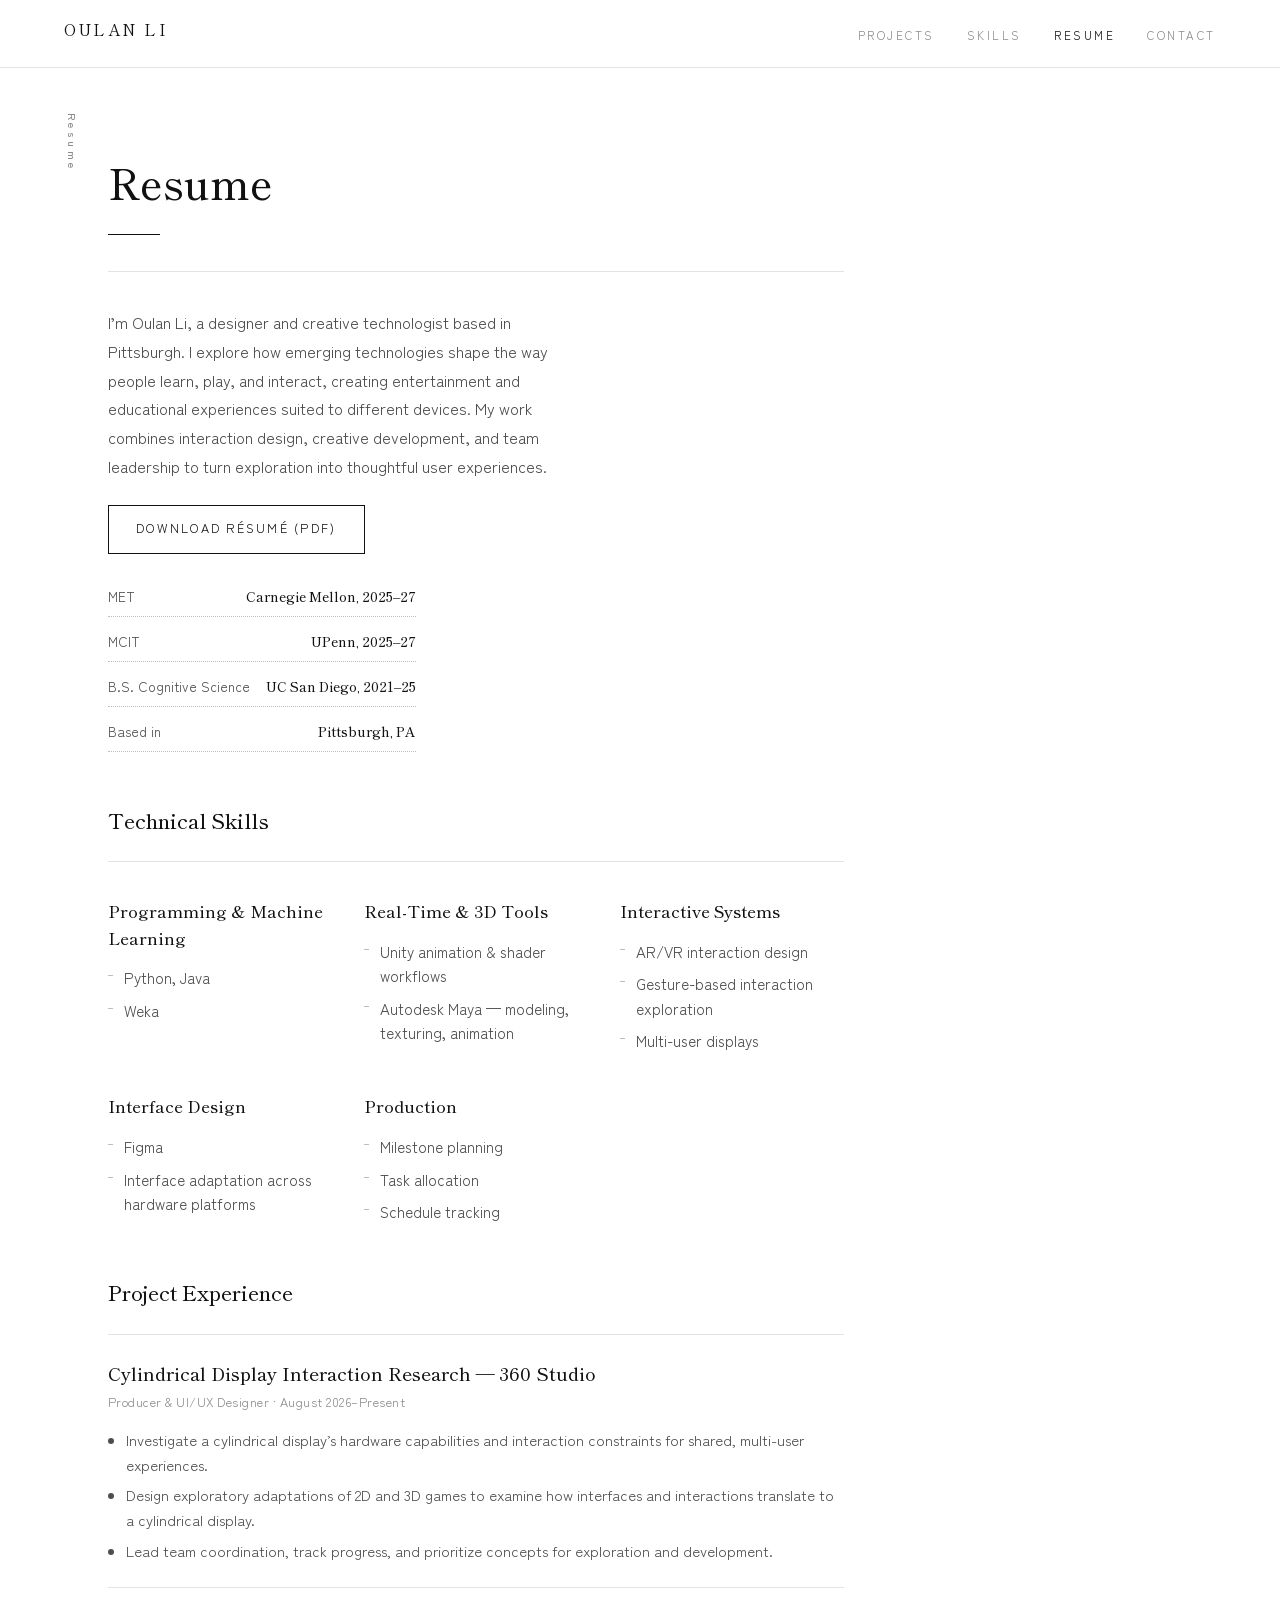
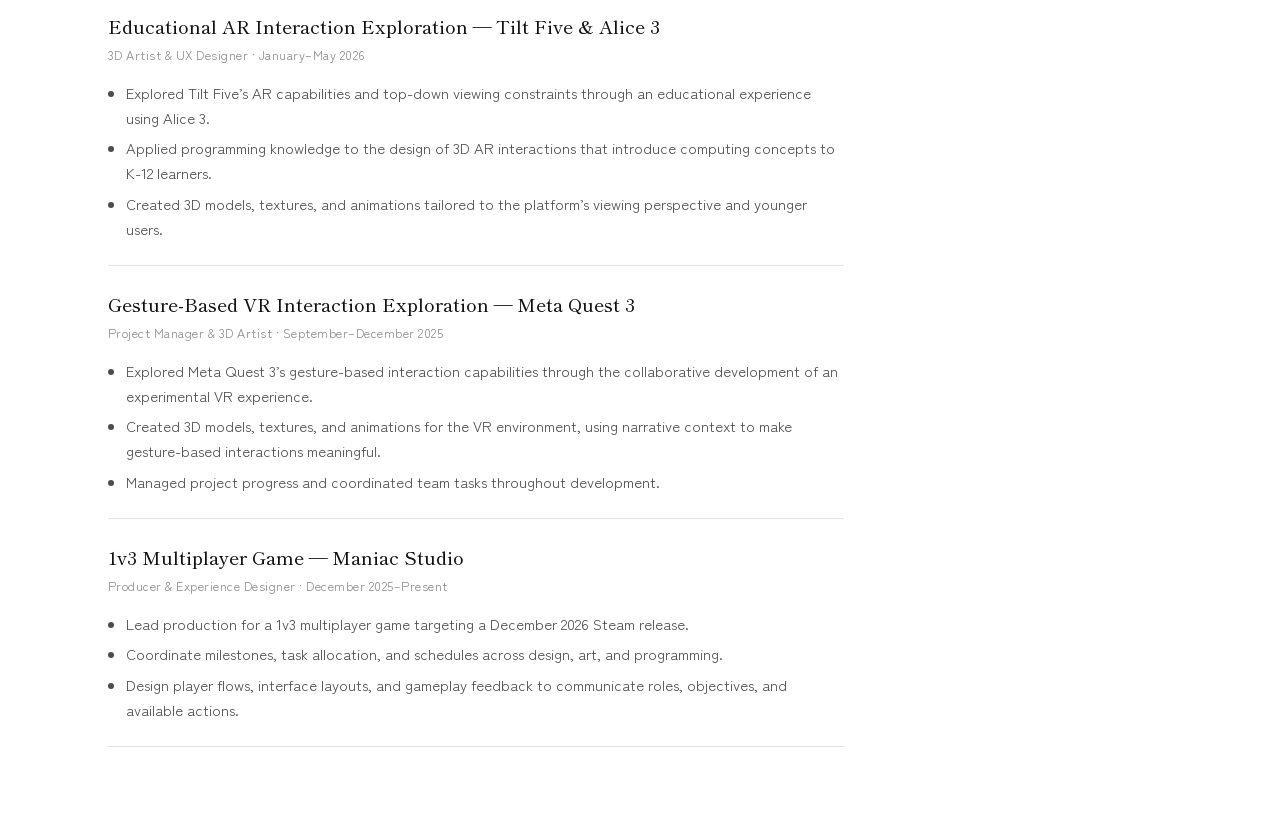
<file: resume.html>
<!DOCTYPE html>
<html lang="en">
<head>
<meta charset="UTF-8" />
<meta name="viewport" content="width=device-width, initial-scale=1.0" />
<title>Resume — Oulan Li</title>
<meta name="description" content="Education, technical skills, and project experience — Oulan Li, designer and creative technologist." />
<link rel="preconnect" href="https://fonts.googleapis.com">
<link rel="preconnect" href="https://fonts.gstatic.com" crossorigin>
<link href="https://fonts.googleapis.com/css2?family=Shippori+Mincho:wght@400;500;600;700&family=Zen+Kaku+Gothic+New:wght@300;400;500;700&display=swap" rel="stylesheet">
<link rel="stylesheet" href="style.css">
</head>
<body>
<a class="skip-link" href="#main">Skip to content</a>

<header class="nav-bar">
  <a class="brand" href="index.html">Oulan Li</a>
  <ul>
    <li><a href="projects.html">Projects</a></li>
    <li><a href="skills.html">Skills</a></li>
    <li><a href="resume.html" class="is-active">Resume</a></li>
    <li><a href="contact.html">Contact</a></li>
  </ul>
</header>

<main class="page-main" id="main">
  <section class="section">
    <span class="section-tag">Resume</span>
    <div class="section-inner">
      <h2 class="section-title">Resume</h2>
      <div class="section-rule"></div>

      <div class="resume-panel">
        <div class="resume-copy">
          <p>
            I&rsquo;m Oulan Li, a designer and creative technologist based in Pittsburgh.
            I explore how emerging technologies shape the way people learn, play, and
            interact, creating entertainment and educational experiences suited to
            different devices. My work combines interaction design, creative
            development, and team leadership to turn exploration into thoughtful
            user experiences.
          </p>
          <a class="btn" href="resume.pdf" download>Download résumé (PDF)</a>
        </div>
        <ul class="resume-highlights">
          <li><span>MET</span><strong>Carnegie Mellon, 2025&ndash;27</strong></li>
          <li><span>MCIT</span><strong>UPenn, 2025&ndash;27</strong></li>
          <li><span>B.S. Cognitive Science</span><strong>UC San Diego, 2021&ndash;25</strong></li>
          <li><span>Based in</span><strong>Pittsburgh, PA</strong></li>
        </ul>
      </div>

      <h3 class="resume-subhead">Technical Skills</h3>
      <div class="skills-grid">
        <div class="skill-group">
          <h3>Programming &amp; Machine Learning</h3>
          <ul>
            <li>Python, Java</li>
            <li>Weka</li>
          </ul>
        </div>
        <div class="skill-group">
          <h3>Real-Time &amp; 3D Tools</h3>
          <ul>
            <li>Unity animation &amp; shader workflows</li>
            <li>Autodesk Maya — modeling, texturing, animation</li>
          </ul>
        </div>
        <div class="skill-group">
          <h3>Interactive Systems</h3>
          <ul>
            <li>AR/VR interaction design</li>
            <li>Gesture-based interaction exploration</li>
            <li>Multi-user displays</li>
          </ul>
        </div>
        <div class="skill-group">
          <h3>Interface Design</h3>
          <ul>
            <li>Figma</li>
            <li>Interface adaptation across hardware platforms</li>
          </ul>
        </div>
        <div class="skill-group">
          <h3>Production</h3>
          <ul>
            <li>Milestone planning</li>
            <li>Task allocation</li>
            <li>Schedule tracking</li>
          </ul>
        </div>
      </div>

      <h3 class="resume-subhead">Project Experience</h3>
      <div class="exp-list">
        <div class="exp-entry">
          <h4>Cylindrical Display Interaction Research &mdash; 360 Studio</h4>
          <p class="exp-role">Producer &amp; UI/UX Designer &middot; August 2026&ndash;Present</p>
          <ul>
            <li>Investigate a cylindrical display&rsquo;s hardware capabilities and interaction constraints for shared, multi-user experiences.</li>
            <li>Design exploratory adaptations of 2D and 3D games to examine how interfaces and interactions translate to a cylindrical display.</li>
            <li>Lead team coordination, track progress, and prioritize concepts for exploration and development.</li>
          </ul>
        </div>
        <div class="exp-entry">
          <h4>Educational AR Interaction Exploration &mdash; Tilt Five &amp; Alice 3</h4>
          <p class="exp-role">3D Artist &amp; UX Designer &middot; January&ndash;May 2026</p>
          <ul>
            <li>Explored Tilt Five&rsquo;s AR capabilities and top-down viewing constraints through an educational experience using Alice 3.</li>
            <li>Applied programming knowledge to the design of 3D AR interactions that introduce computing concepts to K-12 learners.</li>
            <li>Created 3D models, textures, and animations tailored to the platform&rsquo;s viewing perspective and younger users.</li>
          </ul>
        </div>
        <div class="exp-entry">
          <h4>Gesture-Based VR Interaction Exploration &mdash; Meta Quest 3</h4>
          <p class="exp-role">Project Manager &amp; 3D Artist &middot; September&ndash;December 2025</p>
          <ul>
            <li>Explored Meta Quest 3&rsquo;s gesture-based interaction capabilities through the collaborative development of an experimental VR experience.</li>
            <li>Created 3D models, textures, and animations for the VR environment, using narrative context to make gesture-based interactions meaningful.</li>
            <li>Managed project progress and coordinated team tasks throughout development.</li>
          </ul>
        </div>
        <div class="exp-entry">
          <h4>1v3 Multiplayer Game &mdash; Maniac Studio</h4>
          <p class="exp-role">Producer &amp; Experience Designer &middot; December 2025&ndash;Present</p>
          <ul>
            <li>Lead production for a 1v3 multiplayer game targeting a December 2026 Steam release.</li>
            <li>Coordinate milestones, task allocation, and schedules across design, art, and programming.</li>
            <li>Design player flows, interface layouts, and gameplay feedback to communicate roles, objectives, and available actions.</li>
          </ul>
        </div>
      </div>
    </div>
  </section>
</main>

<script src="script.js"></script>
</body>
</html>
</file>
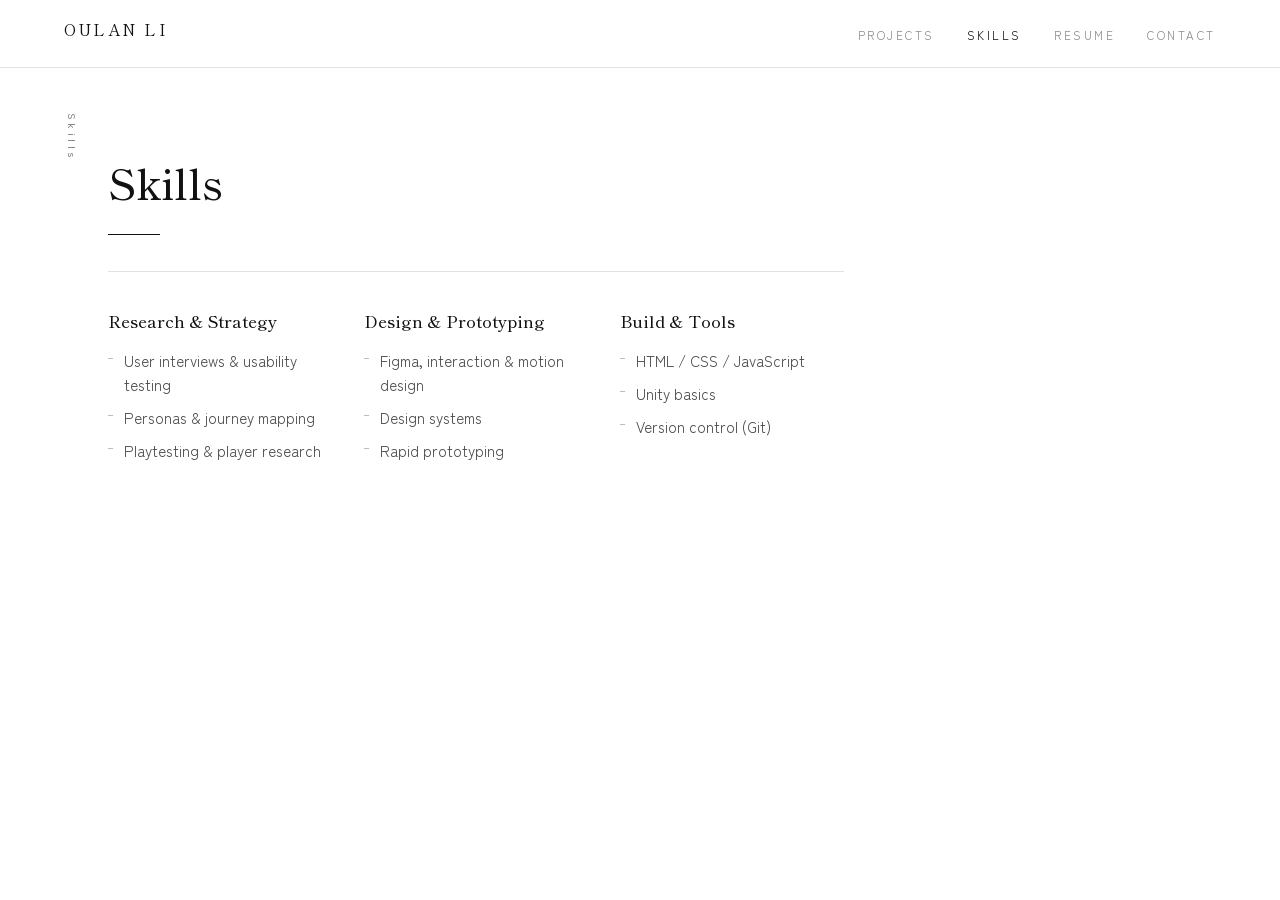
<file: skills.html>
<!DOCTYPE html>
<html lang="en">
<head>
<meta charset="UTF-8" />
<meta name="viewport" content="width=device-width, initial-scale=1.0" />
<title>Skills — Oulan Li</title>
<meta name="description" content="Research, design, and technical skills — Oulan Li." />
<link rel="preconnect" href="https://fonts.googleapis.com">
<link rel="preconnect" href="https://fonts.gstatic.com" crossorigin>
<link href="https://fonts.googleapis.com/css2?family=Shippori+Mincho:wght@400;500;600;700&family=Zen+Kaku+Gothic+New:wght@300;400;500;700&display=swap" rel="stylesheet">
<link rel="stylesheet" href="style.css">
</head>
<body>
<a class="skip-link" href="#main">Skip to content</a>

<header class="nav-bar">
  <a class="brand" href="index.html">Oulan Li</a>
  <ul>
    <li><a href="projects.html">Projects</a></li>
    <li><a href="skills.html" class="is-active">Skills</a></li>
    <li><a href="resume.html">Resume</a></li>
    <li><a href="contact.html">Contact</a></li>
  </ul>
</header>

<main class="page-main" id="main">
  <section class="section">
    <span class="section-tag">Skills</span>
    <div class="section-inner">
      <h2 class="section-title">Skills</h2>
      <div class="section-rule"></div>

      <div class="skills-grid">
        <div class="skill-group">
          <h3>Research &amp; Strategy</h3>
          <ul>
            <li>User interviews &amp; usability testing</li>
            <li>Personas &amp; journey mapping</li>
            <li>Playtesting &amp; player research</li>
          </ul>
        </div>
        <div class="skill-group">
          <h3>Design &amp; Prototyping</h3>
          <ul>
            <li>Figma, interaction &amp; motion design</li>
            <li>Design systems</li>
            <li>Rapid prototyping</li>
          </ul>
        </div>
        <div class="skill-group">
          <h3>Build &amp; Tools</h3>
          <ul>
            <li>HTML / CSS / JavaScript</li>
            <li>Unity basics</li>
            <li>Version control (Git)</li>
          </ul>
        </div>
      </div>
    </div>
  </section>
</main>

<script src="script.js"></script>
</body>
</html>
</file>
<file: style.css>
/* =========================================================
   Oulan Li — portfolio
   Visual system: quiet Japanese book-jacket editorial —
   pure white paper, black ink, straight lines, no other color.
   ========================================================= */

:root {
  --paper: #ffffff;
  --ink: #111111;
  --ink-soft: #4d4d4d;
  --ink-faint: #8a8a8a;
  --rule: #e2e2e2;
  --rule-strong: #bdbdbd;
  --select: rgba(17, 17, 17, 0.1);

  --font-display: "Shippori Mincho", "Noto Serif", serif;
  --font-body: "Zen Kaku Gothic New", "Hiragino Sans", sans-serif;

  --nav-h: 4.25rem;
  --edge: clamp(1.5rem, 5vw, 4.5rem);
}

@media (prefers-color-scheme: dark) {
  :root:not([data-theme="light"]) {
    --paper: #0a0a0a;
    --ink: #f5f5f5;
    --ink-soft: #b3b3b3;
    --ink-faint: #7a7a7a;
    --rule: #2a2a2a;
    --rule-strong: #3d3d3d;
    --select: rgba(245, 245, 245, 0.16);
  }
}

:root[data-theme="dark"] {
  --paper: #0a0a0a;
  --ink: #f5f5f5;
  --ink-soft: #b3b3b3;
  --ink-faint: #7a7a7a;
  --rule: #2a2a2a;
  --rule-strong: #3d3d3d;
  --select: rgba(245, 245, 245, 0.16);
}

* { box-sizing: border-box; }

html { scroll-behavior: smooth; }

@media (prefers-reduced-motion: reduce) {
  html { scroll-behavior: auto; }
  * { animation-duration: 0.01ms !important; transition-duration: 0.01ms !important; }
}

body {
  margin: 0;
  background: var(--paper);
  color: var(--ink);
  font-family: var(--font-body);
  font-size: 16px;
  line-height: 1.6;
}

a { color: inherit; }

::selection { background: var(--select); color: var(--ink); }

:focus-visible {
  outline: 2px solid var(--ink);
  outline-offset: 3px;
}

.skip-link {
  position: absolute;
  left: -999px;
  top: 0;
  background: var(--ink);
  color: var(--paper);
  padding: 0.6rem 1rem;
  z-index: 999;
}
.skip-link:focus { left: 1rem; top: 1rem; }

/* ---------------------------------------------------------
   Nav bar — thin, full-width, replaces the old side rail
   --------------------------------------------------------- */

.nav-bar {
  position: fixed;
  top: 0;
  left: 0;
  right: 0;
  height: var(--nav-h);
  display: flex;
  align-items: center;
  justify-content: space-between;
  gap: 1.5rem;
  padding: 0 var(--edge);
  border-bottom: 1px solid var(--rule);
  background: var(--paper);
  z-index: 40;
}

.nav-bar .brand {
  font-family: var(--font-display);
  font-size: 1rem;
  letter-spacing: 0.14em;
  text-decoration: none;
  color: var(--ink);
  flex: none;
}

.nav-bar ul {
  list-style: none;
  display: flex;
  gap: 2rem;
  margin: 0;
  padding: 0;
  overflow-x: auto;
  min-width: 0;
  -webkit-overflow-scrolling: touch;
}

.nav-bar li { flex: none; }

.nav-bar a {
  text-decoration: none;
  font-size: 0.72rem;
  letter-spacing: 0.22em;
  text-transform: uppercase;
  color: var(--ink-faint);
  white-space: nowrap;
  padding-bottom: 0.4rem;
  border-bottom: 1px solid transparent;
  transition: color 0.2s ease, border-color 0.2s ease;
}

.nav-bar a:hover,
.nav-bar a:focus-visible,
.nav-bar a.is-active {
  color: var(--ink);
  border-color: var(--ink);
}

/* ---------------------------------------------------------
   Hero — the entire homepage. No nav bar here on purpose:
   this single screen IS the site, and the "magnetic" items
   below double as the way in to every other page.
   --------------------------------------------------------- */

.hero-main {
  min-height: 100svh;
}

.hero {
  position: relative;
  min-height: 100svh;
  display: flex;
  align-items: center;
  justify-content: center;
  padding: 3.5rem var(--edge);
}

.hero-canvas-wrap {
  width: min(88vw, 1000px);
  margin: 0 auto;
}

/* hero-canvas keeps the same proportions as the design regardless
   of viewport size, so the scattered layout below always lands
   in roughly the same relative spots */
.hero-canvas {
  position: relative;
  width: 100%;
  aspect-ratio: 900 / 650;
}

.mag-item {
  position: absolute;
  will-change: transform;
}

.mag-tag {
  font-size: clamp(0.62rem, 0.85vw, 0.72rem);
  letter-spacing: 0.16em;
  text-transform: uppercase;
  color: var(--ink-faint);
}
#t1 { left: 10%; top: 23%; }
#t2 { left: 80%; top: 70.8%; }

.mag-name {
  left: 8.9%;
  top: 38.5%;
  font-family: var(--font-display);
  font-weight: 700;
  font-size: clamp(2.75rem, 7vw, 4.5rem);
  line-height: 1;
  margin: 0;
}

/* the one static element on the canvas — everything else drifts,
   this holds still so there's always something calm to read */
.mag-intro-text {
  position: absolute;
  left: 8.9%;
  top: 52%;
  width: 44%;
  min-width: 15rem;
  font-size: clamp(0.8rem, 1vw, 0.92rem);
  line-height: 1.6;
  color: var(--ink-soft);
  margin: 0;
}

/* mag-cat — the five section names, scattered across the canvas,
   standing in for the site's whole nav */
.mag-cat {
  display: inline-block;
  font-family: var(--font-display);
  font-weight: 500;
  font-size: clamp(1rem, 1.9vw, 1.4rem);
  text-decoration: none;
  color: var(--ink);
  border-bottom: 1px solid transparent;
  padding-bottom: 2px;
  transition: color 0.2s ease, border-color 0.2s ease;
}
.mag-cat:hover, .mag-cat:focus-visible {
  border-color: var(--ink);
}
.mag-cat.is-current {
  color: var(--ink-soft);
  border-color: var(--rule-strong);
}

#cIntro { left: 53.3%; top: 10.8%; }
#cSkills { left: 75.6%; top: 24.6%; }
#cProjects { left: 62.2%; top: 44.6%; }
#cResume { left: 71.1%; top: 58.5%; }
#cContact { left: 62.2%; top: 83.1%; }

/* Game links: small floating words that sit under the "HCI & Games" tag
   and drift toward the cursor like everything else. The padding is an
   invisible hit area so they are easy to click. */
.mag-game {
  display: inline-block;
  font-family: var(--font-display);
  font-weight: 500;
  font-size: clamp(0.78rem, 1.15vw, 0.95rem);
  color: var(--ink-soft);
  text-decoration: underline;
  text-decoration-color: transparent;
  text-decoration-thickness: 1px;
  text-underline-offset: 4px;
  padding: 0.6rem 0.75rem;
  white-space: nowrap;
  transition: color 0.2s ease, text-decoration-color 0.2s ease;
}
.mag-game:hover, .mag-game:focus-visible {
  color: var(--ink);
  text-decoration-color: var(--ink);
}
/* pixel-art game icons: 10x10 grids drawn as SVG, colored by the link text */
.pix {
  width: 20px;
  height: 20px;
  margin-right: 0.5em;
  vertical-align: -5px;
  transition: transform 0.12s steps(2);
}
a:hover .pix, a:focus-visible .pix { transform: translateY(-2px); }
@media (prefers-reduced-motion: reduce) {
  .pix { transition: none; }
  a:hover .pix, a:focus-visible .pix { transform: none; }
}
#cGame { left: 73%; top: 76%; }
#cGame2 { left: 82%; top: 85.5%; }

.hero-hint {
  margin: 1.5rem 0 0;
  font-size: 0.68rem;
  letter-spacing: 0.1em;
  color: var(--ink-faint);
}

.hero-mobile { display: none; }

@media (max-width: 860px) {
  .hero-canvas-wrap { display: none; }

  .hero { min-height: auto; padding: 3.5rem var(--edge) 3rem; }

  .hero-mobile {
    display: block;
    width: 100%;
    max-width: 28rem;
  }

  .hero-mobile-tag {
    font-size: 0.72rem;
    letter-spacing: 0.16em;
    text-transform: uppercase;
    color: var(--ink-faint);
    margin: 0 0 0.75rem;
  }

  .hero-mobile-name {
    font-family: var(--font-display);
    font-weight: 700;
    font-size: clamp(2.5rem, 12vw, 3.25rem);
    line-height: 1;
    margin: 0 0 1.25rem;
  }

  .hero-mobile-intro {
    font-size: 0.92rem;
    line-height: 1.7;
    color: var(--ink-soft);
    max-width: 26rem;
    margin: 0 0 2rem;
  }

  .hero-mobile-links {
    display: flex;
    flex-direction: column;
    gap: 0.85rem;
  }
  .hero-mobile-links a {
    font-family: var(--font-display);
    font-size: 1.05rem;
    text-decoration: none;
    color: var(--ink);
    border-bottom: 1px solid var(--rule);
    padding-bottom: 0.6rem;
  }
}

.btn {
  display: inline-flex;
  align-items: center;
  gap: 0.6rem;
  border: 1px solid var(--ink);
  padding: 0.85rem 1.7rem;
  font-size: 0.78rem;
  letter-spacing: 0.18em;
  text-transform: uppercase;
  text-decoration: none;
  color: var(--ink);
  transition: background 0.2s ease, color 0.2s ease;
}
.btn:hover, .btn:focus-visible {
  background: var(--ink);
  color: var(--paper);
}

/* ---------------------------------------------------------
   Shared section chrome (used on the inner pages)
   --------------------------------------------------------- */

.page-main {
  padding-top: var(--nav-h);
}

.section {
  position: relative;
  padding: clamp(3.5rem, 9vh, 6rem) var(--edge) clamp(4rem, 10vh, 7rem);
}

.section-tag {
  position: absolute;
  top: clamp(2rem, 5vh, 3rem);
  left: var(--edge);
  writing-mode: vertical-rl;
  font-size: 0.68rem;
  letter-spacing: 0.32em;
  color: var(--ink-faint);
  font-weight: 500;
}

.section-inner {
  margin-left: clamp(1.6rem, 4vw, 2.75rem);
  max-width: 46rem;
}

h2.section-title {
  font-family: var(--font-display);
  font-weight: 500;
  font-size: clamp(1.85rem, 3.6vw, 2.6rem);
  margin: 0 0 0.5rem;
}

.section-rule {
  width: 3.25rem;
  height: 1px;
  background: var(--ink);
  margin: 1.15rem 0 2.25rem;
}

.section-intro-text {
  color: var(--ink-soft);
  max-width: 42rem;
  margin: 0 0 2.5rem;
  line-height: 1.8;
}

/* ---- Projects: table-of-contents rhythm ---- */

.toc {
  border-top: 1px solid var(--rule);
}

.toc-row {
  display: flex;
  align-items: baseline;
  gap: 1.5rem;
  padding: 1.5rem 0;
  border-bottom: 1px solid var(--rule);
  text-decoration: none;
  color: var(--ink);
  position: relative;
  scroll-margin-top: 5.5rem;
}

.toc-row:hover .toc-title,
.toc-row:focus-visible .toc-title {
  text-decoration: underline;
  text-underline-offset: 4px;
  text-decoration-thickness: 1px;
}

.toc-mark {
  width: 1px;
  height: 1.4rem;
  background: var(--rule-strong);
  flex: none;
  transition: background 0.2s ease, width 0.2s ease;
}
.toc-row:hover .toc-mark,
.toc-row:focus-visible .toc-mark {
  background: var(--ink);
  width: 3px;
}

.toc-title {
  font-family: var(--font-display);
  font-size: 1.3rem;
  flex: 1 1 auto;
  min-width: 12rem;
  transition: color 0.2s ease;
}

.toc-meta {
  display: flex;
  gap: 1.5rem;
  font-size: 0.78rem;
  letter-spacing: 0.06em;
  color: var(--ink-faint);
  flex: none;
}

.toc-meta .year { font-variant-numeric: tabular-nums; }

/* Project thumbnails: grayscale to match the black-and-white system,
   full color when the row is hovered or focused. Rows with a thumbnail use
   a grid: picture on the left, title and tags on top, description below. */
.toc-row:has(.toc-shot) {
  display: grid;
  grid-template-columns: auto 12rem 1fr auto;
  grid-template-areas:
    "mark shot title meta"
    "mark shot desc  desc";
  grid-template-rows: auto 1fr;
  column-gap: 1.5rem;
  row-gap: 0.4rem;
  align-items: start;
}

.toc-row:has(.toc-shot) .toc-mark  { grid-area: mark; margin-top: 0.3rem; }
.toc-row:has(.toc-shot) .toc-shot  { grid-area: shot; }
.toc-row:has(.toc-shot) .toc-title { grid-area: title; min-width: 0; }
.toc-row:has(.toc-shot) .toc-meta  { grid-area: meta; padding-top: 0.45rem; }
.toc-row:has(.toc-shot) .toc-desc  { grid-area: desc; margin-top: 0; }

.toc-shot {
  display: block;
  width: 100%;
  height: auto;
  aspect-ratio: 16 / 10;
  object-fit: cover;
  border: 1px solid var(--rule);
  filter: grayscale(1);
  transition: filter 0.3s ease;
}

.toc-row:hover .toc-shot,
.toc-row:focus-visible .toc-shot { filter: none; }

@media (max-width: 720px) {
  .toc-row:has(.toc-shot) {
    grid-template-columns: 1fr auto;
    grid-template-areas:
      "shot  shot"
      "title meta"
      "desc  desc";
    grid-template-rows: auto;
    row-gap: 0.6rem;
  }
  .toc-row:has(.toc-shot) .toc-mark { display: none; }
  .toc-row:has(.toc-shot) .toc-shot { margin-bottom: 0.4rem; }
}

.toc-desc {
  flex-basis: 100%;
  color: var(--ink-soft);
  font-size: 0.95rem;
  margin-top: 0.35rem;
  max-width: 38rem;
}

/* ---- Skills ---- */

.skills-grid {
  display: grid;
  grid-template-columns: repeat(auto-fit, minmax(14rem, 1fr));
  gap: 2.5rem 2rem;
  border-top: 1px solid var(--rule);
  padding-top: 2.25rem;
}

.skill-group h3 {
  font-family: var(--font-display);
  font-weight: 500;
  font-size: 1.05rem;
  margin: 0 0 0.9rem;
  color: var(--ink);
}

.skill-group ul {
  list-style: none;
  margin: 0;
  padding: 0;
  display: flex;
  flex-direction: column;
  gap: 0.55rem;
}

.skill-group li {
  font-size: 0.94rem;
  color: var(--ink-soft);
  padding-left: 1rem;
  position: relative;
}

.skill-group li::before {
  content: "";
  position: absolute;
  left: 0;
  top: 0.6em;
  width: 5px;
  height: 1px;
  background: var(--rule-strong);
}

/* ---- Resume ---- */

.resume-panel {
  display: flex;
  flex-wrap: wrap;
  gap: 2rem 3rem;
  align-items: flex-start;
  border-top: 1px solid var(--rule);
  padding-top: 2.25rem;
}

.resume-copy { max-width: 30rem; }
.resume-copy p { color: var(--ink-soft); margin: 0 0 1.5rem; line-height: 1.8; }

.resume-highlights {
  list-style: none;
  margin: 0;
  padding: 0;
  display: flex;
  flex-direction: column;
  gap: 0.9rem;
  min-width: 14rem;
}

.resume-highlights li {
  display: flex;
  justify-content: space-between;
  gap: 1rem;
  font-size: 0.85rem;
  border-bottom: 1px dotted var(--rule-strong);
  padding-bottom: 0.5rem;
  color: var(--ink-soft);
}
.resume-highlights strong {
  color: var(--ink);
  font-weight: 500;
  font-family: var(--font-display);
}

/* ---- Resume: Technical Skills / Project Experience ---- */

.resume-subhead {
  font-family: var(--font-display);
  font-weight: 500;
  font-size: 1.3rem;
  margin: 3.25rem 0 1.5rem;
}

.exp-list {
  border-top: 1px solid var(--rule);
}

.exp-entry {
  padding: 1.5rem 0;
  border-bottom: 1px solid var(--rule);
}

.exp-entry h4 {
  font-family: var(--font-display);
  font-weight: 500;
  font-size: 1.15rem;
  margin: 0 0 0.3rem;
}

.exp-role {
  font-size: 0.78rem;
  letter-spacing: 0.04em;
  color: var(--ink-faint);
  margin: 0 0 0.85rem;
}

.exp-entry ul {
  margin: 0;
  padding-left: 1.1rem;
  color: var(--ink-soft);
  font-size: 0.92rem;
  line-height: 1.7;
}
.exp-entry li { margin-bottom: 0.35rem; }
.exp-entry li:last-child { margin-bottom: 0; }

/* ---- Contact ---- */

.contact-grid {
  display: flex;
  flex-wrap: wrap;
  justify-content: space-between;
  gap: 2.5rem;
  border-top: 1px solid var(--rule);
  padding-top: 2.25rem;
}

.contact-email {
  font-family: var(--font-display);
  font-size: clamp(1.4rem, 3vw, 2rem);
  text-decoration: none;
  border-bottom: 1px solid var(--rule-strong);
  padding-bottom: 0.2rem;
  transition: border-color 0.2s ease;
}
.contact-email:hover, .contact-email:focus-visible {
  border-color: var(--ink);
}

.socials {
  list-style: none;
  display: flex;
  gap: 1.75rem;
  margin: 0;
  padding: 0;
}

.socials a {
  text-decoration: none;
  font-size: 0.78rem;
  letter-spacing: 0.14em;
  text-transform: uppercase;
  color: var(--ink-soft);
  border-bottom: 1px solid transparent;
  padding-bottom: 0.15rem;
  transition: color 0.2s ease, border-color 0.2s ease;
}
.socials a:hover, .socials a:focus-visible {
  color: var(--ink);
  border-color: var(--ink);
}

.colophon {
  margin-top: 3.5rem;
  font-size: 0.72rem;
  letter-spacing: 0.08em;
  color: var(--ink-faint);
}

/* ---- Guestbook (HW4: talks to a Flask backend on Render) ---- */

.guestbook {
  margin-top: 3.5rem;
  border-top: 1px solid var(--rule);
  padding-top: 2.25rem;
}

.guestbook-heading {
  font-family: var(--font-display);
  font-weight: 500;
  font-size: 1.05rem;
  margin: 0 0 0.5rem;
}

.guestbook-desc {
  color: var(--ink-soft);
  font-size: 0.9rem;
  line-height: 1.7;
  margin: 0 0 1.75rem;
  max-width: 34rem;
}

.guestbook-form {
  display: flex;
  flex-direction: column;
  gap: 1rem;
  max-width: 30rem;
  margin-bottom: 2rem;
}

.guestbook-field {
  display: flex;
  flex-direction: column;
  gap: 0.4rem;
}

.guestbook-field label {
  font-size: 0.72rem;
  letter-spacing: 0.14em;
  text-transform: uppercase;
  color: var(--ink-faint);
}

.guestbook-field input,
.guestbook-field textarea {
  font-family: var(--font-body);
  font-size: 0.95rem;
  color: var(--ink);
  background: var(--paper);
  border: none;
  border-bottom: 1px solid var(--rule-strong);
  padding: 0.5rem 0.1rem;
  resize: vertical;
}

.guestbook-field input:focus-visible,
.guestbook-field textarea:focus-visible {
  outline: none;
  border-color: var(--ink);
}

.guestbook-form .btn {
  align-self: flex-start;
  background: transparent;
  cursor: pointer;
  font-family: inherit;
}

.guestbook-status {
  font-size: 0.82rem;
  min-height: 1.2em;
  margin: -0.25rem 0 1.75rem;
}

.guestbook-status[data-state="error"] { color: #b23b3b; }
.guestbook-status[data-state="ok"] { color: var(--ink-soft); }

.guestbook-list {
  list-style: none;
  margin: 0;
  padding: 0;
  border-top: 1px solid var(--rule);
}

.guestbook-entry {
  padding: 1.1rem 0;
  border-bottom: 1px solid var(--rule);
}

.guestbook-entry-head {
  display: flex;
  justify-content: space-between;
  gap: 1rem;
  margin-bottom: 0.3rem;
}

.guestbook-entry-name {
  font-family: var(--font-display);
  font-size: 0.95rem;
  color: var(--ink);
}

.guestbook-entry-time {
  font-size: 0.72rem;
  letter-spacing: 0.06em;
  color: var(--ink-faint);
  white-space: nowrap;
}

.guestbook-entry-message {
  color: var(--ink-soft);
  font-size: 0.92rem;
  line-height: 1.65;
  margin: 0;
  overflow-wrap: anywhere;
}

.guestbook-empty {
  color: var(--ink-faint);
  font-size: 0.88rem;
  padding: 1.1rem 0;
}

/* ---------------------------------------------------------
   Small screens
   --------------------------------------------------------- */

@media (max-width: 760px) {
  .nav-bar { padding: 0 var(--edge); gap: 1rem; }
  .nav-bar .brand { flex: none; }
  .nav-bar ul { gap: 1.35rem; padding-right: 0.5rem; }

  .section-tag {
    position: static;
    writing-mode: horizontal-tb;
    display: block;
    margin-bottom: 1.5rem;
  }
  .section-inner { margin-left: 0; }
}

/* link to a project's source code, under the Projects list */
.project-code {
  margin: 1.75rem 0 0;
  font-size: 0.85rem;
  line-height: 1.7;
  color: var(--ink-soft);
}
.project-code a {
  text-decoration: underline;
  text-underline-offset: 3px;
}
</file>
